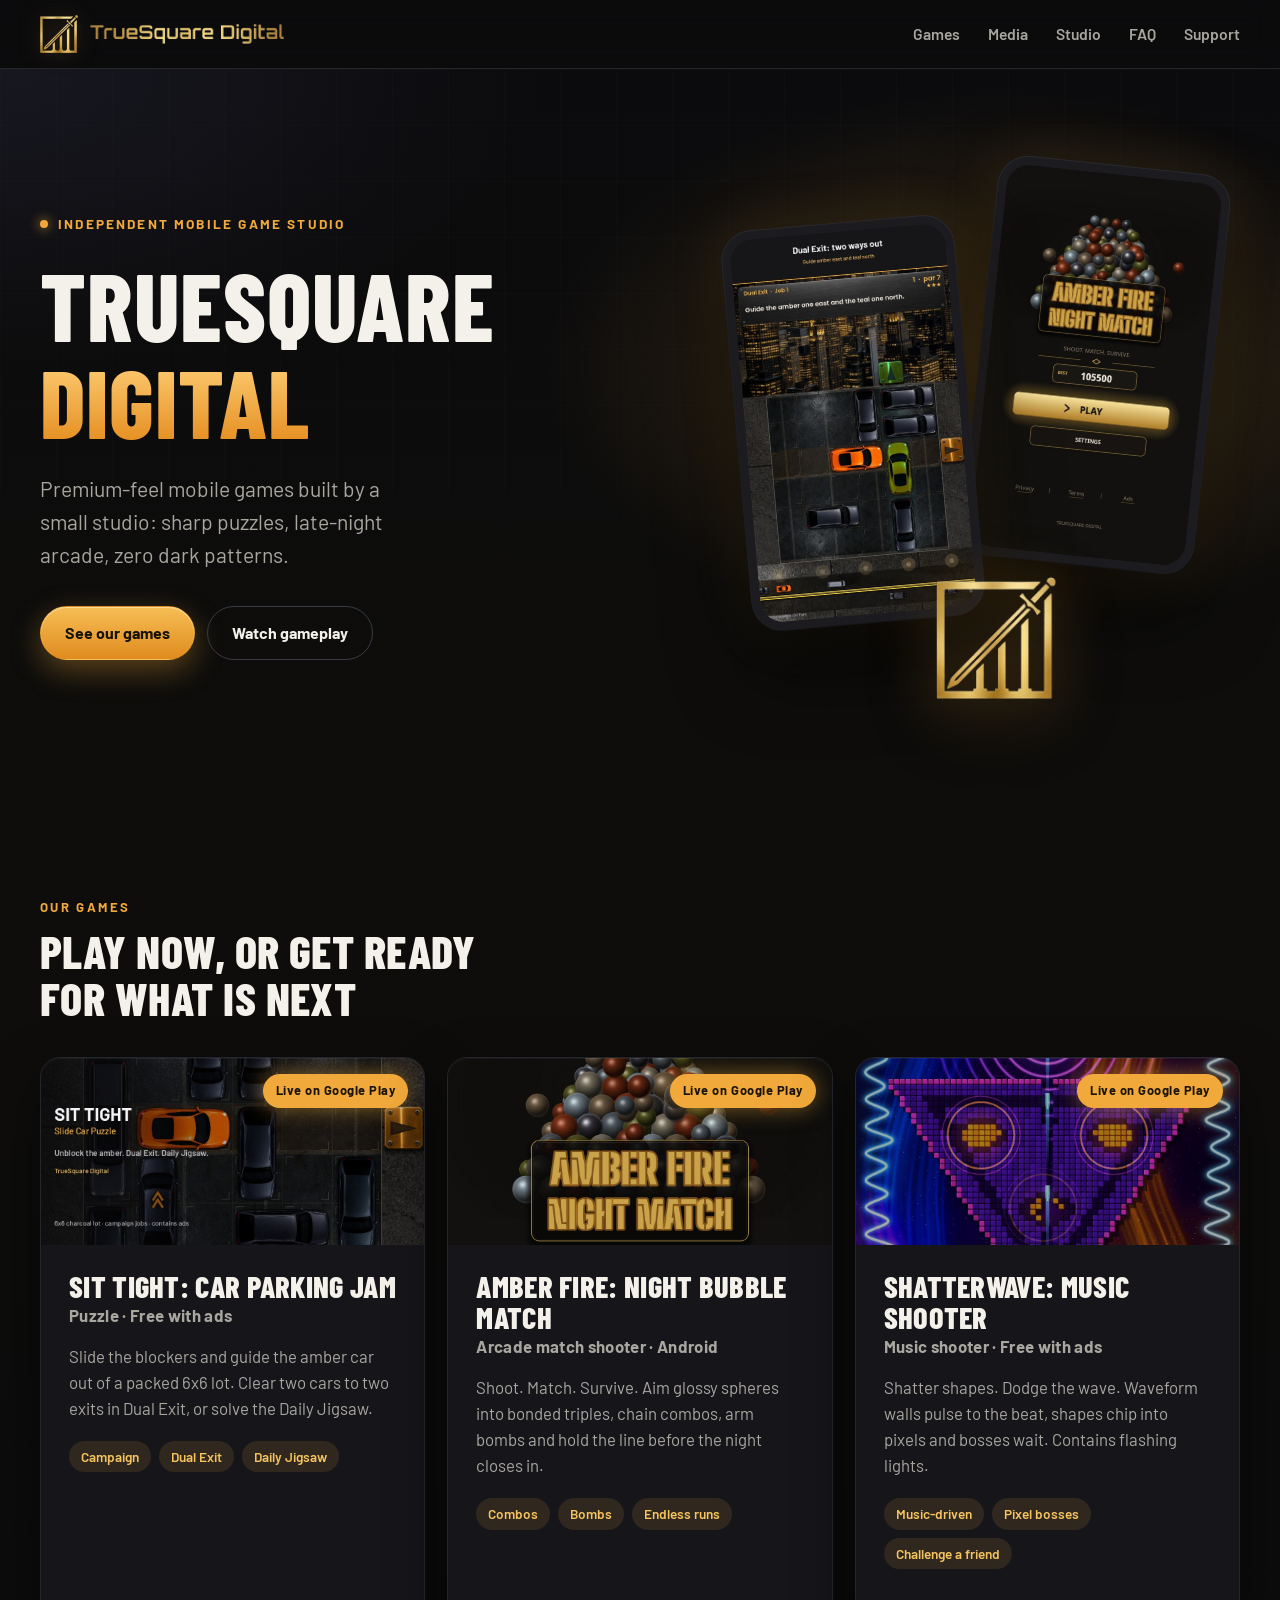
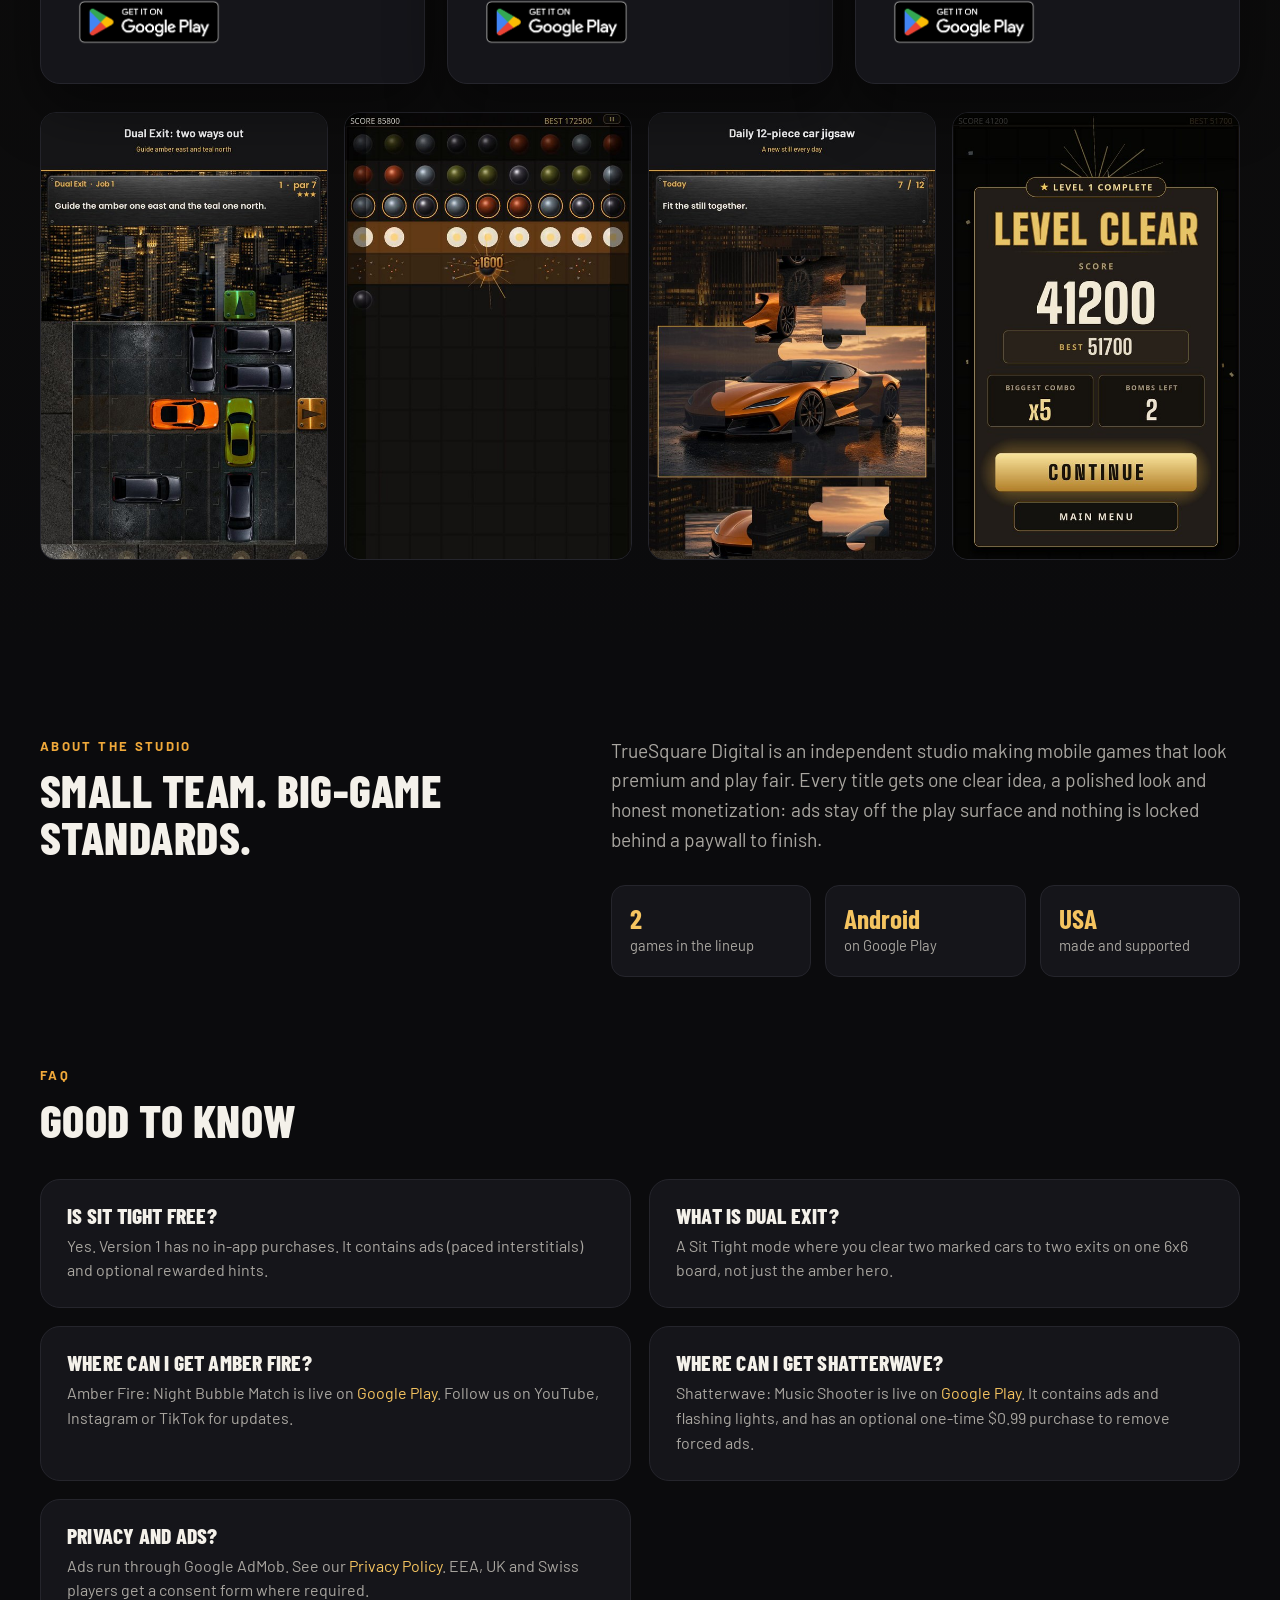
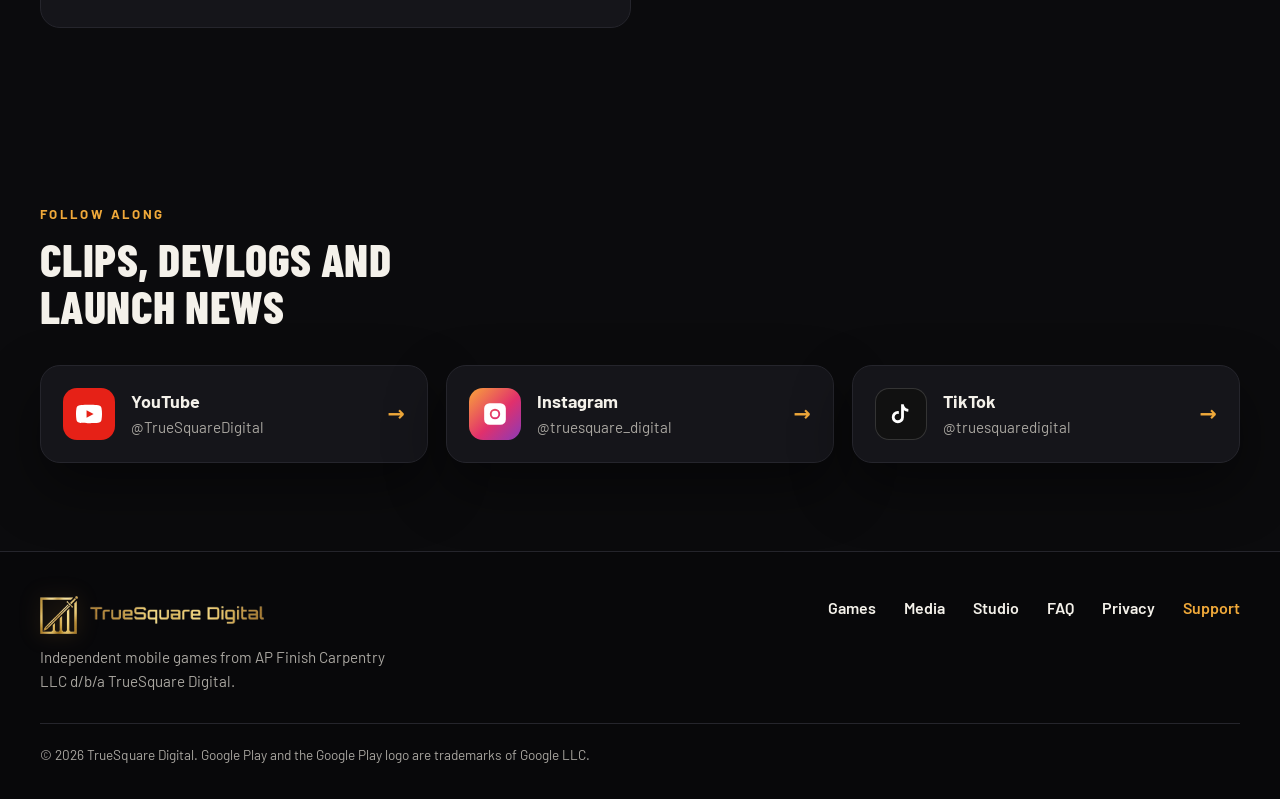
<file: index.html>
<!DOCTYPE html>
<html lang="en">
<head>
<meta charset="utf-8">
<meta name="viewport" content="width=device-width, initial-scale=1">
<title>TrueSquare Digital | Mobile game studio</title>
<meta name="description" content="TrueSquare Digital is an independent mobile game studio. Play Sit Tight: Car Parking Jam, Amber Fire: Night Bubble Match, and Shatterwave: Music Shooter on Google Play.">
<meta name="theme-color" content="#0b0b0d">
<link rel="icon" type="image/png" href="/assets/favicon.png">
<link rel="canonical" href="https://www.truesquaredigital.com/">
<meta property="og:title" content="TrueSquare Digital | Mobile game studio">
<meta property="og:description" content="Independent mobile game studio. Sit Tight: Car Parking Jam, Amber Fire: Night Bubble Match, and Shatterwave: Music Shooter are live on Google Play.">
<meta property="og:type" content="website">
<meta property="og:url" content="https://www.truesquaredigital.com/">
<meta property="og:image" content="https://www.truesquaredigital.com/assets/sittight-og.jpg">
<meta name="twitter:card" content="summary_large_image">
<link rel="preconnect" href="https://fonts.googleapis.com">
<link rel="preconnect" href="https://fonts.gstatic.com" crossorigin>
<link href="https://fonts.googleapis.com/css2?family=Barlow:wght@500;600;700;800&family=Barlow+Condensed:wght@700;800&display=swap" rel="stylesheet">
<link rel="stylesheet" href="/studio.css">
</head>
<body class="A studio-home">
<header class="site-header">
  <div class="wrap nav">
    <a class="brand brand-logo" href="/" aria-label="TrueSquare Digital home"><img class="logo-mark" src="/assets/tsq-logo-mark.png" width="38" height="39" alt=""><img class="logo-word" src="/assets/tsq-wordmark.png" width="450" height="47" alt="TrueSquare Digital"></a>
    <nav class="nav-links" aria-label="Primary">
      <a href="/games/">Games</a>
      <a href="/media/">Media</a>
      <a href="/#studio">Studio</a>
      <a href="/#faq">FAQ</a>
      <a href="/support/">Support</a>
    </nav>
  </div>
</header>

<main>
  <section class="hero">
    <div class="wrap hero-grid">
      <div class="hero-copy">
        <p class="kicker"><span class="dot"></span>Independent mobile game studio</p>
        <h1>TrueSquare <span class="accent">Digital</span></h1>
        <p class="pitch">Premium-feel mobile games built by a small studio: sharp puzzles, late-night arcade, zero dark patterns.</p>
        <div class="hero-cta">
          <a class="btn btn-primary" href="/#games">See our games</a>
          <a class="btn btn-ghost" href="https://www.youtube.com/@TrueSquareDigital" rel="noopener" target="_blank">Watch gameplay</a>
        </div>
      </div>
      <div class="hero-art" aria-hidden="true">
        <div class="phone phone-back"><img src="/assets/amber-title.jpg" alt=""></div>
        <div class="phone phone-front"><img src="/assets/sittight-shot-dual.jpg" alt=""></div>
        <img class="hero-cube hero-logo" src="/assets/tsq-logo-mark.png" width="251" height="256" alt="">
      </div>
    </div>
  </section>

  <section class="section" id="games">
    <div class="wrap">
      <div class="section-head">
        <p class="eyebrow">Our games</p>
        <h2>Play now, or get ready for what is next</h2>
      </div>
      <div class="games-grid three">
        <article class="game-card">
          <div class="game-media">
            <img src="/assets/sittight-feature.jpg" width="1024" height="500" alt="Sit Tight: Car Parking Jam key art, amber car on a night parking lot">
            <span class="status status-live">Live on Google Play</span>
          </div>
          <div class="game-body">
            <h3>Sit Tight: Car Parking Jam</h3>
            <p class="genre">Puzzle · Free with ads</p>
            <p>Slide the blockers and guide the amber car out of a packed 6x6 lot. Clear two cars to two exits in Dual Exit, or solve the Daily Jigsaw.</p>
            <ul class="tags"><li>Campaign</li><li>Dual Exit</li><li>Daily Jigsaw</li></ul>
            <div class="game-cta">
              <a class="play-badge" href="https://play.google.com/store/apps/details?id=com.truesquare.sittight&referrer=utm_source%3Dwebsite%26utm_medium%3Dweb%26utm_campaign%3Dtsq_organic" rel="noopener" target="_blank"><img src="/assets/google-play-badge.png" width="646" height="250" alt="Get it on Google Play"></a>
            </div>
          </div>
        </article>

        <article class="game-card">
          <div class="game-media">
            <img src="/assets/amber-wide.jpg" width="1080" height="700" alt="Amber Fire: Night Bubble Match title screen, a pyramid of glossy spheres">
            <span class="status status-live">Live on Google Play</span>
          </div>
          <div class="game-body">
            <h3>Amber Fire: Night Bubble Match</h3>
            <p class="genre">Arcade match shooter · Android</p>
            <p>Shoot. Match. Survive. Aim glossy spheres into bonded triples, chain combos, arm bombs and hold the line before the night closes in.</p>
            <ul class="tags"><li>Combos</li><li>Bombs</li><li>Endless runs</li></ul>
            <div class="game-cta">
              <a class="play-badge" href="https://play.google.com/store/apps/details?id=com.truesquare.amberfire&referrer=utm_source%3Dwebsite%26utm_medium%3Dweb%26utm_campaign%3Dtsq_organic" rel="noopener" target="_blank"><img src="/assets/google-play-badge.png" width="646" height="250" alt="Get Amber Fire on Google Play"></a>
            </div>
          </div>
        </article>

        <!-- Launch 2026-11-19 (0.1.8). Merge only when the Play listing is live. -->
        <article class="game-card">
          <div class="game-media">
            <img src="/assets/shatterwave-card.jpg" width="1024" height="500" alt="Shatterwave: Music Shooter, a pixel boss above glowing waveform walls">
            <span class="status status-live">Live on Google Play</span>
          </div>
          <div class="game-body">
            <h3>Shatterwave: Music Shooter</h3>
            <p class="genre">Music shooter · Free with ads</p>
            <p>Shatter shapes. Dodge the wave. Waveform walls pulse to the beat, shapes chip into pixels and bosses wait. Contains flashing lights.</p>
            <ul class="tags"><li>Music-driven</li><li>Pixel bosses</li><li>Challenge a friend</li></ul>
            <div class="game-cta">
              <a class="play-badge" href="https://play.google.com/store/apps/details?id=com.truesquare.shatterwave&referrer=utm_source%3Dwebsite%26utm_medium%3Dweb%26utm_campaign%3Dtsq_organic" rel="noopener" target="_blank"><img src="/assets/google-play-badge.png" width="646" height="250" alt="Get Shatterwave on Google Play"></a>
            </div>
          </div>
        </article>
      </div>
      <div class="strip">
        <img src="/assets/sittight-shot-dual.jpg" alt="Sit Tight Dual Exit screen">
        <img src="/assets/amber-carpet.jpg" alt="Amber Fire in-game board">
        <img src="/assets/sittight-shot-jigsaw.jpg" alt="Sit Tight Daily Jigsaw screen">
        <img src="/assets/amber-clear.jpg" alt="Amber Fire level clear screen">
      </div>
    </div>
  </section>

  <section class="section" id="studio">
    <div class="wrap about-grid">
      <div>
        <p class="eyebrow">About the studio</p>
        <h2>Small team. Big-game standards.</h2>
      </div>
      <div class="about-copy">
        <p>TrueSquare Digital is an independent studio making mobile games that look premium and play fair. Every title gets one clear idea, a polished look and honest monetization: ads stay off the play surface and nothing is locked behind a paywall to finish.</p>
        <ul class="facts">
          <li><strong>2</strong><span>games in the lineup</span></li>
          <li><strong>Android</strong><span>on Google Play</span></li>
          <li><strong>USA</strong><span>made and supported</span></li>
        </ul>
      </div>
    </div>
  </section>

  <section class="section" id="faq">
    <div class="wrap">
      <div class="section-head">
        <p class="eyebrow">FAQ</p>
        <h2>Good to know</h2>
      </div>
      <div class="faq-grid">
        <article class="faq"><h3>Is Sit Tight free?</h3><p>Yes. Version 1 has no in-app purchases. It contains ads (paced interstitials) and optional rewarded hints.</p></article>
        <article class="faq"><h3>What is Dual Exit?</h3><p>A Sit Tight mode where you clear two marked cars to two exits on one 6x6 board, not just the amber hero.</p></article>
        <article class="faq"><h3>Where can I get Amber Fire?</h3><p>Amber Fire: Night Bubble Match is live on <a href="https://play.google.com/store/apps/details?id=com.truesquare.amberfire&referrer=utm_source%3Dwebsite%26utm_medium%3Dweb%26utm_campaign%3Dtsq_organic" rel="noopener" target="_blank">Google Play</a>. Follow us on YouTube, Instagram or TikTok for updates.</p></article>
        <article class="faq"><h3>Where can I get Shatterwave?</h3><p>Shatterwave: Music Shooter is live on <a href="https://play.google.com/store/apps/details?id=com.truesquare.shatterwave&referrer=utm_source%3Dwebsite%26utm_medium%3Dweb%26utm_campaign%3Dtsq_organic" rel="noopener" target="_blank">Google Play</a>. It contains ads and flashing lights, and has an optional one-time $0.99 purchase to remove forced ads.</p></article>
        <article class="faq"><h3>Privacy and ads?</h3><p>Ads run through Google AdMob. See our <a href="/privacy-policy/">Privacy Policy</a>. EEA, UK and Swiss players get a consent form where required.</p></article>
      </div>
    </div>
  </section>

  <section class="section" id="follow">
    <div class="wrap">
      <div class="section-head">
        <p class="eyebrow">Follow along</p>
        <h2>Clips, devlogs and launch news</h2>
      </div>
      <div class="socials">
        <a class="social-card" href="https://www.youtube.com/@TrueSquareDigital" rel="noopener" target="_blank">
          <span class="s-icon yt"><svg viewBox="0 0 24 24"><path d="M23.5 6.2a3 3 0 0 0-2.1-2.1C19.5 3.5 12 3.5 12 3.5s-7.5 0-9.4.6A3 3 0 0 0 .5 6.2 31.5 31.5 0 0 0 0 12a31.5 31.5 0 0 0 .5 5.8 3 3 0 0 0 2.1 2.1c1.9.6 9.4.6 9.4.6s7.5 0 9.4-.6a3 3 0 0 0 2.1-2.1A31.5 31.5 0 0 0 24 12a31.5 31.5 0 0 0-.5-5.8zM9.75 15.5v-7l6.5 3.5-6.5 3.5z"/></svg></span>
          <span class="s-text"><strong>YouTube</strong><span>@TrueSquareDigital</span></span><span class="arrow">→</span>
        </a>
        <a class="social-card" href="https://www.instagram.com/truesquare_digital/" rel="noopener" target="_blank">
          <span class="s-icon ig"><svg viewBox="0 0 24 24"><path d="M7 2h10a5 5 0 0 1 5 5v10a5 5 0 0 1-5 5H7a5 5 0 0 1-5-5V7a5 5 0 0 1 5-5zm5 5.2A4.8 4.8 0 1 0 16.8 12 4.8 4.8 0 0 0 12 7.2zm0 7.9A3.1 3.1 0 1 1 15.1 12 3.1 3.1 0 0 1 12 15.1zm6.2-8.9a1.15 1.15 0 1 1-1.15-1.15A1.15 1.15 0 0 1 18.2 6.2z"/></svg></span>
          <span class="s-text"><strong>Instagram</strong><span>@truesquare_digital</span></span><span class="arrow">→</span>
        </a>
        <a class="social-card" href="https://www.tiktok.com/@truesquaredigital" rel="noopener" target="_blank">
          <span class="s-icon tt"><svg viewBox="0 0 24 24"><path d="M14.5 3c.4 2.4 1.9 4.1 4.3 4.4v2.4c-1.5.1-2.9-.4-4.1-1.3v6.4a5.6 5.6 0 1 1-5.6-5.6c.3 0 .6 0 .9.1v2.6a3 3 0 1 0 2.1 2.9V3h2.4z"/></svg></span>
          <span class="s-text"><strong>TikTok</strong><span>@truesquaredigital</span></span><span class="arrow">→</span>
        </a>
      </div>
    </div>
  </section>
</main>

<footer class="site-footer">
  <div class="wrap footer-grid">
    <div class="f-brand">
      <a class="brand brand-logo" href="/" aria-label="TrueSquare Digital home"><img class="logo-mark" src="/assets/tsq-logo-mark.png" width="38" height="39" alt=""><img class="logo-word" src="/assets/tsq-wordmark.png" width="450" height="47" alt="TrueSquare Digital"></a>
      <p>Independent mobile games from AP Finish Carpentry LLC d/b/a TrueSquare Digital.</p>
    </div>
    <nav class="f-links" aria-label="Footer">
      <a href="/games/">Games</a>
      <a href="/media/">Media</a>
      <a href="/#studio">Studio</a>
      <a href="/#faq">FAQ</a>
      <a href="/privacy-policy/">Privacy</a>
      <a href="/support/">Support</a>
    </nav>
  </div>
  <div class="wrap f-legal">© 2026 TrueSquare Digital. Google Play and the Google Play logo are trademarks of Google LLC.</div>
</footer>
</body>
</html>
</file>
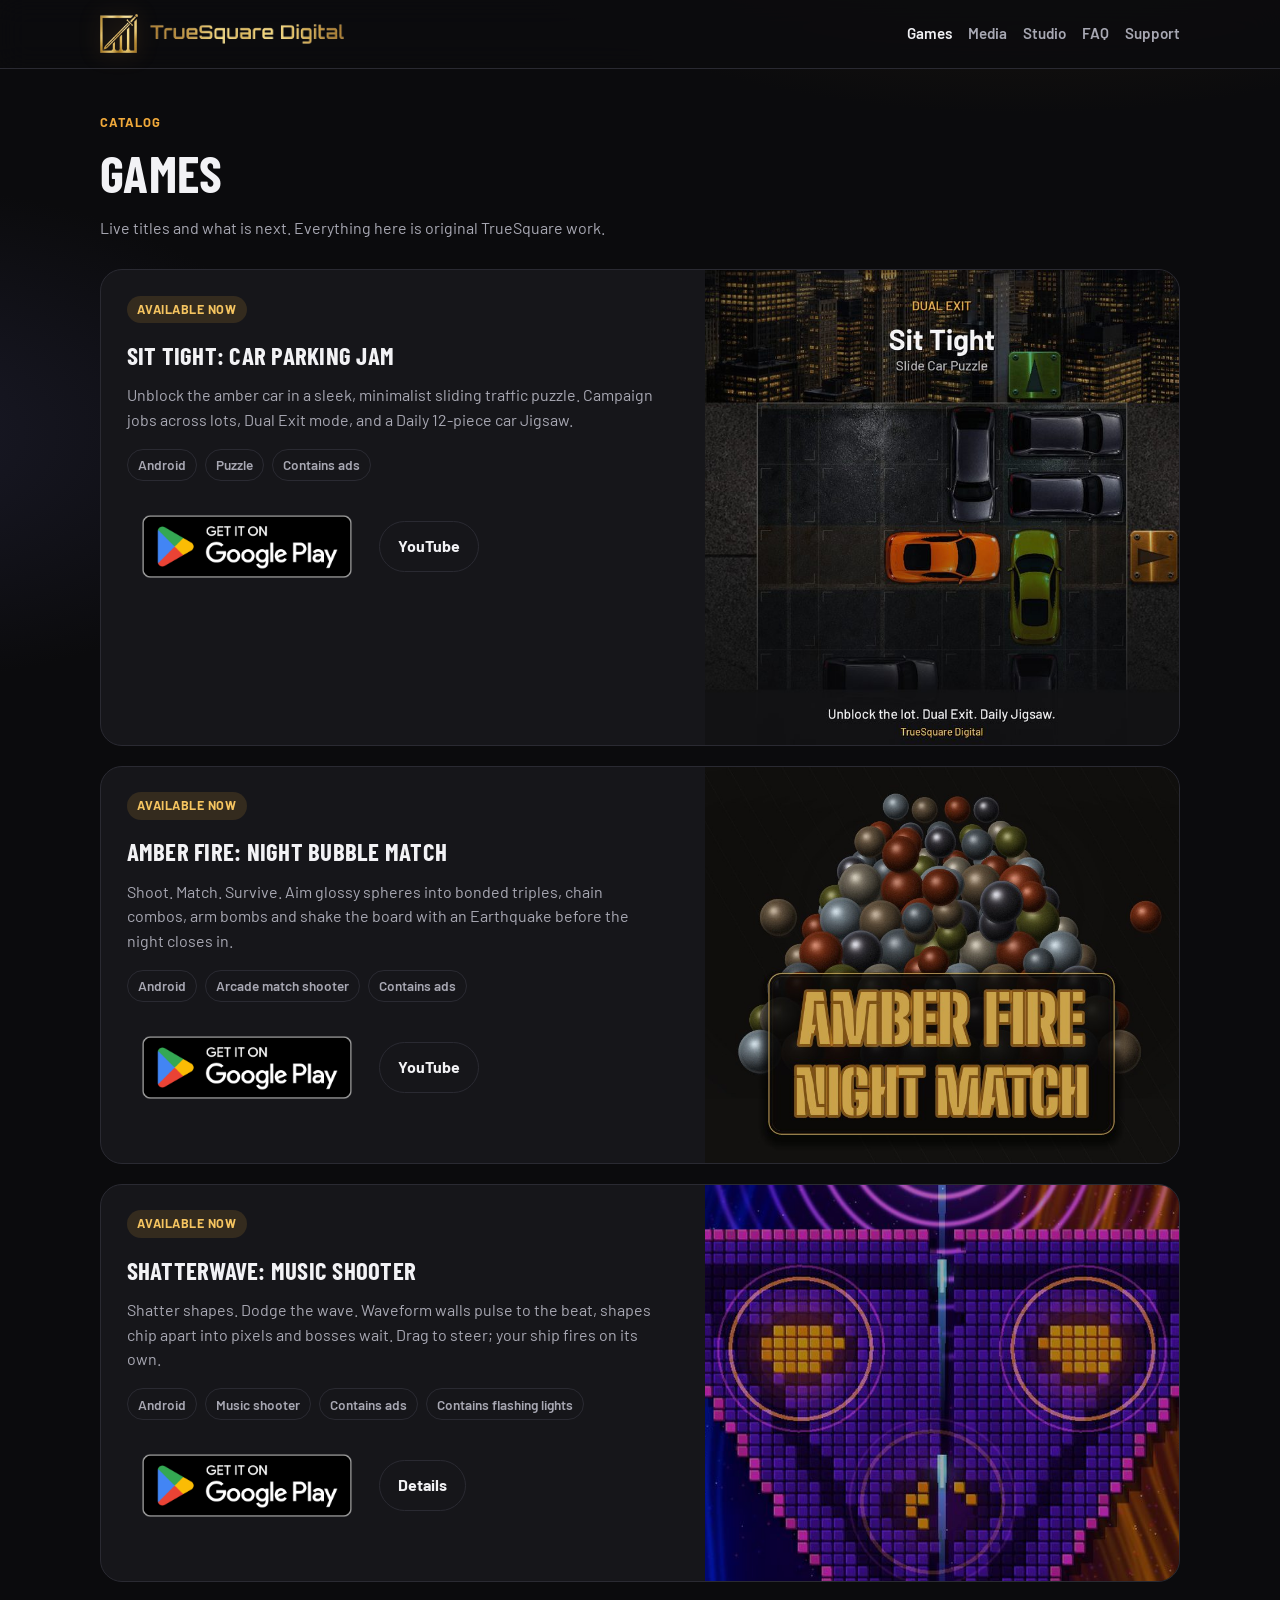
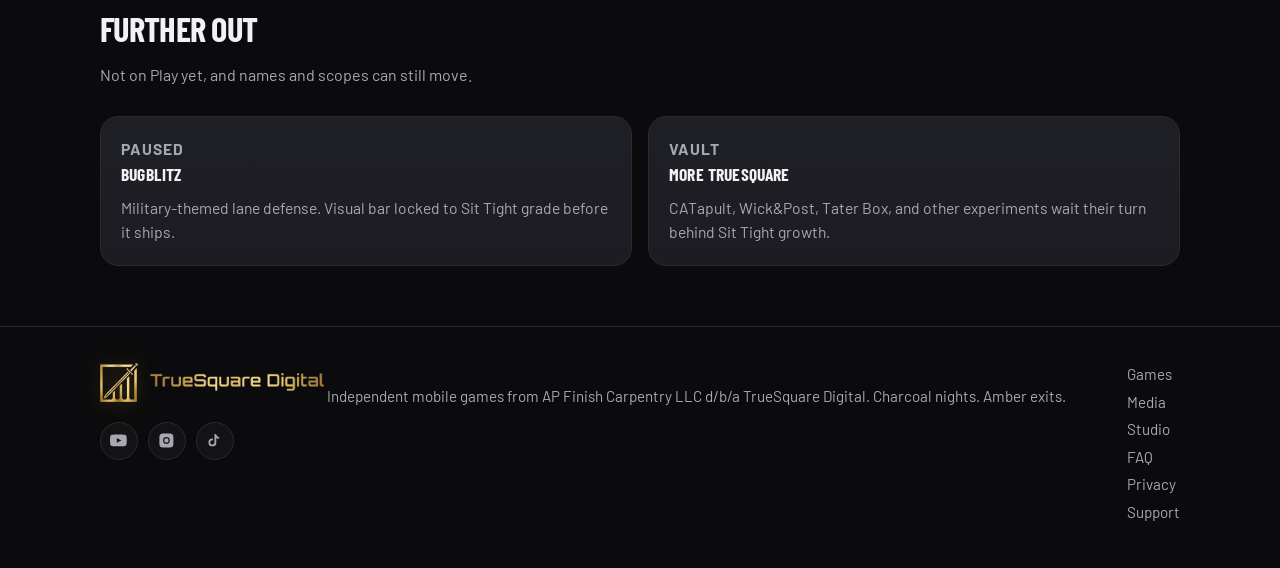
<file: games/index.html>
<!DOCTYPE html>
<html lang="en">
<head>
<meta charset="utf-8">
<meta name="viewport" content="width=device-width, initial-scale=1">
<title>Games | TrueSquare Digital</title>
<meta name="description" content="Sit Tight: Car Parking Jam is live. Amber Fire: Night Bubble Match is live too. Shatterwave: Music Shooter is live too.">
<meta name="theme-color" content="#0b0b0d">
<link rel="icon" type="image/png" href="/assets/favicon.png">
<link rel="canonical" href="https://www.truesquaredigital.com/games/">
<meta property="og:title" content="Games | TrueSquare Digital">
<meta property="og:description" content="Sit Tight: Car Parking Jam is live. Amber Fire: Night Bubble Match is live too. Shatterwave: Music Shooter is live too.">
<meta property="og:type" content="website">
<meta property="og:url" content="https://www.truesquaredigital.com/games/">
<meta property="og:image" content="https://www.truesquaredigital.com/assets/sittight-og.jpg">
<meta name="twitter:card" content="summary_large_image">
<link rel="preconnect" href="https://fonts.googleapis.com">
<link rel="preconnect" href="https://fonts.gstatic.com" crossorigin>
<link href="https://fonts.googleapis.com/css2?family=Barlow:wght@500;600;700;800&family=Barlow+Condensed:wght@700;800&display=swap" rel="stylesheet">
<link rel="stylesheet" href="/styles.css">
</head>
<body>
<header class="site-header">
  <div class="wrap nav">
    <a class="brand brand-logo" href="/" aria-label="TrueSquare Digital home"><img class="brand-mark logo-mark" src="/assets/tsq-logo-mark.png" width="38" height="39" alt=""><img class="logo-word" src="/assets/tsq-wordmark.png" width="450" height="47" alt="TrueSquare Digital"></a>
    <nav class="nav-links" aria-label="Primary">
      <a href="/games/" aria-current="page">Games</a>
      <a href="/media/">Media</a>
      <a href="/#studio">Studio</a>
      <a href="/#faq">FAQ</a>
      <a href="/support/">Support</a>
    </nav>
  </div>
</header>
<main class="wrap section">
  <p class="kicker">Catalog</p>
  <h1>Games</h1>
  <p class="section-intro">Live titles and what is next. Everything here is original TrueSquare work.</p>

  <article class="game-feature" style="margin-bottom:1.25rem">
    <div class="game-copy">
      <span class="pill">Available now</span>
      <h3>Sit Tight: Car Parking Jam</h3>
      <p class="game-meta">Unblock the amber car in a sleek, minimalist sliding traffic puzzle. Campaign jobs across lots, Dual Exit mode, and a Daily 12-piece car Jigsaw.</p>
      <div class="tags">
        <span class="tag">Android</span>
        <span class="tag">Puzzle</span>
        <span class="tag">Contains ads</span>
      </div>
      <div class="hero-cta">
        <a class="play-badge" href="https://play.google.com/store/apps/details?id=com.truesquare.sittight&referrer=utm_source%3Dwebsite%26utm_medium%3Dweb%26utm_campaign%3Dtsq_organic" rel="noopener" target="_blank"><img src="/assets/google-play-badge.png" width="240" height="93" alt="Get it on Google Play"></a>
        <a class="btn btn-ghost" href="https://www.youtube.com/@TrueSquareDigital" rel="noopener" target="_blank">YouTube</a>
      </div>
    </div>
    <div class="game-media">
      <img src="/assets/sittight-card.jpg" alt="Sit Tight Dual Exit board">
    </div>
  </article>

  <article class="game-feature" style="margin-bottom:1.25rem">
    <div class="game-copy">
      <span class="pill">Available now</span>
      <h3>Amber Fire: Night Bubble Match</h3>
      <p class="game-meta">Shoot. Match. Survive. Aim glossy spheres into bonded triples, chain combos, arm bombs and shake the board with an Earthquake before the night closes in.</p>
      <div class="tags">
        <span class="tag">Android</span>
        <span class="tag">Arcade match shooter</span>
        <span class="tag">Contains ads</span>
      </div>
      <div class="hero-cta">
        <a class="play-badge" href="https://play.google.com/store/apps/details?id=com.truesquare.amberfire&referrer=utm_source%3Dwebsite%26utm_medium%3Dweb%26utm_campaign%3Dtsq_organic" rel="noopener" target="_blank"><img src="/assets/google-play-badge.png" width="240" height="93" alt="Get Amber Fire on Google Play"></a>
        <a class="btn btn-ghost" href="https://www.youtube.com/@TrueSquareDigital" rel="noopener" target="_blank">YouTube</a>
      </div>
    </div>
    <div class="game-media">
      <img src="/assets/amber-wide.jpg" width="1080" height="700" alt="Amber Fire: Night Bubble Match title screen, a pyramid of glossy spheres">
    </div>
  </article>

  <!-- Launch 2026-11-19 (0.1.8). Merge only when the Play listing is live, or the badge link will 404. -->
  <article class="game-feature" style="margin-bottom:1.25rem" id="shatterwave">
    <div class="game-copy">
      <span class="pill">Available now</span>
      <h3>Shatterwave: Music Shooter</h3>
      <p class="game-meta">Shatter shapes. Dodge the wave. Waveform walls pulse to the beat, shapes chip apart into pixels and bosses wait. Drag to steer; your ship fires on its own.</p>
      <div class="tags">
        <span class="tag">Android</span>
        <span class="tag">Music shooter</span>
        <span class="tag">Contains ads</span>
        <span class="tag">Contains flashing lights</span>
      </div>
      <div class="hero-cta">
        <a class="play-badge" href="https://play.google.com/store/apps/details?id=com.truesquare.shatterwave&referrer=utm_source%3Dwebsite%26utm_medium%3Dweb%26utm_campaign%3Dtsq_organic" rel="noopener" target="_blank"><img src="/assets/google-play-badge.png" width="240" height="93" alt="Get Shatterwave on Google Play"></a>
        <a class="btn btn-ghost" href="/games/shatterwave/">Details</a>
      </div>
    </div>
    <div class="game-media">
      <img src="/assets/shatterwave-card.jpg" width="1024" height="500" alt="Shatterwave: Music Shooter, a pixel boss above glowing waveform walls">
    </div>
  </article>

  <h2>Further out</h2>
  <p class="section-intro">Not on Play yet, and names and scopes can still move.</p>
  <div class="coming">
    <article class="card"><p class="muted-label">Paused</p><h3>BugBlitz</h3><p>Military-themed lane defense. Visual bar locked to Sit Tight grade before it ships.</p></article>
    <article class="card"><p class="muted-label">Vault</p><h3>More TrueSquare</h3><p>CATapult, Wick&amp;Post, Tater Box, and other experiments wait their turn behind Sit Tight growth.</p></article>
  </div>
</main>
<footer class="site-footer">
  <div class="wrap footer-grid">
    <div>
      <a class="brand brand-logo footer-logo" href="/" aria-label="TrueSquare Digital home"><img class="logo-mark" src="/assets/tsq-logo-mark.png" width="38" height="39" alt=""><img class="logo-word" src="/assets/tsq-wordmark.png" width="450" height="47" alt="TrueSquare Digital"></a>
      Independent mobile games from AP Finish Carpentry LLC d/b/a TrueSquare Digital.
      Charcoal nights. Amber exits.
      <div class="social-row" aria-label="Social links">
        <a class="social" href="https://www.youtube.com/@TrueSquareDigital" rel="noopener" target="_blank" title="YouTube" aria-label="YouTube">
          <svg viewBox="0 0 24 24" aria-hidden="true"><path d="M23.5 6.2a3 3 0 0 0-2.1-2.1C19.5 3.5 12 3.5 12 3.5s-7.5 0-9.4.6A3 3 0 0 0 .5 6.2 31.5 31.5 0 0 0 0 12a31.5 31.5 0 0 0 .5 5.8 3 3 0 0 0 2.1 2.1c1.9.6 9.4.6 9.4.6s7.5 0 9.4-.6a3 3 0 0 0 2.1-2.1A31.5 31.5 0 0 0 24 12a31.5 31.5 0 0 0-.5-5.8zM9.75 15.5v-7l6.5 3.5-6.5 3.5z"/></svg>
        </a>
        <a class="social" href="https://www.instagram.com/truesquare_digital/" rel="noopener" target="_blank" title="Instagram" aria-label="Instagram">
          <svg viewBox="0 0 24 24" aria-hidden="true"><path d="M7 2h10a5 5 0 0 1 5 5v10a5 5 0 0 1-5 5H7a5 5 0 0 1-5-5V7a5 5 0 0 1 5-5zm5 5.2A4.8 4.8 0 1 0 16.8 12 4.8 4.8 0 0 0 12 7.2zm0 7.9A3.1 3.1 0 1 1 15.1 12 3.1 3.1 0 0 1 12 15.1zm6.2-8.9a1.15 1.15 0 1 1-1.15-1.15A1.15 1.15 0 0 1 18.2 6.2z"/></svg>
        </a>
        <a class="social" href="https://www.tiktok.com/@truesquaredigital" rel="noopener" target="_blank" title="TikTok" aria-label="TikTok">
          <svg viewBox="0 0 24 24" aria-hidden="true"><path d="M14.5 3c.4 2.4 1.9 4.1 4.3 4.4v2.4c-1.5.1-2.9-.4-4.1-1.3v6.4a5.6 5.6 0 1 1-5.6-5.6c.3 0 .6 0 .9.1v2.6a3 3 0 1 0 2.1 2.9V3h2.4z"/></svg>
        </a>
      </div>
    </div>
    <nav aria-label="Footer">
      <a href="/games/">Games</a>
      <a href="/media/">Media</a>
      <a href="/#studio">Studio</a>
      <a href="/#faq">FAQ</a>
      <a href="/privacy-policy/">Privacy</a>
      <a href="/support/">Support</a>
    </nav>
  </div>
</footer>
</body>
</html>
</file>
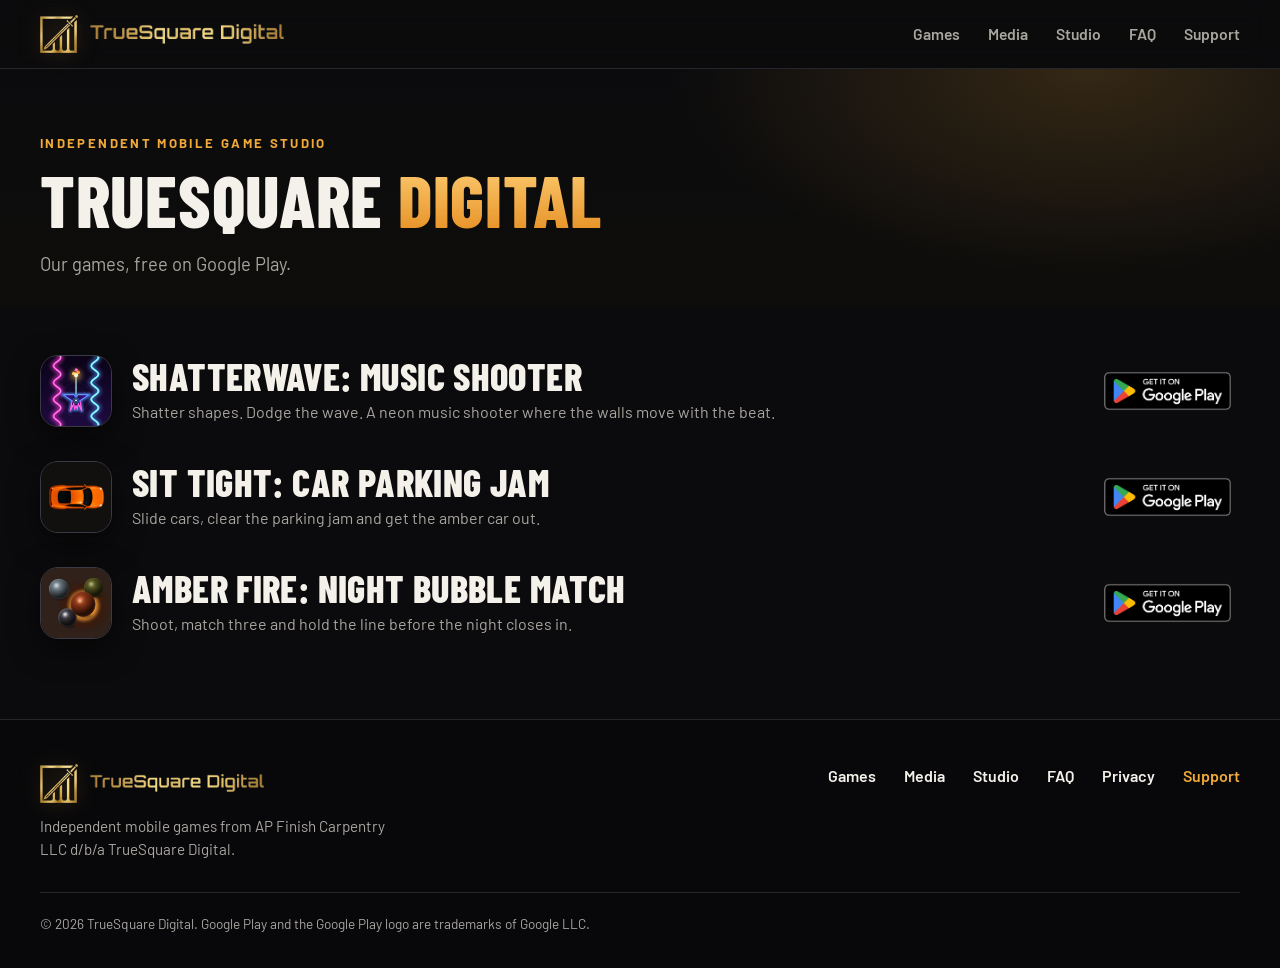
<file: ig/index.html>
<!DOCTYPE html>
<html lang="en">
<head>
<meta charset="utf-8">
<meta name="viewport" content="width=device-width, initial-scale=1">
<title>TrueSquare Digital | Instagram</title>
<meta name="description" content="Play Shatterwave, Sit Tight: Car Parking Jam and Amber Fire: Night Bubble Match from TrueSquare Digital, free on Google Play.">
<meta name="robots" content="noindex">
<meta name="theme-color" content="#0b0b0d">
<link rel="icon" type="image/png" href="/assets/favicon.png">
<meta property="og:title" content="TrueSquare Digital | Instagram">
<meta property="og:description" content="Play Shatterwave, Sit Tight: Car Parking Jam and Amber Fire: Night Bubble Match from TrueSquare Digital, free on Google Play.">
<meta property="og:type" content="website">
<meta property="og:url" content="https://www.truesquaredigital.com/ig/">
<meta property="og:image" content="https://www.truesquaredigital.com/assets/sittight-og.jpg">
<meta name="twitter:card" content="summary_large_image">
<link rel="preconnect" href="https://fonts.googleapis.com">
<link rel="preconnect" href="https://fonts.gstatic.com" crossorigin>
<link href="https://fonts.googleapis.com/css2?family=Barlow:wght@500;600;700;800&family=Barlow+Condensed:wght@700;800&display=swap" rel="stylesheet">
<link rel="stylesheet" href="/studio.css">
<link rel="stylesheet" href="/media/media.css">
</head>
<body class="A">
<header class="site-header">
  <div class="wrap nav">
    <a class="brand brand-logo" href="/" aria-label="TrueSquare Digital home"><img class="logo-mark" src="/assets/tsq-logo-mark.png" width="38" height="39" alt=""><img class="logo-word" src="/assets/tsq-wordmark.png" width="450" height="47" alt="TrueSquare Digital"></a>
    <nav class="nav-links" aria-label="Primary">
      <a href="/games/">Games</a>
      <a href="/media/">Media</a>
      <a href="/#studio">Studio</a>
      <a href="/#faq">FAQ</a>
      <a href="/support/">Support</a>
    </nav>
  </div>
</header>
<main>
<section class="media-head"><div class="wrap">
  <p class="eyebrow">Independent mobile game studio</p>
  <h1>TrueSquare <span class="accent">Digital</span></h1>
  <p class="lede">Our games, free on Google Play.</p>
</div></section>
<section class="clip-section">
<div class="wrap game-bar"><img class="g-icon" src="/assets/shatterwave-icon.png" alt=""><div class="g-text"><h2>Shatterwave: Music Shooter</h2><p>Shatter shapes. Dodge the wave. A neon music shooter where the walls move with the beat.</p></div><a class="play-badge" href="https://play.google.com/store/apps/details?id=com.truesquare.shatterwave&referrer=utm_source%3Dinstagram%26utm_medium%3Dsocial%26utm_campaign%3Dtsq_organic" rel="noopener" target="_blank"><img src="/assets/google-play-badge.png" width="646" height="250" alt="Get it on Google Play"></a></div>
<div class="wrap game-bar"><img class="g-icon" src="/assets/sittight-icon.png" alt=""><div class="g-text"><h2>Sit Tight: Car Parking Jam</h2><p>Slide cars, clear the parking jam and get the amber car out.</p></div><a class="play-badge" href="https://play.google.com/store/apps/details?id=com.truesquare.sittight&referrer=utm_source%3Dinstagram%26utm_medium%3Dsocial%26utm_campaign%3Dtsq_organic" rel="noopener" target="_blank"><img src="/assets/google-play-badge.png" width="646" height="250" alt="Get it on Google Play"></a></div>
<div class="wrap game-bar"><img class="g-icon" src="/assets/amber-icon.png" alt=""><div class="g-text"><h2>Amber Fire: Night Bubble Match</h2><p>Shoot, match three and hold the line before the night closes in.</p></div><a class="play-badge" href="https://play.google.com/store/apps/details?id=com.truesquare.amberfire&referrer=utm_source%3Dinstagram%26utm_medium%3Dsocial%26utm_campaign%3Dtsq_organic" rel="noopener" target="_blank"><img src="/assets/google-play-badge.png" width="646" height="250" alt="Get it on Google Play"></a></div>
</section>
</main>
<footer class="site-footer">
  <div class="wrap footer-grid">
    <div class="f-brand">
      <a class="brand brand-logo" href="/" aria-label="TrueSquare Digital home"><img class="logo-mark" src="/assets/tsq-logo-mark.png" width="38" height="39" alt=""><img class="logo-word" src="/assets/tsq-wordmark.png" width="450" height="47" alt="TrueSquare Digital"></a>
      <p>Independent mobile games from AP Finish Carpentry LLC d/b/a TrueSquare Digital.</p>
    </div>
    <nav class="f-links" aria-label="Footer">
      <a href="/games/">Games</a>
      <a href="/media/">Media</a>
      <a href="/#studio">Studio</a>
      <a href="/#faq">FAQ</a>
      <a href="/privacy-policy/">Privacy</a>
      <a href="/support/">Support</a>
    </nav>
  </div>
  <div class="wrap f-legal">© 2026 TrueSquare Digital. Google Play and the Google Play logo are trademarks of Google LLC.</div>
</footer>
</body>
</html>
</file>
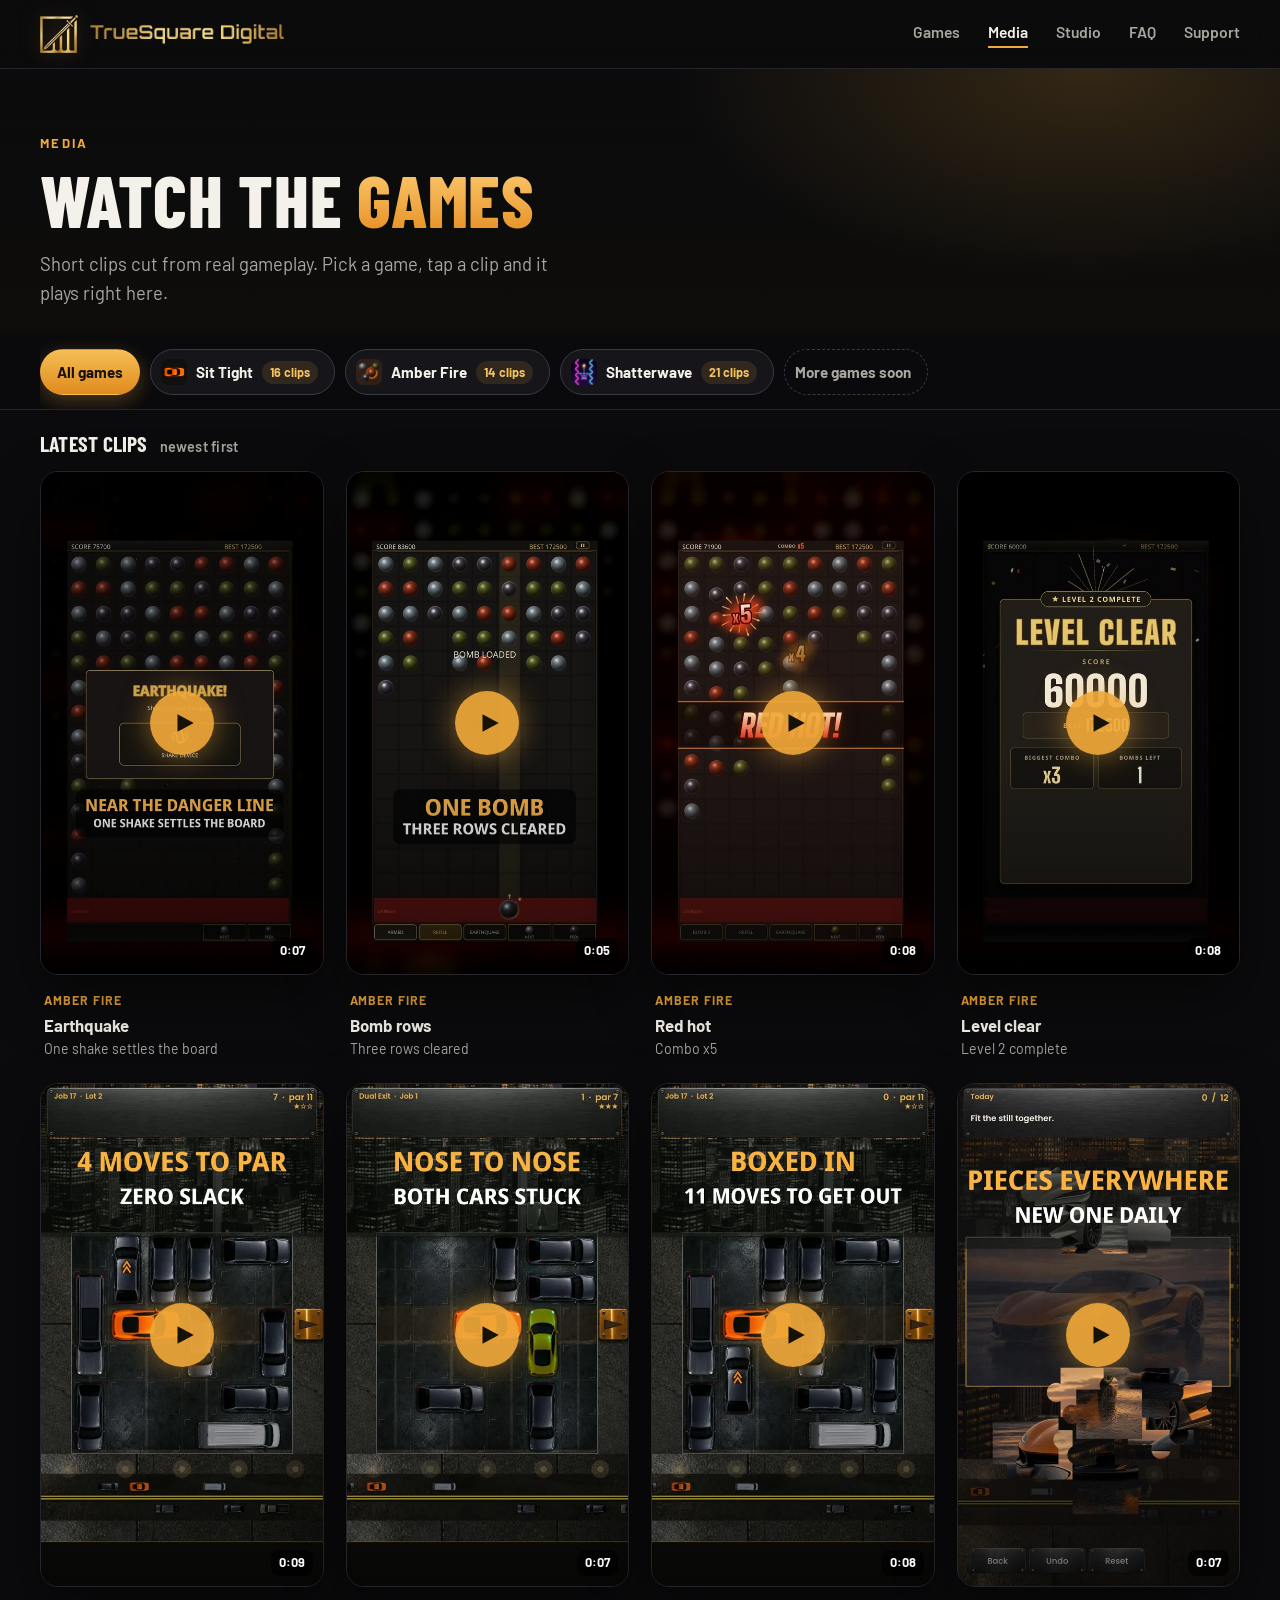
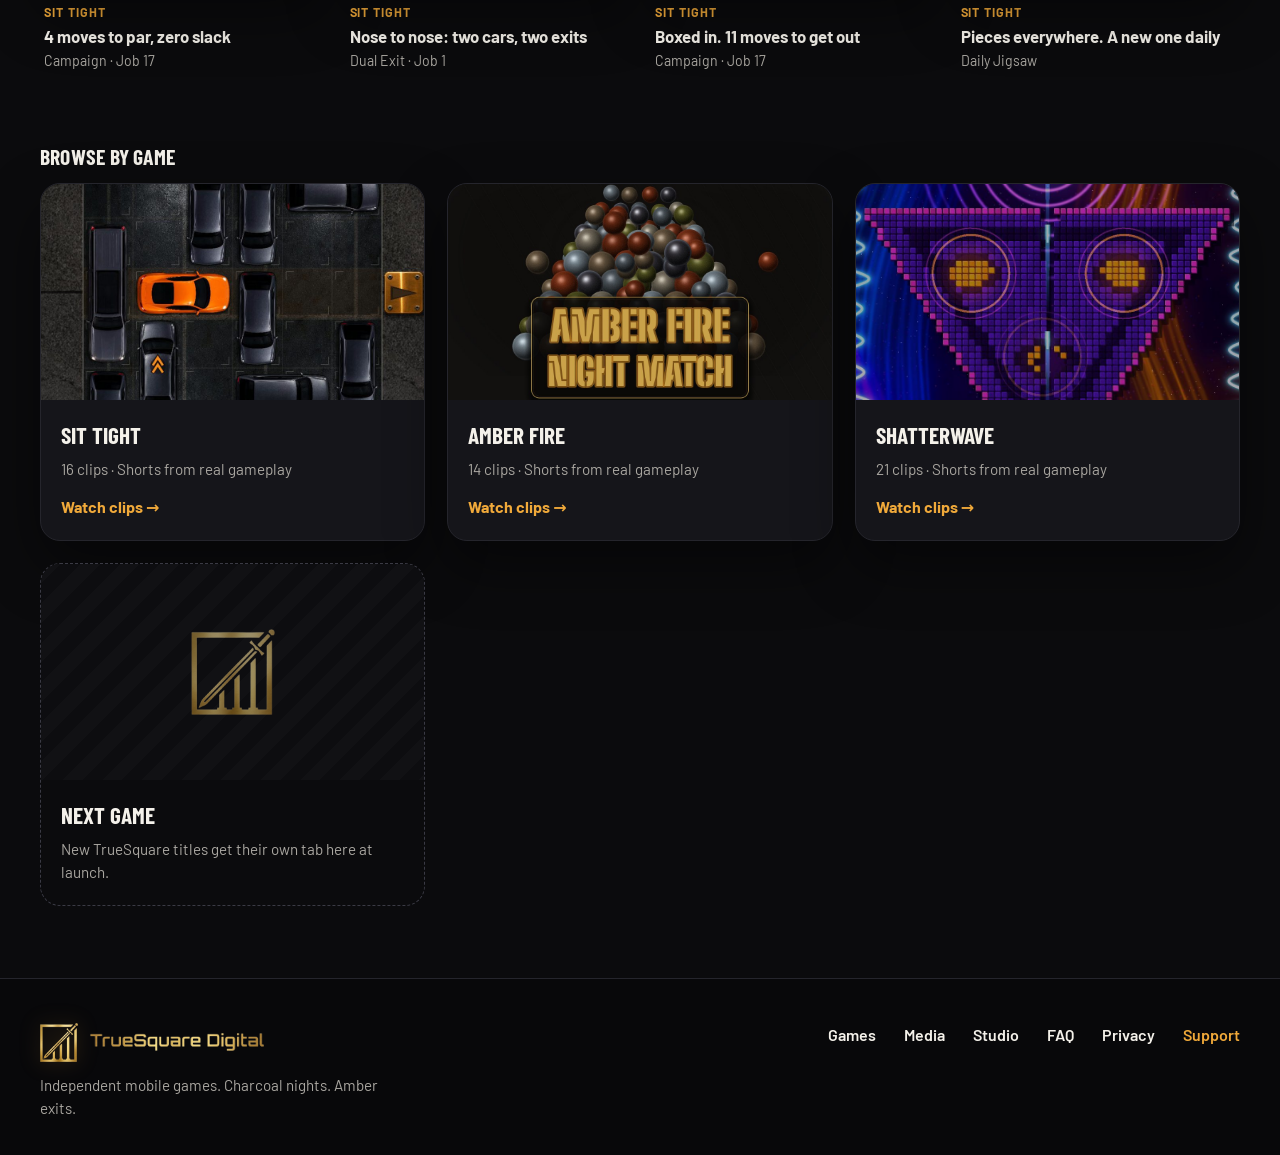
<file: media/index.html>
<!DOCTYPE html>
<html lang="en">
<head>
<meta charset="utf-8">
<meta name="viewport" content="width=device-width, initial-scale=1">
<title>Media | TrueSquare Digital</title>
<meta name="description" content="Gameplay clips from every TrueSquare Digital game.">
<meta name="theme-color" content="#0b0b0d">
<link rel="icon" type="image/png" href="/assets/favicon.png">
<link rel="canonical" href="https://www.truesquaredigital.com/media/">
<meta property="og:title" content="Media | TrueSquare Digital">
<meta property="og:description" content="Gameplay clips from every TrueSquare Digital game.">
<meta property="og:type" content="website">
<meta property="og:url" content="https://www.truesquaredigital.com/media/">
<meta property="og:image" content="https://www.truesquaredigital.com/assets/sittight-og.jpg">
<meta name="twitter:card" content="summary_large_image">
<link rel="preconnect" href="https://fonts.googleapis.com">
<link rel="preconnect" href="https://fonts.gstatic.com" crossorigin>
<link href="https://fonts.googleapis.com/css2?family=Barlow:wght@500;600;700;800&family=Barlow+Condensed:wght@700;800&display=swap" rel="stylesheet">
<link rel="stylesheet" href="/studio.css">
<link rel="stylesheet" href="/media/media.css">
</head>
<body class="A">
<header class="site-header">
  <div class="wrap nav">
    <a class="brand brand-logo" href="/" aria-label="TrueSquare Digital home"><img class="logo-mark" src="/assets/tsq-logo-mark.png" width="38" height="39" alt=""><img class="logo-word" src="/assets/tsq-wordmark.png" width="450" height="47" alt="TrueSquare Digital"></a>
    <nav class="nav-links" aria-label="Primary">
      <a href="/games/">Games</a>
      <a href="/media/" aria-current="page">Media</a>
      <a href="/#studio">Studio</a>
      <a href="/#faq">FAQ</a>
      <a href="/support/">Support</a>
    </nav>
  </div>
</header>
<main>

<section class="media-head"><div class="wrap">
  <p class="eyebrow">Media</p>
  <h1>Watch the <span class="accent">games</span></h1>
  <p class="lede">Short clips cut from real gameplay. Pick a game, tap a clip and it plays right here.</p>
</div></section>
<div class="pills-bar"><div class="wrap"><nav class="pills" aria-label="Games">
<a class="pill all" href="/media/" aria-current="page">All games</a>
<a class="pill" href="/media/sit-tight/"><img src="/assets/sittight-icon.png" alt="">Sit Tight<span class="count">16 clips</span></a>
<a class="pill" href="/media/amber-fire/"><img src="/assets/amber-icon.png" alt="">Amber Fire<span class="count">14 clips</span></a>
<a class="pill" href="/media/shatterwave/"><img src="/assets/shatterwave-icon.png" alt="">Shatterwave<span class="count">21 clips</span></a>
<span class="pill future">More games soon</span></nav></div></div>
<section class="clip-section"><div class="wrap">
  <h3 class="row-title">Latest clips <small>newest first</small></h3>
  <div class="clip-grid"><figure class="clip">
  <div class="clip-frame">
    <video src="/media/amber-fire/af_b01_01_earthquake_v2.mp4" poster="/media/amber-fire/posters/af_b01_01_earthquake_v2.jpg" preload="none" controls playsinline muted width="1080" height="1920"></video>
    <button class="clip-play" type="button" aria-label="Play: Earthquake"><span><svg viewBox="0 0 24 24" aria-hidden="true"><path d="M6 4l15 8-15 8z"/></svg></span></button>
    <span class="len">0:07</span>
  </div>
  <figcaption><span class="game-tag">Amber Fire</span><strong>Earthquake</strong><span>One shake settles the board</span></figcaption>
</figure>
<figure class="clip">
  <div class="clip-frame">
    <video src="/media/amber-fire/af_b01_02_bomb_rows_v2.mp4" poster="/media/amber-fire/posters/af_b01_02_bomb_rows_v2.jpg" preload="none" controls playsinline muted width="1080" height="1920"></video>
    <button class="clip-play" type="button" aria-label="Play: Bomb rows"><span><svg viewBox="0 0 24 24" aria-hidden="true"><path d="M6 4l15 8-15 8z"/></svg></span></button>
    <span class="len">0:05</span>
  </div>
  <figcaption><span class="game-tag">Amber Fire</span><strong>Bomb rows</strong><span>Three rows cleared</span></figcaption>
</figure>
<figure class="clip">
  <div class="clip-frame">
    <video src="/media/amber-fire/af_b01_03_red_hot_v2.mp4" poster="/media/amber-fire/posters/af_b01_03_red_hot_v2.jpg" preload="none" controls playsinline muted width="1080" height="1920"></video>
    <button class="clip-play" type="button" aria-label="Play: Red hot"><span><svg viewBox="0 0 24 24" aria-hidden="true"><path d="M6 4l15 8-15 8z"/></svg></span></button>
    <span class="len">0:08</span>
  </div>
  <figcaption><span class="game-tag">Amber Fire</span><strong>Red hot</strong><span>Combo x5</span></figcaption>
</figure>
<figure class="clip">
  <div class="clip-frame">
    <video src="/media/amber-fire/af_b01_04_level_clear_v2.mp4" poster="/media/amber-fire/posters/af_b01_04_level_clear_v2.jpg" preload="none" controls playsinline muted width="1080" height="1920"></video>
    <button class="clip-play" type="button" aria-label="Play: Level clear"><span><svg viewBox="0 0 24 24" aria-hidden="true"><path d="M6 4l15 8-15 8z"/></svg></span></button>
    <span class="len">0:08</span>
  </div>
  <figcaption><span class="game-tag">Amber Fire</span><strong>Level clear</strong><span>Level 2 complete</span></figcaption>
</figure>
<figure class="clip">
  <div class="clip-frame">
    <video src="/media/sit-tight/st_b01_01_zero_slack_v6.mp4" poster="/media/sit-tight/posters/st_b01_01_zero_slack_v6.jpg" preload="none" controls playsinline muted width="1080" height="1920"></video>
    <button class="clip-play" type="button" aria-label="Play: 4 moves to par, zero slack"><span><svg viewBox="0 0 24 24" aria-hidden="true"><path d="M6 4l15 8-15 8z"/></svg></span></button>
    <span class="len">0:09</span>
  </div>
  <figcaption><span class="game-tag">Sit Tight</span><strong>4 moves to par, zero slack</strong><span>Campaign · Job 17</span></figcaption>
</figure>
<figure class="clip">
  <div class="clip-frame">
    <video src="/media/sit-tight/st_b01_02_nose_to_nose_v6.mp4" poster="/media/sit-tight/posters/st_b01_02_nose_to_nose_v6.jpg" preload="none" controls playsinline muted width="1080" height="1920"></video>
    <button class="clip-play" type="button" aria-label="Play: Nose to nose: two cars, two exits"><span><svg viewBox="0 0 24 24" aria-hidden="true"><path d="M6 4l15 8-15 8z"/></svg></span></button>
    <span class="len">0:07</span>
  </div>
  <figcaption><span class="game-tag">Sit Tight</span><strong>Nose to nose: two cars, two exits</strong><span>Dual Exit · Job 1</span></figcaption>
</figure>
<figure class="clip">
  <div class="clip-frame">
    <video src="/media/sit-tight/st_b01_03_boxed_in_v6.mp4" poster="/media/sit-tight/posters/st_b01_03_boxed_in_v6.jpg" preload="none" controls playsinline muted width="1080" height="1920"></video>
    <button class="clip-play" type="button" aria-label="Play: Boxed in. 11 moves to get out"><span><svg viewBox="0 0 24 24" aria-hidden="true"><path d="M6 4l15 8-15 8z"/></svg></span></button>
    <span class="len">0:08</span>
  </div>
  <figcaption><span class="game-tag">Sit Tight</span><strong>Boxed in. 11 moves to get out</strong><span>Campaign · Job 17</span></figcaption>
</figure>
<figure class="clip">
  <div class="clip-frame">
    <video src="/media/sit-tight/st_b01_05_pieces_everywhere_v4.mp4" poster="/media/sit-tight/posters/st_b01_05_pieces_everywhere_v4.jpg" preload="none" controls playsinline muted width="1080" height="1920"></video>
    <button class="clip-play" type="button" aria-label="Play: Pieces everywhere. A new one daily"><span><svg viewBox="0 0 24 24" aria-hidden="true"><path d="M6 4l15 8-15 8z"/></svg></span></button>
    <span class="len">0:07</span>
  </div>
  <figcaption><span class="game-tag">Sit Tight</span><strong>Pieces everywhere. A new one daily</strong><span>Daily Jigsaw</span></figcaption>
</figure></div>
</div></section>
<section class="clip-section" style="padding-top:0"><div class="wrap">
  <h3 class="row-title">Browse by game</h3>
  <div class="game-tiles"><a class="g-tile" href="/media/sit-tight/"><div class="g-art"><img src="/assets/media-tile-sittight.jpg" class="st-art" alt=""></div><div class="g-body"><h4>Sit Tight</h4><span class="meta">16 clips · Shorts from real gameplay</span><span class="go">Watch clips →</span></div></a><a class="g-tile" href="/media/amber-fire/"><div class="g-art"><img src="/assets/amber-wide.jpg" alt=""></div><div class="g-body"><h4>Amber Fire</h4><span class="meta">14 clips · Shorts from real gameplay</span><span class="go">Watch clips →</span></div></a><a class="g-tile" href="/media/shatterwave/"><div class="g-art"><img src="/assets/shatterwave-card.jpg" alt=""></div><div class="g-body"><h4>Shatterwave</h4><span class="meta">21 clips · Shorts from real gameplay</span><span class="go">Watch clips →</span></div></a><div class="g-tile future"><div class="g-art"><img src="/assets/tsq-logo-mark.png" alt=""></div><div class="g-body"><h4>Next game</h4><span class="meta">New TrueSquare titles get their own tab here at launch.</span></div></div></div>
</div></section>
</main>
<footer class="site-footer">
  <div class="wrap footer-grid">
    <div class="f-brand">
      <a class="brand brand-logo" href="/" aria-label="TrueSquare Digital home"><img class="logo-mark" src="/assets/tsq-logo-mark.png" width="38" height="39" alt=""><img class="logo-word" src="/assets/tsq-wordmark.png" width="450" height="47" alt="TrueSquare Digital"></a>
      <p>Independent mobile games. Charcoal nights. Amber exits.</p>
    </div>
    <nav class="f-links" aria-label="Footer"><a href="/games/">Games</a><a href="/media/">Media</a><a href="/#studio">Studio</a><a href="/#faq">FAQ</a><a href="/privacy-policy/">Privacy</a><a href="/support/">Support</a></nav>
  </div>
</footer>
<script>
/* tap the amber button to play in place; one clip plays at a time */
document.querySelectorAll('.clip').forEach(function(c){
  var v=c.querySelector('video'); v.removeAttribute('controls'); /* native controls appear once playing; no-JS keeps them */
  c.querySelector('.clip-play').addEventListener('click',function(){v.muted=false;v.play();});
  v.addEventListener('play',function(){c.classList.add('playing');v.setAttribute('controls','');document.querySelectorAll('.clip video').forEach(function(o){if(o!==v)o.pause();});});
});
</script>
</body>
</html>
</file>
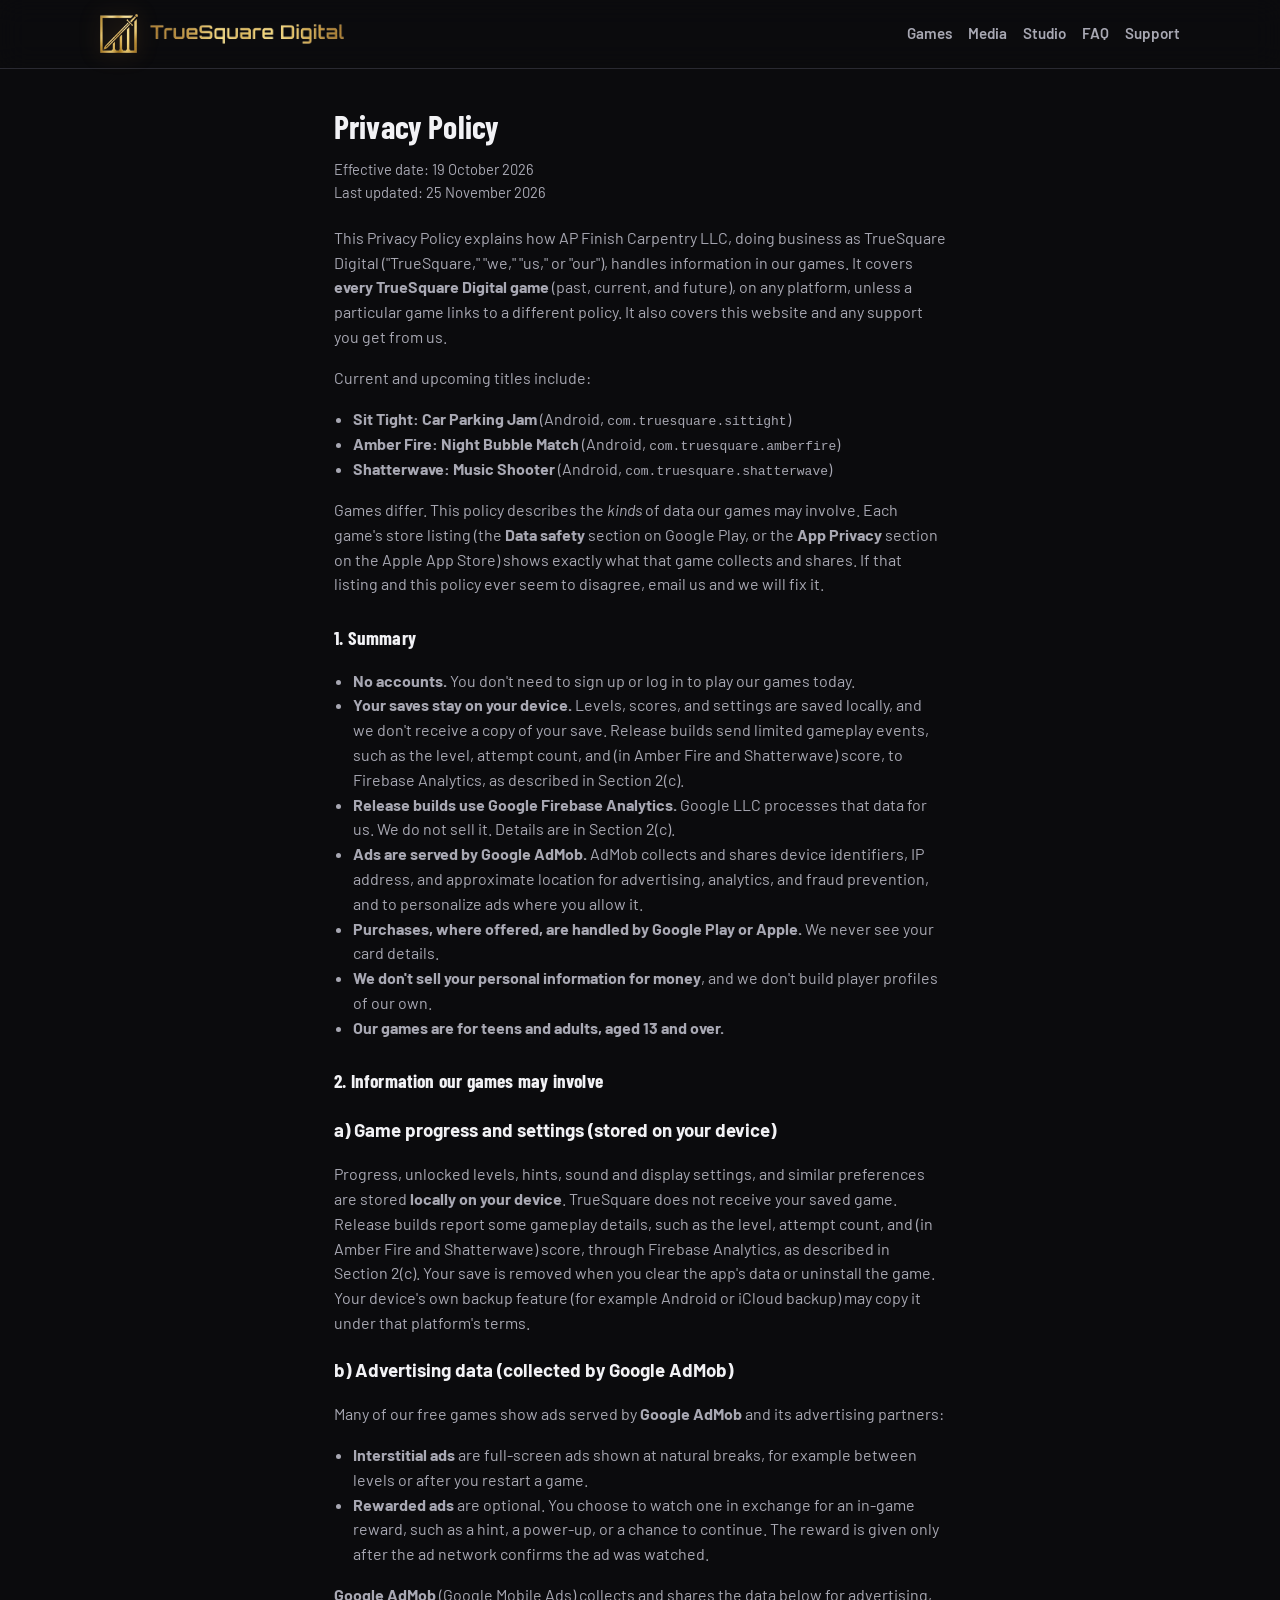
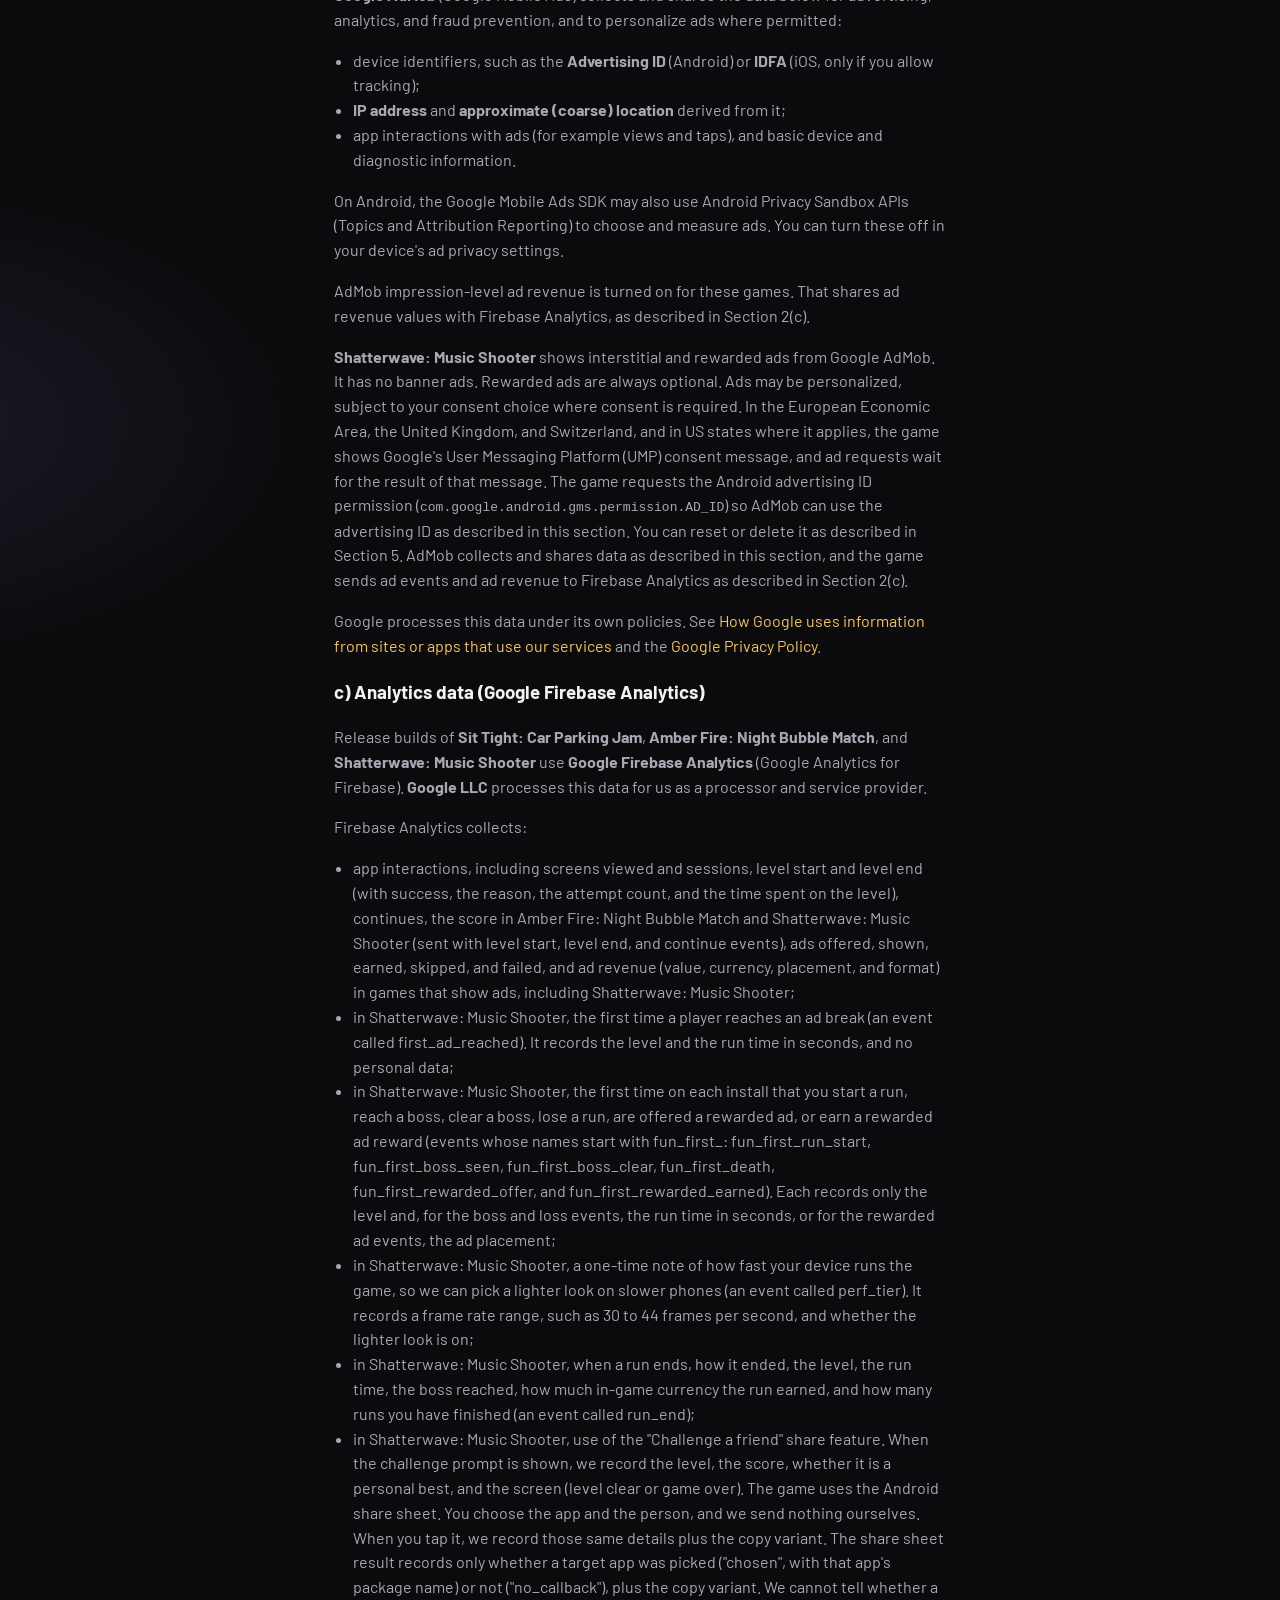
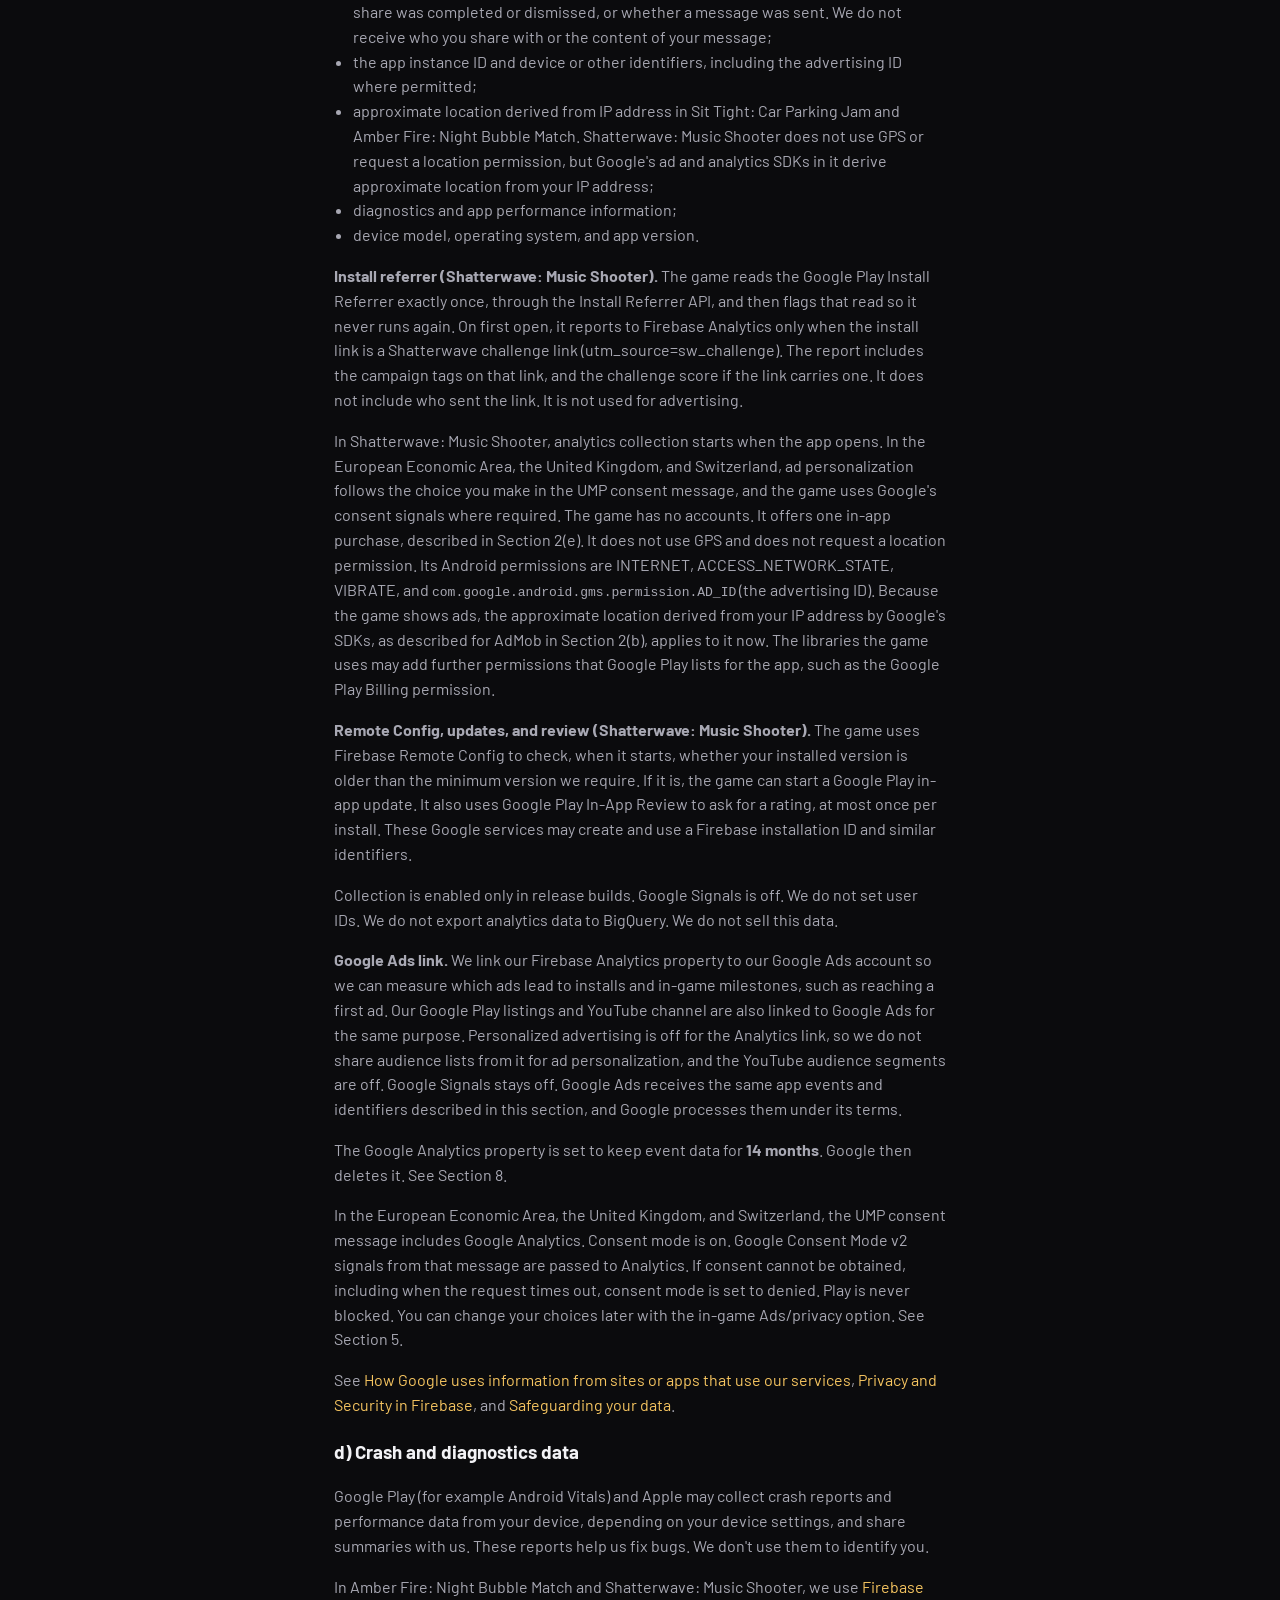
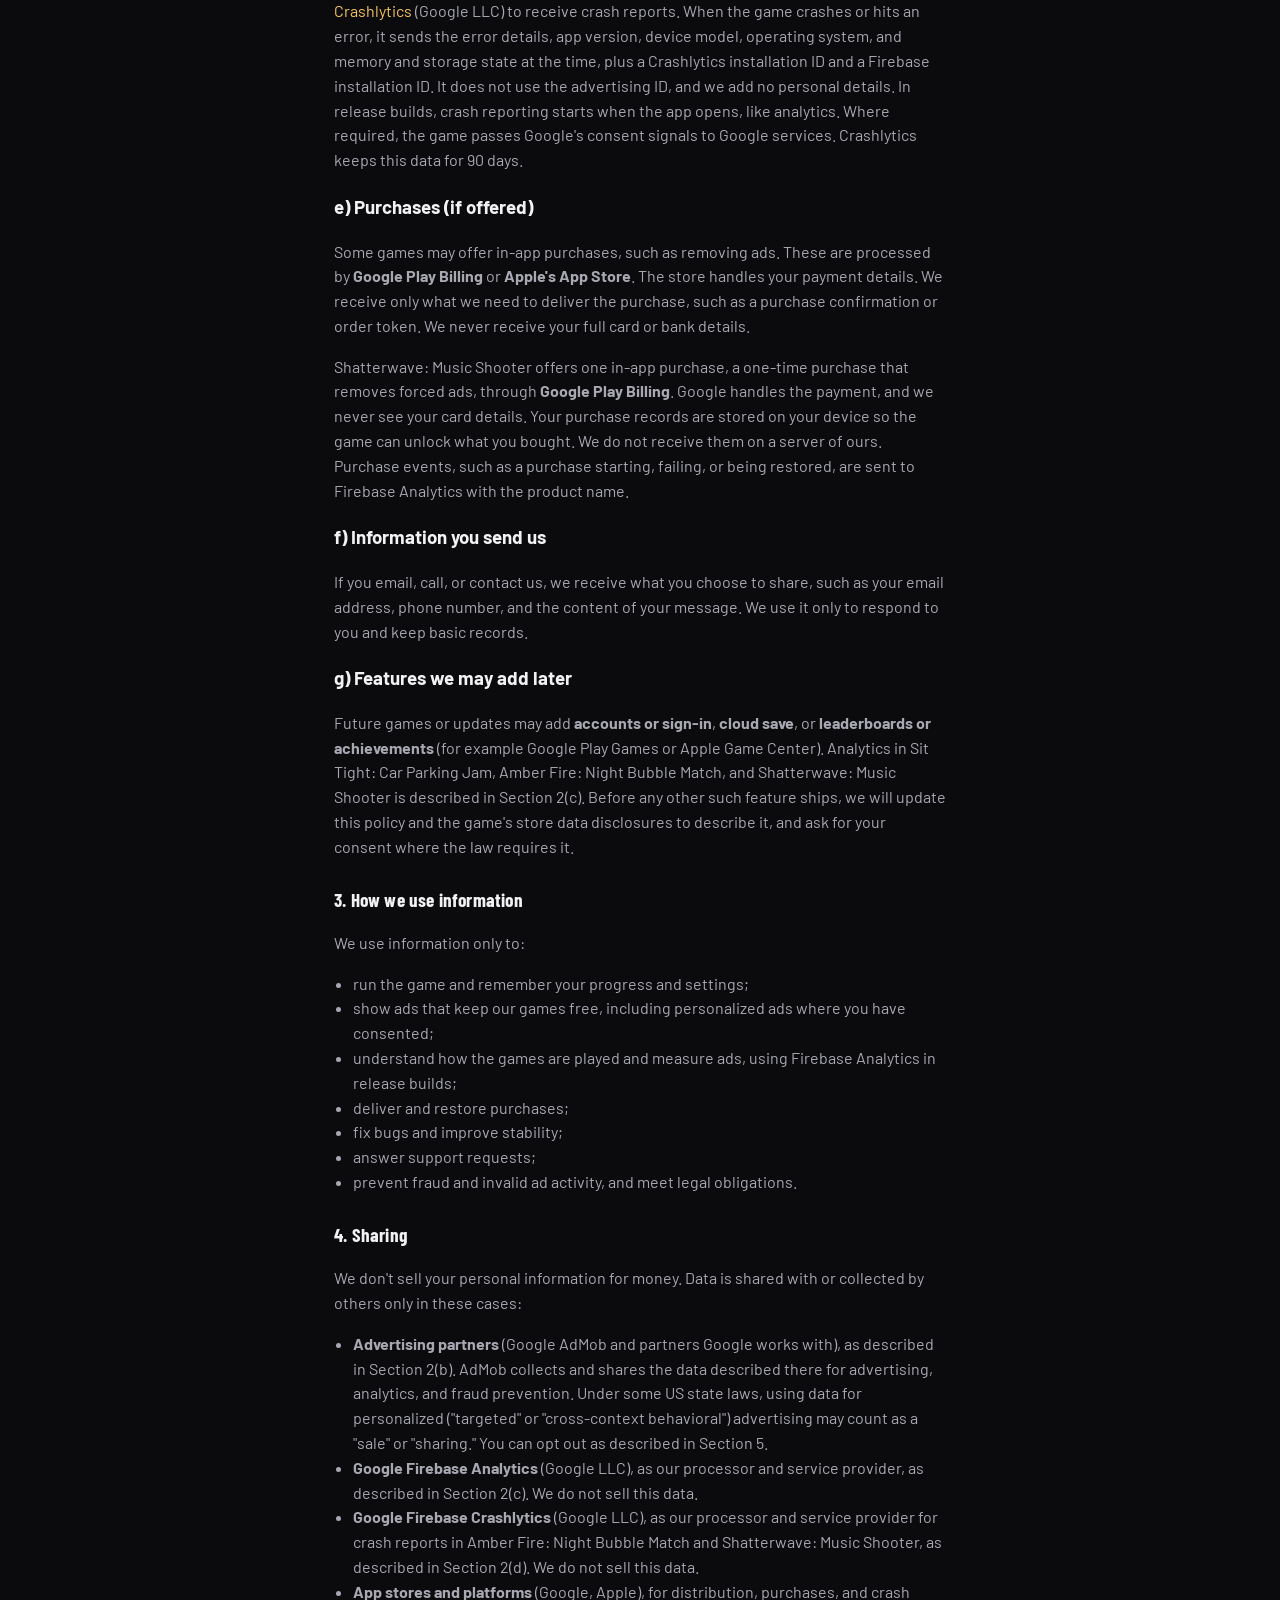
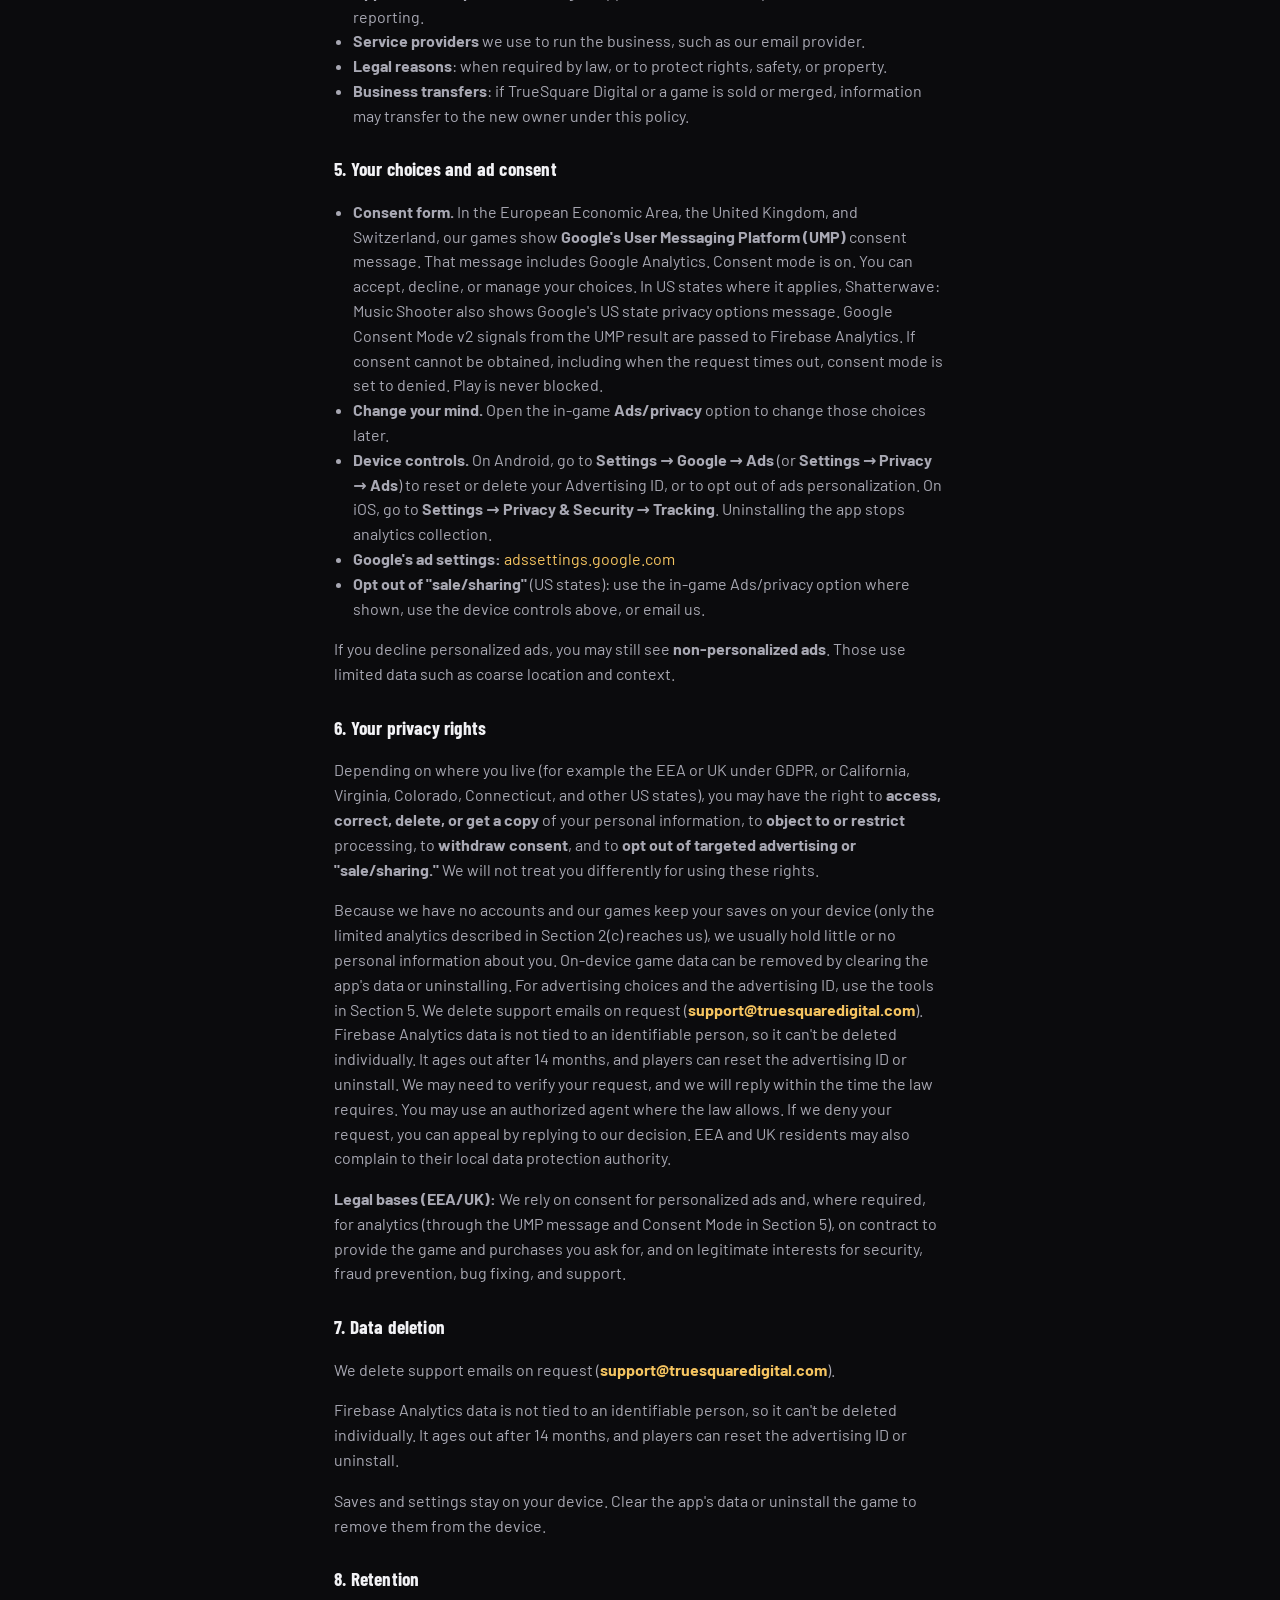
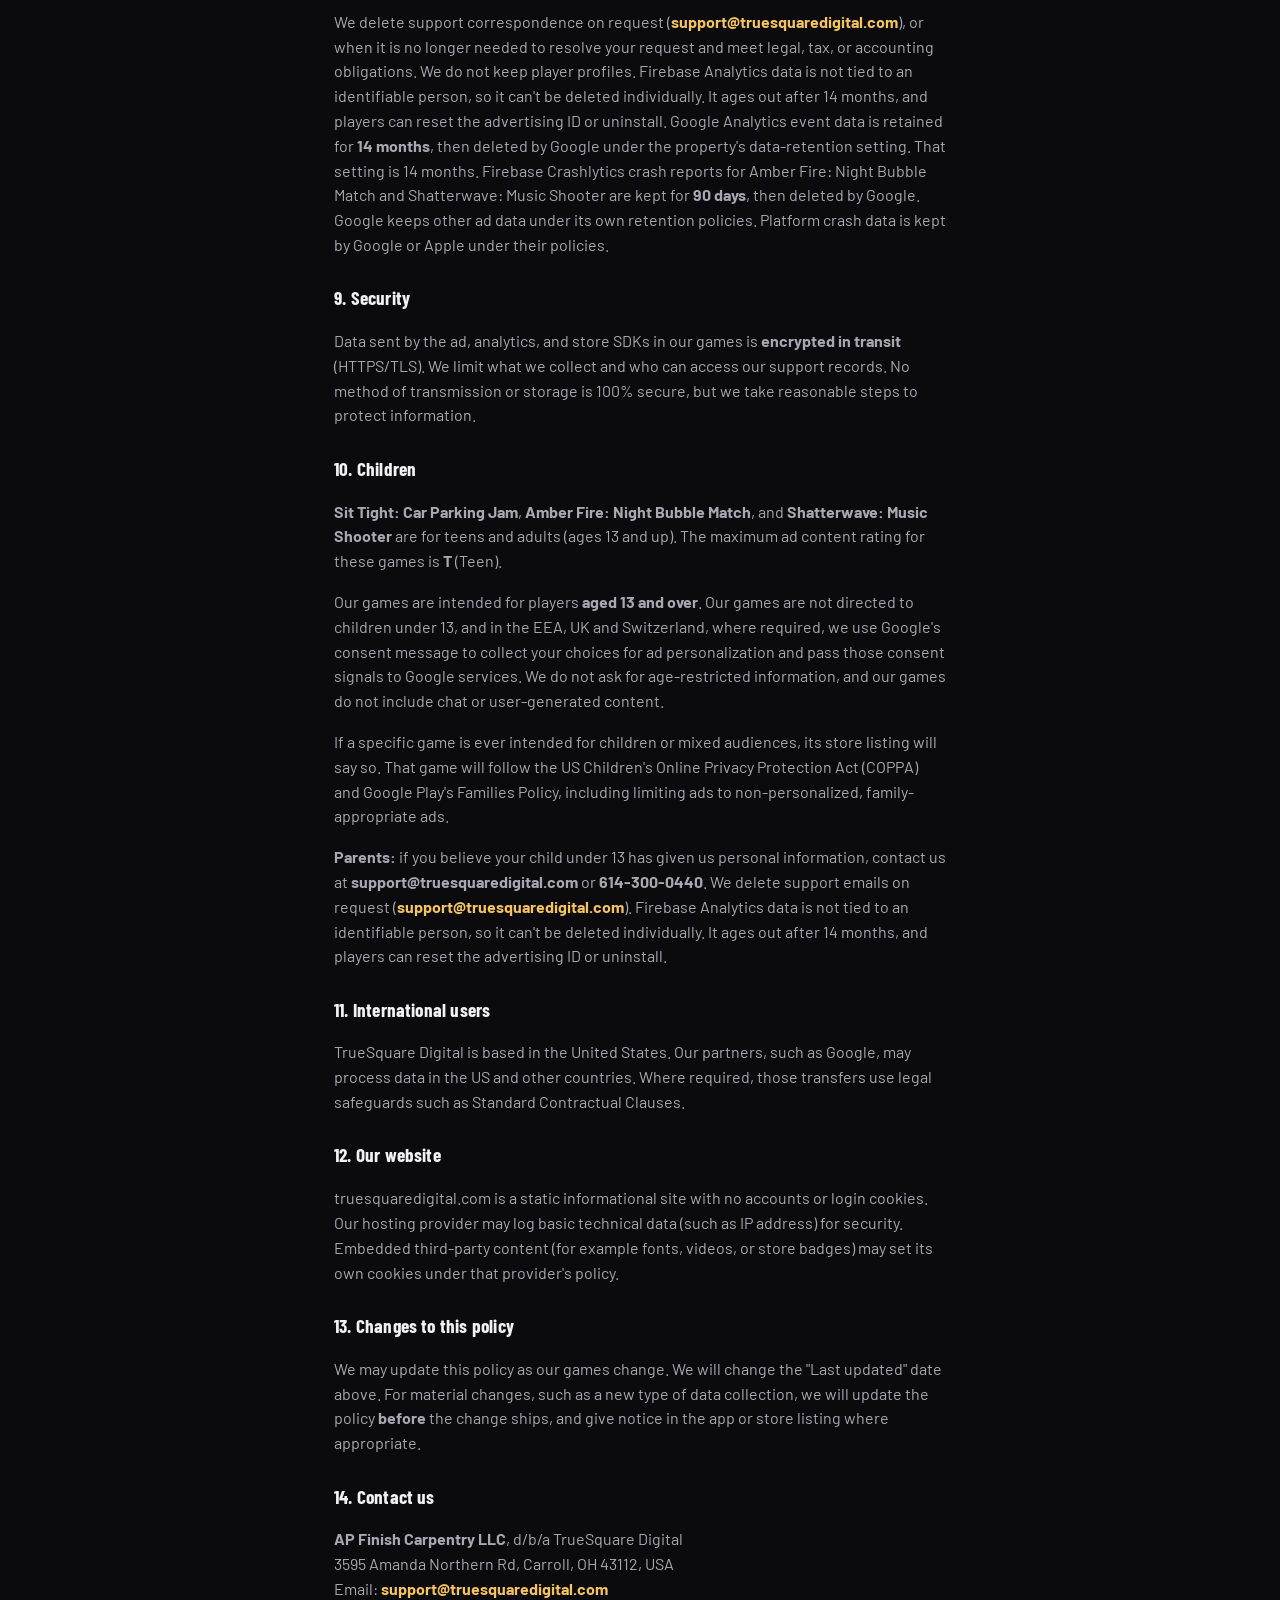
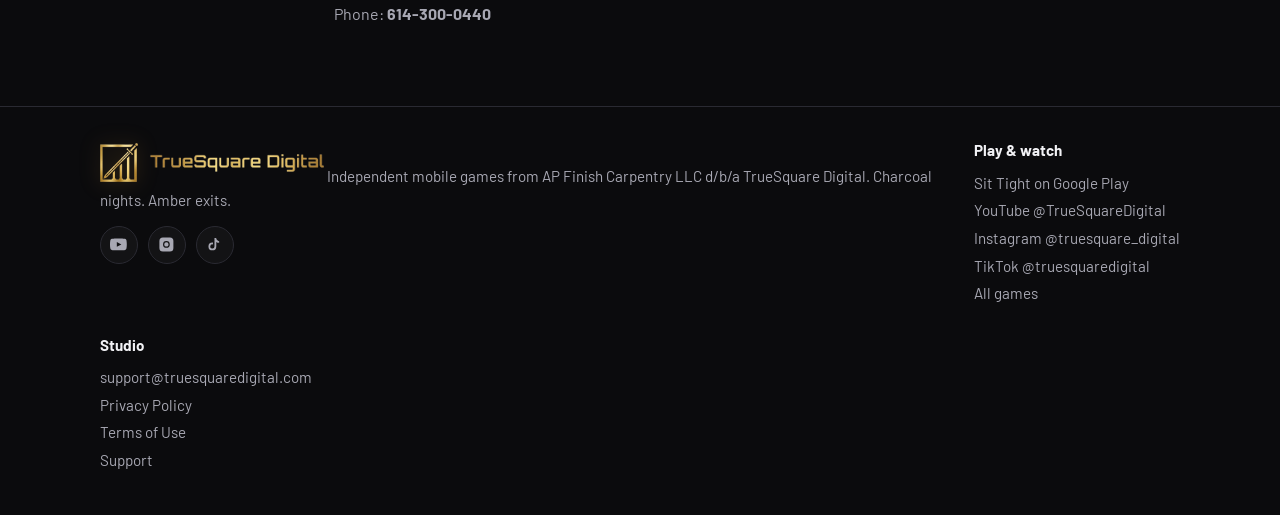
<file: privacy-policy/index.html>
<!DOCTYPE html>
<html lang="en">
<head>
<meta charset="utf-8">
<meta name="viewport" content="width=device-width, initial-scale=1">
<title>Privacy Policy | TrueSquare Digital</title>
<meta name="description" content="Privacy Policy for all TrueSquare Digital games, including Sit Tight: Car Parking Jam, Amber Fire: Night Bubble Match, and Shatterwave: Music Shooter.">
<meta name="theme-color" content="#0b0b0d">
<link rel="icon" type="image/png" href="/assets/favicon.png">
<link rel="canonical" href="https://www.truesquaredigital.com/privacy-policy/">
<meta property="og:title" content="Privacy Policy | TrueSquare Digital">
<meta property="og:description" content="Privacy Policy for all TrueSquare Digital games, including Sit Tight: Car Parking Jam, Amber Fire: Night Bubble Match, and Shatterwave: Music Shooter.">
<meta property="og:type" content="website">
<meta property="og:url" content="https://www.truesquaredigital.com/privacy-policy/">
<meta property="og:image" content="https://www.truesquaredigital.com/assets/sittight-og.jpg">
<meta name="twitter:card" content="summary_large_image">
<link rel="preconnect" href="https://fonts.googleapis.com">
<link rel="preconnect" href="https://fonts.gstatic.com" crossorigin>
<link href="https://fonts.googleapis.com/css2?family=Barlow:wght@500;600;700;800&family=Barlow+Condensed:wght@700;800&display=swap" rel="stylesheet">
<link rel="stylesheet" href="/styles.css">
</head>
<body>
<header class="site-header">
  <div class="wrap nav">
    <a class="brand brand-logo" href="/" aria-label="TrueSquare Digital home"><img class="brand-mark logo-mark" src="/assets/tsq-logo-mark.png" width="38" height="39" alt=""><img class="logo-word" src="/assets/tsq-wordmark.png" width="450" height="47" alt="TrueSquare Digital"></a>
    <nav class="nav-links" aria-label="Primary">
      <a href="/games/">Games</a>
      <a href="/media/">Media</a>
      <a href="/#studio">Studio</a>
      <a href="/#faq">FAQ</a>
      <a href="/support/">Support</a>
    </nav>
  </div>
</header>
<main class="wrap legal">
  <h1>Privacy Policy</h1>
  <p class="meta">Effective date: 19 October 2026<br>
Last updated: 25 November 2026</p>
  <p>This Privacy Policy explains how AP Finish Carpentry LLC, doing business as TrueSquare Digital ("TrueSquare," "we," "us," or "our"), handles information in our games. It covers <strong>every TrueSquare Digital game</strong> (past, current, and future), on any platform, unless a particular game links to a different policy. It also covers this website and any support you get from us.</p>
<p>Current and upcoming titles include:</p>
<ul>
<li><strong>Sit Tight: Car Parking Jam</strong> (Android, <code>com.truesquare.sittight</code>)</li>
<li><strong>Amber Fire: Night Bubble Match</strong> (Android, <code>com.truesquare.amberfire</code>)</li>
<li><strong>Shatterwave: Music Shooter</strong> (Android, <code>com.truesquare.shatterwave</code>)</li>
</ul>
<p>Games differ. This policy describes the <em>kinds</em> of data our games may involve. Each game's store listing (the <strong>Data safety</strong> section on Google Play, or the <strong>App Privacy</strong> section on the Apple App Store) shows exactly what that game collects and shares. If that listing and this policy ever seem to disagree, email us and we will fix it.</p>

  <h2>1. Summary</h2>
<ul>
<li><strong>No accounts.</strong> You don't need to sign up or log in to play our games today.</li>
<li><strong>Your saves stay on your device.</strong> Levels, scores, and settings are saved locally, and we don't receive a copy of your save. Release builds send limited gameplay events, such as the level, attempt count, and (in Amber Fire and Shatterwave) score, to Firebase Analytics, as described in Section 2(c).</li>
<li><strong>Release builds use Google Firebase Analytics.</strong> Google LLC processes that data for us. We do not sell it. Details are in Section 2(c).</li>
<li><strong>Ads are served by Google AdMob.</strong> AdMob collects and shares device identifiers, IP address, and approximate location for advertising, analytics, and fraud prevention, and to personalize ads where you allow it.</li>
<li><strong>Purchases, where offered, are handled by Google Play or Apple.</strong> We never see your card details.</li>
<li><strong>We don't sell your personal information for money</strong>, and we don't build player profiles of our own.</li>
<li><strong>Our games are for teens and adults, aged 13 and over.</strong></li>
</ul>

  <h2>2. Information our games may involve</h2>

  <h3>a) Game progress and settings (stored on your device)</h3>
<p>Progress, unlocked levels, hints, sound and display settings, and similar preferences are stored <strong>locally on your device</strong>. TrueSquare does not receive your saved game. Release builds report some gameplay details, such as the level, attempt count, and (in Amber Fire and Shatterwave) score, through Firebase Analytics, as described in Section 2(c). Your save is removed when you clear the app's data or uninstall the game. Your device's own backup feature (for example Android or iCloud backup) may copy it under that platform's terms.</p>

  <h3>b) Advertising data (collected by Google AdMob)</h3>
<p>Many of our free games show ads served by <strong>Google AdMob</strong> and its advertising partners:</p>
<ul>
<li><strong>Interstitial ads</strong> are full-screen ads shown at natural breaks, for example between levels or after you restart a game.</li>
<li><strong>Rewarded ads</strong> are optional. You choose to watch one in exchange for an in-game reward, such as a hint, a power-up, or a chance to continue. The reward is given only after the ad network confirms the ad was watched.</li>
</ul>
<p><strong>Google AdMob</strong> (Google Mobile Ads) collects and shares the data below for advertising, analytics, and fraud prevention, and to personalize ads where permitted:</p>
<ul>
<li>device identifiers, such as the <strong>Advertising ID</strong> (Android) or <strong>IDFA</strong> (iOS, only if you allow tracking);</li>
<li><strong>IP address</strong> and <strong>approximate (coarse) location</strong> derived from it;</li>
<li>app interactions with ads (for example views and taps), and basic device and diagnostic information.</li>
</ul>
<p>On Android, the Google Mobile Ads SDK may also use Android Privacy Sandbox APIs (Topics and Attribution Reporting) to choose and measure ads. You can turn these off in your device's ad privacy settings.</p>
<p>AdMob impression-level ad revenue is turned on for these games. That shares ad revenue values with Firebase Analytics, as described in Section 2(c).</p>
<p><strong>Shatterwave: Music Shooter</strong> shows interstitial and rewarded ads from Google AdMob. It has no banner ads. Rewarded ads are always optional. Ads may be personalized, subject to your consent choice where consent is required. In the European Economic Area, the United Kingdom, and Switzerland, and in US states where it applies, the game shows Google's User Messaging Platform (UMP) consent message, and ad requests wait for the result of that message. The game requests the Android advertising ID permission (<code>com.google.android.gms.permission.AD_ID</code>) so AdMob can use the advertising ID as described in this section. You can reset or delete it as described in Section 5. AdMob collects and shares data as described in this section, and the game sends ad events and ad revenue to Firebase Analytics as described in Section 2(c).</p>
<p>Google processes this data under its own policies. See <a href="https://policies.google.com/technologies/partner-sites" rel="noopener" target="_blank">How Google uses information from sites or apps that use our services</a> and the <a href="https://policies.google.com/privacy" rel="noopener" target="_blank">Google Privacy Policy</a>.</p>

  <h3>c) Analytics data (Google Firebase Analytics)</h3>
<p>Release builds of <strong>Sit Tight: Car Parking Jam</strong>, <strong>Amber Fire: Night Bubble Match</strong>, and <strong>Shatterwave: Music Shooter</strong> use <strong>Google Firebase Analytics</strong> (Google Analytics for Firebase). <strong>Google LLC</strong> processes this data for us as a processor and service provider.</p>
<p>Firebase Analytics collects:</p>
<ul>
<li>app interactions, including screens viewed and sessions, level start and level end (with success, the reason, the attempt count, and the time spent on the level), continues, the score in Amber Fire: Night Bubble Match and Shatterwave: Music Shooter (sent with level start, level end, and continue events), ads offered, shown, earned, skipped, and failed, and ad revenue (value, currency, placement, and format) in games that show ads, including Shatterwave: Music Shooter;</li>
<li>in Shatterwave: Music Shooter, the first time a player reaches an ad break (an event called first_ad_reached). It records the level and the run time in seconds, and no personal data;</li>
<li>in Shatterwave: Music Shooter, the first time on each install that you start a run, reach a boss, clear a boss, lose a run, are offered a rewarded ad, or earn a rewarded ad reward (events whose names start with fun_first_: fun_first_run_start, fun_first_boss_seen, fun_first_boss_clear, fun_first_death, fun_first_rewarded_offer, and fun_first_rewarded_earned). Each records only the level and, for the boss and loss events, the run time in seconds, or for the rewarded ad events, the ad placement;</li>
<li>in Shatterwave: Music Shooter, a one-time note of how fast your device runs the game, so we can pick a lighter look on slower phones (an event called perf_tier). It records a frame rate range, such as 30 to 44 frames per second, and whether the lighter look is on;</li>
<li>in Shatterwave: Music Shooter, when a run ends, how it ended, the level, the run time, the boss reached, how much in-game currency the run earned, and how many runs you have finished (an event called run_end);</li>
<li>in Shatterwave: Music Shooter, use of the "Challenge a friend" share feature. When the challenge prompt is shown, we record the level, the score, whether it is a personal best, and the screen (level clear or game over). The game uses the Android share sheet. You choose the app and the person, and we send nothing ourselves. When you tap it, we record those same details plus the copy variant. The share sheet result records only whether a target app was picked ("chosen", with that app's package name) or not ("no_callback"), plus the copy variant. We cannot tell whether a share was completed or dismissed, or whether a message was sent. We do not receive who you share with or the content of your message;</li>
<li>the app instance ID and device or other identifiers, including the advertising ID where permitted;</li>
<li>approximate location derived from IP address in Sit Tight: Car Parking Jam and Amber Fire: Night Bubble Match. Shatterwave: Music Shooter does not use GPS or request a location permission, but Google's ad and analytics SDKs in it derive approximate location from your IP address;</li>
<li>diagnostics and app performance information;</li>
<li>device model, operating system, and app version.</li>
</ul>
<p><strong>Install referrer (Shatterwave: Music Shooter).</strong> The game reads the Google Play Install Referrer exactly once, through the Install Referrer API, and then flags that read so it never runs again. On first open, it reports to Firebase Analytics only when the install link is a Shatterwave challenge link (utm_source=sw_challenge). The report includes the campaign tags on that link, and the challenge score if the link carries one. It does not include who sent the link. It is not used for advertising.</p>
<p>In Shatterwave: Music Shooter, analytics collection starts when the app opens. In the European Economic Area, the United Kingdom, and Switzerland, ad personalization follows the choice you make in the UMP consent message, and the game uses Google's consent signals where required. The game has no accounts. It offers one in-app purchase, described in Section 2(e). It does not use GPS and does not request a location permission. Its Android permissions are INTERNET, ACCESS_NETWORK_STATE, VIBRATE, and <code>com.google.android.gms.permission.AD_ID</code> (the advertising ID). Because the game shows ads, the approximate location derived from your IP address by Google's SDKs, as described for AdMob in Section 2(b), applies to it now. The libraries the game uses may add further permissions that Google Play lists for the app, such as the Google Play Billing permission.</p>
<p><strong>Remote Config, updates, and review (Shatterwave: Music Shooter).</strong> The game uses Firebase Remote Config to check, when it starts, whether your installed version is older than the minimum version we require. If it is, the game can start a Google Play in-app update. It also uses Google Play In-App Review to ask for a rating, at most once per install. These Google services may create and use a Firebase installation ID and similar identifiers.</p>
<p>Collection is enabled only in release builds. Google Signals is off. We do not set user IDs. We do not export analytics data to BigQuery. We do not sell this data.</p>
<p><strong>Google Ads link.</strong> We link our Firebase Analytics property to our Google Ads account so we can measure which ads lead to installs and in-game milestones, such as reaching a first ad. Our Google Play listings and YouTube channel are also linked to Google Ads for the same purpose. Personalized advertising is off for the Analytics link, so we do not share audience lists from it for ad personalization, and the YouTube audience segments are off. Google Signals stays off. Google Ads receives the same app events and identifiers described in this section, and Google processes them under its terms.</p>
<p>The Google Analytics property is set to keep event data for <strong>14 months</strong>. Google then deletes it. See Section 8.</p>
<p>In the European Economic Area, the United Kingdom, and Switzerland, the UMP consent message includes Google Analytics. Consent mode is on. Google Consent Mode v2 signals from that message are passed to Analytics. If consent cannot be obtained, including when the request times out, consent mode is set to denied. Play is never blocked. You can change your choices later with the in-game Ads/privacy option. See Section 5.</p>
<p>See <a href="https://policies.google.com/technologies/partner-sites" rel="noopener" target="_blank">How Google uses information from sites or apps that use our services</a>, <a href="https://firebase.google.com/support/privacy" rel="noopener" target="_blank">Privacy and Security in Firebase</a>, and <a href="https://support.google.com/analytics/answer/6004245" rel="noopener" target="_blank">Safeguarding your data</a>.</p>

  <h3>d) Crash and diagnostics data</h3>
<p>Google Play (for example Android Vitals) and Apple may collect crash reports and performance data from your device, depending on your device settings, and share summaries with us. These reports help us fix bugs. We don't use them to identify you.</p>
<p>In Amber Fire: Night Bubble Match and Shatterwave: Music Shooter, we use <a href="https://firebase.google.com/support/privacy" rel="noopener" target="_blank">Firebase Crashlytics</a> (Google LLC) to receive crash reports. When the game crashes or hits an error, it sends the error details, app version, device model, operating system, and memory and storage state at the time, plus a Crashlytics installation ID and a Firebase installation ID. It does not use the advertising ID, and we add no personal details. In release builds, crash reporting starts when the app opens, like analytics. Where required, the game passes Google's consent signals to Google services. Crashlytics keeps this data for 90 days.</p>

  <h3>e) Purchases (if offered)</h3>
<p>Some games may offer in-app purchases, such as removing ads. These are processed by <strong>Google Play Billing</strong> or <strong>Apple's App Store</strong>. The store handles your payment details. We receive only what we need to deliver the purchase, such as a purchase confirmation or order token. We never receive your full card or bank details.</p>
<p>Shatterwave: Music Shooter offers one in-app purchase, a one-time purchase that removes forced ads, through <strong>Google Play Billing</strong>. Google handles the payment, and we never see your card details. Your purchase records are stored on your device so the game can unlock what you bought. We do not receive them on a server of ours. Purchase events, such as a purchase starting, failing, or being restored, are sent to Firebase Analytics with the product name.</p>

  <h3>f) Information you send us</h3>
<p>If you email, call, or contact us, we receive what you choose to share, such as your email address, phone number, and the content of your message. We use it only to respond to you and keep basic records.</p>

  <h3>g) Features we may add later</h3>
<p>Future games or updates may add <strong>accounts or sign-in</strong>, <strong>cloud save</strong>, or <strong>leaderboards or achievements</strong> (for example Google Play Games or Apple Game Center). Analytics in Sit Tight: Car Parking Jam, Amber Fire: Night Bubble Match, and Shatterwave: Music Shooter is described in Section 2(c). Before any other such feature ships, we will update this policy and the game's store data disclosures to describe it, and ask for your consent where the law requires it.</p>

  <h2>3. How we use information</h2>
<p>We use information only to:</p>
<ul>
<li>run the game and remember your progress and settings;</li>
<li>show ads that keep our games free, including personalized ads where you have consented;</li>
<li>understand how the games are played and measure ads, using Firebase Analytics in release builds;</li>
<li>deliver and restore purchases;</li>
<li>fix bugs and improve stability;</li>
<li>answer support requests;</li>
<li>prevent fraud and invalid ad activity, and meet legal obligations.</li>
</ul>

  <h2>4. Sharing</h2>
<p>We don't sell your personal information for money. Data is shared with or collected by others only in these cases:</p>
<ul>
<li><strong>Advertising partners</strong> (Google AdMob and partners Google works with), as described in Section 2(b). AdMob collects and shares the data described there for advertising, analytics, and fraud prevention. Under some US state laws, using data for personalized ("targeted" or "cross-context behavioral") advertising may count as a "sale" or "sharing." You can opt out as described in Section 5.</li>
<li><strong>Google Firebase Analytics</strong> (Google LLC), as our processor and service provider, as described in Section 2(c). We do not sell this data.</li>
<li><strong>Google Firebase Crashlytics</strong> (Google LLC), as our processor and service provider for crash reports in Amber Fire: Night Bubble Match and Shatterwave: Music Shooter, as described in Section 2(d). We do not sell this data.</li>
<li><strong>App stores and platforms</strong> (Google, Apple), for distribution, purchases, and crash reporting.</li>
<li><strong>Service providers</strong> we use to run the business, such as our email provider.</li>
<li><strong>Legal reasons</strong>: when required by law, or to protect rights, safety, or property.</li>
<li><strong>Business transfers</strong>: if TrueSquare Digital or a game is sold or merged, information may transfer to the new owner under this policy.</li>
</ul>

  <h2>5. Your choices and ad consent</h2>
<ul>
<li><strong>Consent form.</strong> In the European Economic Area, the United Kingdom, and Switzerland, our games show <strong>Google's User Messaging Platform (UMP)</strong> consent message. That message includes Google Analytics. Consent mode is on. You can accept, decline, or manage your choices. In US states where it applies, Shatterwave: Music Shooter also shows Google's US state privacy options message. Google Consent Mode v2 signals from the UMP result are passed to Firebase Analytics. If consent cannot be obtained, including when the request times out, consent mode is set to denied. Play is never blocked.</li>
<li><strong>Change your mind.</strong> Open the in-game <strong>Ads/privacy</strong> option to change those choices later.</li>
<li><strong>Device controls.</strong> On Android, go to <strong>Settings → Google → Ads</strong> (or <strong>Settings → Privacy → Ads</strong>) to reset or delete your Advertising ID, or to opt out of ads personalization. On iOS, go to <strong>Settings → Privacy &amp; Security → Tracking</strong>. Uninstalling the app stops analytics collection.</li>
<li><strong>Google's ad settings:</strong> <a href="https://adssettings.google.com" rel="noopener" target="_blank">adssettings.google.com</a></li>
<li><strong>Opt out of "sale/sharing"</strong> (US states): use the in-game Ads/privacy option where shown, use the device controls above, or email us.</li>
</ul>
<p>If you decline personalized ads, you may still see <strong>non-personalized ads</strong>. Those use limited data such as coarse location and context.</p>

  <h2>6. Your privacy rights</h2>
<p>Depending on where you live (for example the EEA or UK under GDPR, or California, Virginia, Colorado, Connecticut, and other US states), you may have the right to <strong>access, correct, delete, or get a copy</strong> of your personal information, to <strong>object to or restrict</strong> processing, to <strong>withdraw consent</strong>, and to <strong>opt out of targeted advertising or "sale/sharing."</strong> We will not treat you differently for using these rights.</p>
<p>Because we have no accounts and our games keep your saves on your device (only the limited analytics described in Section 2(c) reaches us), we usually hold little or no personal information about you. On-device game data can be removed by clearing the app's data or uninstalling. For advertising choices and the advertising ID, use the tools in Section 5. We delete support emails on request (<strong><a href="mailto:support@truesquaredigital.com">support@truesquaredigital.com</a></strong>). Firebase Analytics data is not tied to an identifiable person, so it can't be deleted individually. It ages out after 14 months, and players can reset the advertising ID or uninstall. We may need to verify your request, and we will reply within the time the law requires. You may use an authorized agent where the law allows. If we deny your request, you can appeal by replying to our decision. EEA and UK residents may also complain to their local data protection authority.</p>
<p><strong>Legal bases (EEA/UK):</strong> We rely on consent for personalized ads and, where required, for analytics (through the UMP message and Consent Mode in Section 5), on contract to provide the game and purchases you ask for, and on legitimate interests for security, fraud prevention, bug fixing, and support.</p>

  <h2>7. Data deletion</h2>
<p>We delete support emails on request (<strong><a href="mailto:support@truesquaredigital.com">support@truesquaredigital.com</a></strong>).</p>
<p>Firebase Analytics data is not tied to an identifiable person, so it can't be deleted individually. It ages out after 14 months, and players can reset the advertising ID or uninstall.</p>
<p>Saves and settings stay on your device. Clear the app's data or uninstall the game to remove them from the device.</p>

  <h2>8. Retention</h2>
<p>We delete support correspondence on request (<strong><a href="mailto:support@truesquaredigital.com">support@truesquaredigital.com</a></strong>), or when it is no longer needed to resolve your request and meet legal, tax, or accounting obligations. We do not keep player profiles. Firebase Analytics data is not tied to an identifiable person, so it can't be deleted individually. It ages out after 14 months, and players can reset the advertising ID or uninstall. Google Analytics event data is retained for <strong>14 months</strong>, then deleted by Google under the property's data-retention setting. That setting is 14 months. Firebase Crashlytics crash reports for Amber Fire: Night Bubble Match and Shatterwave: Music Shooter are kept for <strong>90 days</strong>, then deleted by Google. Google keeps other ad data under its own retention policies. Platform crash data is kept by Google or Apple under their policies.</p>

  <h2>9. Security</h2>
<p>Data sent by the ad, analytics, and store SDKs in our games is <strong>encrypted in transit</strong> (HTTPS/TLS). We limit what we collect and who can access our support records. No method of transmission or storage is 100% secure, but we take reasonable steps to protect information.</p>

  <h2>10. Children</h2>
<p><strong>Sit Tight: Car Parking Jam</strong>, <strong>Amber Fire: Night Bubble Match</strong>, and <strong>Shatterwave: Music Shooter</strong> are for teens and adults (ages 13 and up). The maximum ad content rating for these games is <strong>T</strong> (Teen).</p>
<p>Our games are intended for players <strong>aged 13 and over</strong>. Our games are not directed to children under 13, and in the EEA, UK and Switzerland, where required, we use Google's consent message to collect your choices for ad personalization and pass those consent signals to Google services. We do not ask for age-restricted information, and our games do not include chat or user-generated content.</p>
<p>If a specific game is ever intended for children or mixed audiences, its store listing will say so. That game will follow the US Children's Online Privacy Protection Act (COPPA) and Google Play's Families Policy, including limiting ads to non-personalized, family-appropriate ads.</p>
<p><strong>Parents:</strong> if you believe your child under 13 has given us personal information, contact us at <strong>support@truesquaredigital.com</strong> or <strong>614-300-0440</strong>. We delete support emails on request (<strong><a href="mailto:support@truesquaredigital.com">support@truesquaredigital.com</a></strong>). Firebase Analytics data is not tied to an identifiable person, so it can't be deleted individually. It ages out after 14 months, and players can reset the advertising ID or uninstall.</p>

  <h2>11. International users</h2>
<p>TrueSquare Digital is based in the United States. Our partners, such as Google, may process data in the US and other countries. Where required, those transfers use legal safeguards such as Standard Contractual Clauses.</p>

  <h2>12. Our website</h2>
<p>truesquaredigital.com is a static informational site with no accounts or login cookies. Our hosting provider may log basic technical data (such as IP address) for security. Embedded third-party content (for example fonts, videos, or store badges) may set its own cookies under that provider's policy.</p>

  <h2>13. Changes to this policy</h2>
<p>We may update this policy as our games change. We will change the "Last updated" date above. For material changes, such as a new type of data collection, we will update the policy <strong>before</strong> the change ships, and give notice in the app or store listing where appropriate.</p>

  <h2>14. Contact us</h2>
<p><strong>AP Finish Carpentry LLC</strong>, d/b/a TrueSquare Digital<br />
3595 Amanda Northern Rd, Carroll, OH 43112, USA<br />
Email: <strong><a href="mailto:support@truesquaredigital.com">support@truesquaredigital.com</a></strong><br />
Phone: <strong>614-300-0440</strong></p>
</main>
<footer class="site-footer">
  <div class="wrap footer-grid">
    <div>
      <a class="brand brand-logo footer-logo" href="/" aria-label="TrueSquare Digital home"><img class="logo-mark" src="/assets/tsq-logo-mark.png" width="38" height="39" alt=""><img class="logo-word" src="/assets/tsq-wordmark.png" width="450" height="47" alt="TrueSquare Digital"></a>
      Independent mobile games from AP Finish Carpentry LLC d/b/a TrueSquare Digital.
      Charcoal nights. Amber exits.
      <div class="social-row" aria-label="Social links">
        <a class="social" href="https://www.youtube.com/@TrueSquareDigital" rel="noopener" target="_blank" title="YouTube" aria-label="YouTube">
          <svg viewBox="0 0 24 24" aria-hidden="true"><path d="M23.5 6.2a3 3 0 0 0-2.1-2.1C19.5 3.5 12 3.5 12 3.5s-7.5 0-9.4.6A3 3 0 0 0 .5 6.2 31.5 31.5 0 0 0 0 12a31.5 31.5 0 0 0 .5 5.8 3 3 0 0 0 2.1 2.1c1.9.6 9.4.6 9.4.6s7.5 0 9.4-.6a3 3 0 0 0 2.1-2.1A31.5 31.5 0 0 0 24 12a31.5 31.5 0 0 0-.5-5.8zM9.75 15.5v-7l6.5 3.5-6.5 3.5z"/></svg>
        </a>
        <a class="social" href="https://www.instagram.com/truesquare_digital/" rel="noopener" target="_blank" title="Instagram" aria-label="Instagram">
          <svg viewBox="0 0 24 24" aria-hidden="true"><path d="M7 2h10a5 5 0 0 1 5 5v10a5 5 0 0 1-5 5H7a5 5 0 0 1-5-5V7a5 5 0 0 1 5-5zm5 5.2A4.8 4.8 0 1 0 16.8 12 4.8 4.8 0 0 0 12 7.2zm0 7.9A3.1 3.1 0 1 1 15.1 12 3.1 3.1 0 0 1 12 15.1zm6.2-8.9a1.15 1.15 0 1 1-1.15-1.15A1.15 1.15 0 0 1 18.2 6.2z"/></svg>
        </a>
        <a class="social" href="https://www.tiktok.com/@truesquaredigital" rel="noopener" target="_blank" title="TikTok" aria-label="TikTok">
          <svg viewBox="0 0 24 24" aria-hidden="true"><path d="M14.5 3c.4 2.4 1.9 4.1 4.3 4.4v2.4c-1.5.1-2.9-.4-4.1-1.3v6.4a5.6 5.6 0 1 1-5.6-5.6c.3 0 .6 0 .9.1v2.6a3 3 0 1 0 2.1 2.9V3h2.4z"/></svg>
        </a>
      </div>
    </div>
    <div>
      <strong>Play &amp; watch</strong>
      <a href="https://play.google.com/store/apps/details?id=com.truesquare.sittight&referrer=utm_source%3Dwebsite%26utm_medium%3Dweb%26utm_campaign%3Dtsq_organic" rel="noopener" target="_blank">Sit Tight on Google Play</a>
      <a href="https://www.youtube.com/@TrueSquareDigital" rel="noopener" target="_blank">YouTube @TrueSquareDigital</a>
      <a href="https://www.instagram.com/truesquare_digital/" rel="noopener" target="_blank">Instagram @truesquare_digital</a>
      <a href="https://www.tiktok.com/@truesquaredigital" rel="noopener" target="_blank">TikTok @truesquaredigital</a>
      <a href="/games/">All games</a>
    </div>
    <div>
      <strong>Studio</strong>
      <a href="mailto:support@truesquaredigital.com">support@truesquaredigital.com</a>
      <a href="/privacy-policy/">Privacy Policy</a>
      <a href="/terms-of-use/">Terms of Use</a>
      <a href="/support/">Support</a>
    </div>
  </div>
</footer>
</body>
</html>
</file>
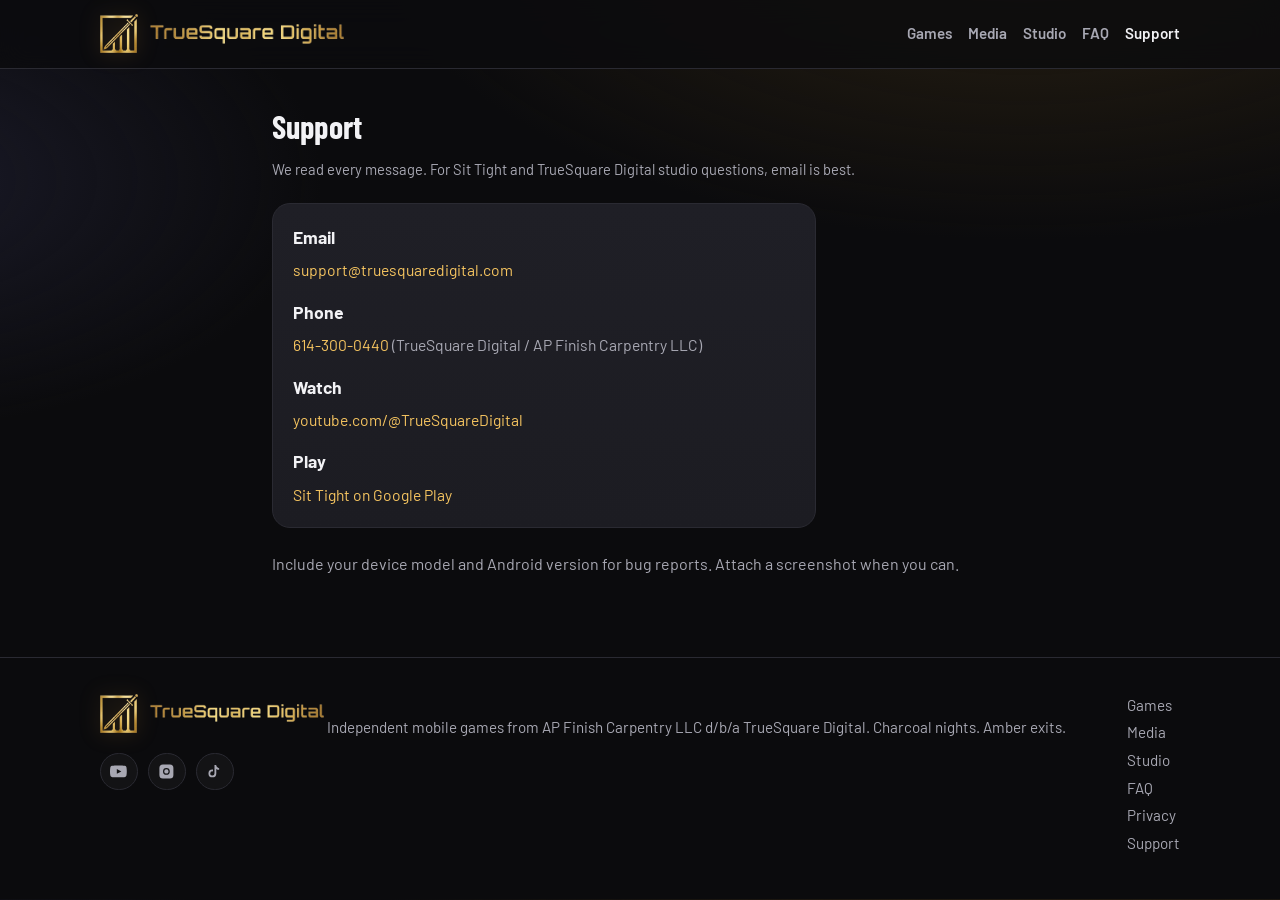
<file: support/index.html>
<!DOCTYPE html>
<html lang="en">
<head>
<meta charset="utf-8">
<meta name="viewport" content="width=device-width, initial-scale=1">
<title>Support | TrueSquare Digital</title>
<meta name="description" content="Contact TrueSquare Digital support for Sit Tight and studio questions.">
<meta name="theme-color" content="#0b0b0d">
<link rel="icon" type="image/png" href="/assets/favicon.png">
<link rel="canonical" href="https://www.truesquaredigital.com/support/">
<meta property="og:title" content="Support | TrueSquare Digital">
<meta property="og:description" content="Contact TrueSquare Digital support for Sit Tight and studio questions.">
<meta property="og:type" content="website">
<meta property="og:url" content="https://www.truesquaredigital.com/support/">
<meta property="og:image" content="https://www.truesquaredigital.com/assets/sittight-og.jpg">
<meta name="twitter:card" content="summary_large_image">
<link rel="preconnect" href="https://fonts.googleapis.com">
<link rel="preconnect" href="https://fonts.gstatic.com" crossorigin>
<link href="https://fonts.googleapis.com/css2?family=Barlow:wght@500;600;700;800&family=Barlow+Condensed:wght@700;800&display=swap" rel="stylesheet">
<link rel="stylesheet" href="/styles.css">
</head>
<body>
<header class="site-header">
  <div class="wrap nav">
    <a class="brand brand-logo" href="/" aria-label="TrueSquare Digital home"><img class="brand-mark logo-mark" src="/assets/tsq-logo-mark.png" width="38" height="39" alt=""><img class="logo-word" src="/assets/tsq-wordmark.png" width="450" height="47" alt="TrueSquare Digital"></a>
    <nav class="nav-links" aria-label="Primary">
      <a href="/games/">Games</a>
      <a href="/media/">Media</a>
      <a href="/#studio">Studio</a>
      <a href="/#faq">FAQ</a>
      <a href="/support/" aria-current="page">Support</a>
    </nav>
  </div>
</header>
<main class="wrap legal">
  <h1>Support</h1>
  <p class="meta">We read every message. For Sit Tight and TrueSquare Digital studio questions, email is best.</p>
  <div class="card" style="max-width:34rem">
    <h3>Email</h3>
    <p><a href="mailto:support@truesquaredigital.com">support@truesquaredigital.com</a></p>
    <h3 style="margin-top:1rem">Phone</h3>
    <p><a href="tel:+16143000440">614-300-0440</a> (TrueSquare Digital / AP Finish Carpentry LLC)</p>
    <h3 style="margin-top:1rem">Watch</h3>
    <p><a href="https://www.youtube.com/@TrueSquareDigital" rel="noopener" target="_blank">youtube.com/@TrueSquareDigital</a></p>
    <h3 style="margin-top:1rem">Play</h3>
    <p><a href="https://play.google.com/store/apps/details?id=com.truesquare.sittight&referrer=utm_source%3Dwebsite%26utm_medium%3Dweb%26utm_campaign%3Dtsq_organic" rel="noopener" target="_blank">Sit Tight on Google Play</a></p>
  </div>
  <p style="margin-top:1.5rem;color:var(--muted)">Include your device model and Android version for bug reports. Attach a screenshot when you can.</p>
</main>
<footer class="site-footer">
  <div class="wrap footer-grid">
    <div>
      <a class="brand brand-logo footer-logo" href="/" aria-label="TrueSquare Digital home"><img class="logo-mark" src="/assets/tsq-logo-mark.png" width="38" height="39" alt=""><img class="logo-word" src="/assets/tsq-wordmark.png" width="450" height="47" alt="TrueSquare Digital"></a>
      Independent mobile games from AP Finish Carpentry LLC d/b/a TrueSquare Digital.
      Charcoal nights. Amber exits.
      <div class="social-row" aria-label="Social links">
        <a class="social" href="https://www.youtube.com/@TrueSquareDigital" rel="noopener" target="_blank" title="YouTube" aria-label="YouTube">
          <svg viewBox="0 0 24 24" aria-hidden="true"><path d="M23.5 6.2a3 3 0 0 0-2.1-2.1C19.5 3.5 12 3.5 12 3.5s-7.5 0-9.4.6A3 3 0 0 0 .5 6.2 31.5 31.5 0 0 0 0 12a31.5 31.5 0 0 0 .5 5.8 3 3 0 0 0 2.1 2.1c1.9.6 9.4.6 9.4.6s7.5 0 9.4-.6a3 3 0 0 0 2.1-2.1A31.5 31.5 0 0 0 24 12a31.5 31.5 0 0 0-.5-5.8zM9.75 15.5v-7l6.5 3.5-6.5 3.5z"/></svg>
        </a>
        <a class="social" href="https://www.instagram.com/truesquare_digital/" rel="noopener" target="_blank" title="Instagram" aria-label="Instagram">
          <svg viewBox="0 0 24 24" aria-hidden="true"><path d="M7 2h10a5 5 0 0 1 5 5v10a5 5 0 0 1-5 5H7a5 5 0 0 1-5-5V7a5 5 0 0 1 5-5zm5 5.2A4.8 4.8 0 1 0 16.8 12 4.8 4.8 0 0 0 12 7.2zm0 7.9A3.1 3.1 0 1 1 15.1 12 3.1 3.1 0 0 1 12 15.1zm6.2-8.9a1.15 1.15 0 1 1-1.15-1.15A1.15 1.15 0 0 1 18.2 6.2z"/></svg>
        </a>
        <a class="social" href="https://www.tiktok.com/@truesquaredigital" rel="noopener" target="_blank" title="TikTok" aria-label="TikTok">
          <svg viewBox="0 0 24 24" aria-hidden="true"><path d="M14.5 3c.4 2.4 1.9 4.1 4.3 4.4v2.4c-1.5.1-2.9-.4-4.1-1.3v6.4a5.6 5.6 0 1 1-5.6-5.6c.3 0 .6 0 .9.1v2.6a3 3 0 1 0 2.1 2.9V3h2.4z"/></svg>
        </a>
      </div>
    </div>
    <nav aria-label="Footer">
      <a href="/games/">Games</a>
      <a href="/media/">Media</a>
      <a href="/#studio">Studio</a>
      <a href="/#faq">FAQ</a>
      <a href="/privacy-policy/">Privacy</a>
      <a href="/support/">Support</a>
    </nav>
  </div>
</footer>
</body>
</html>
</file>
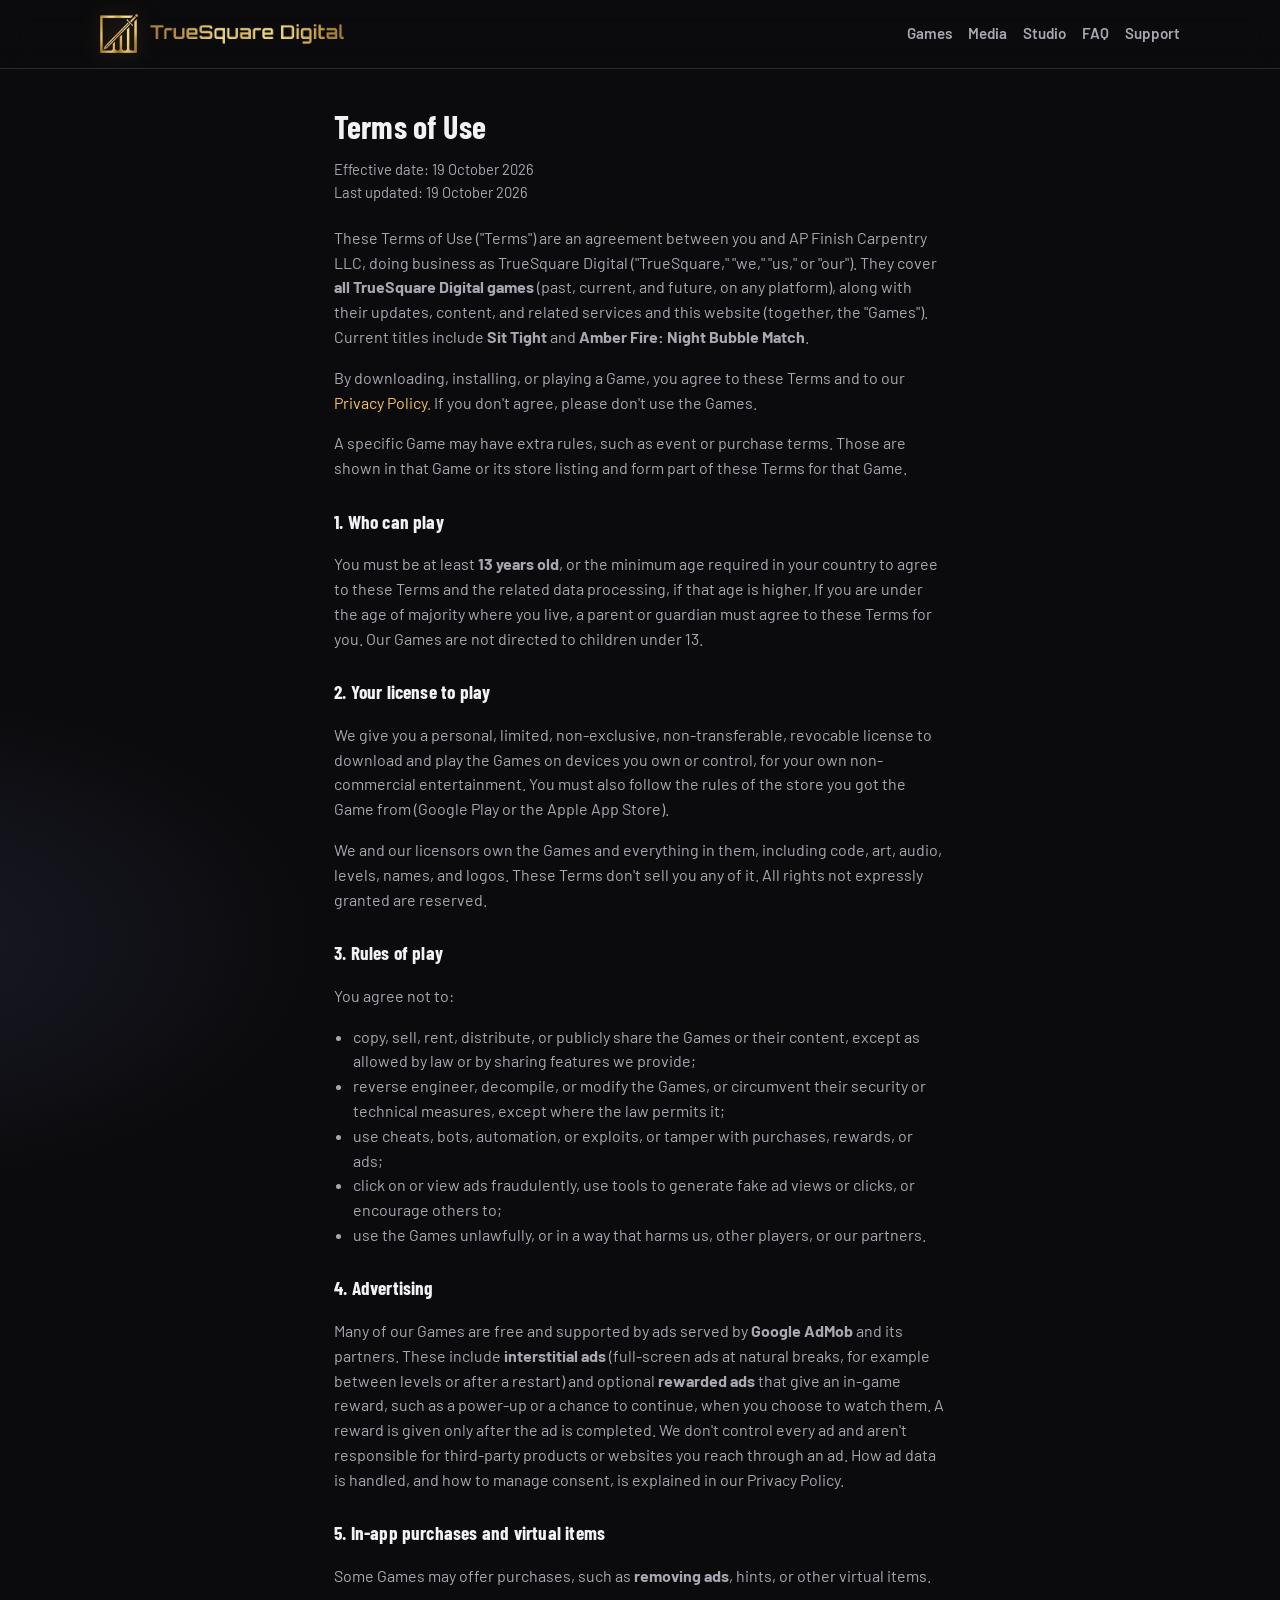
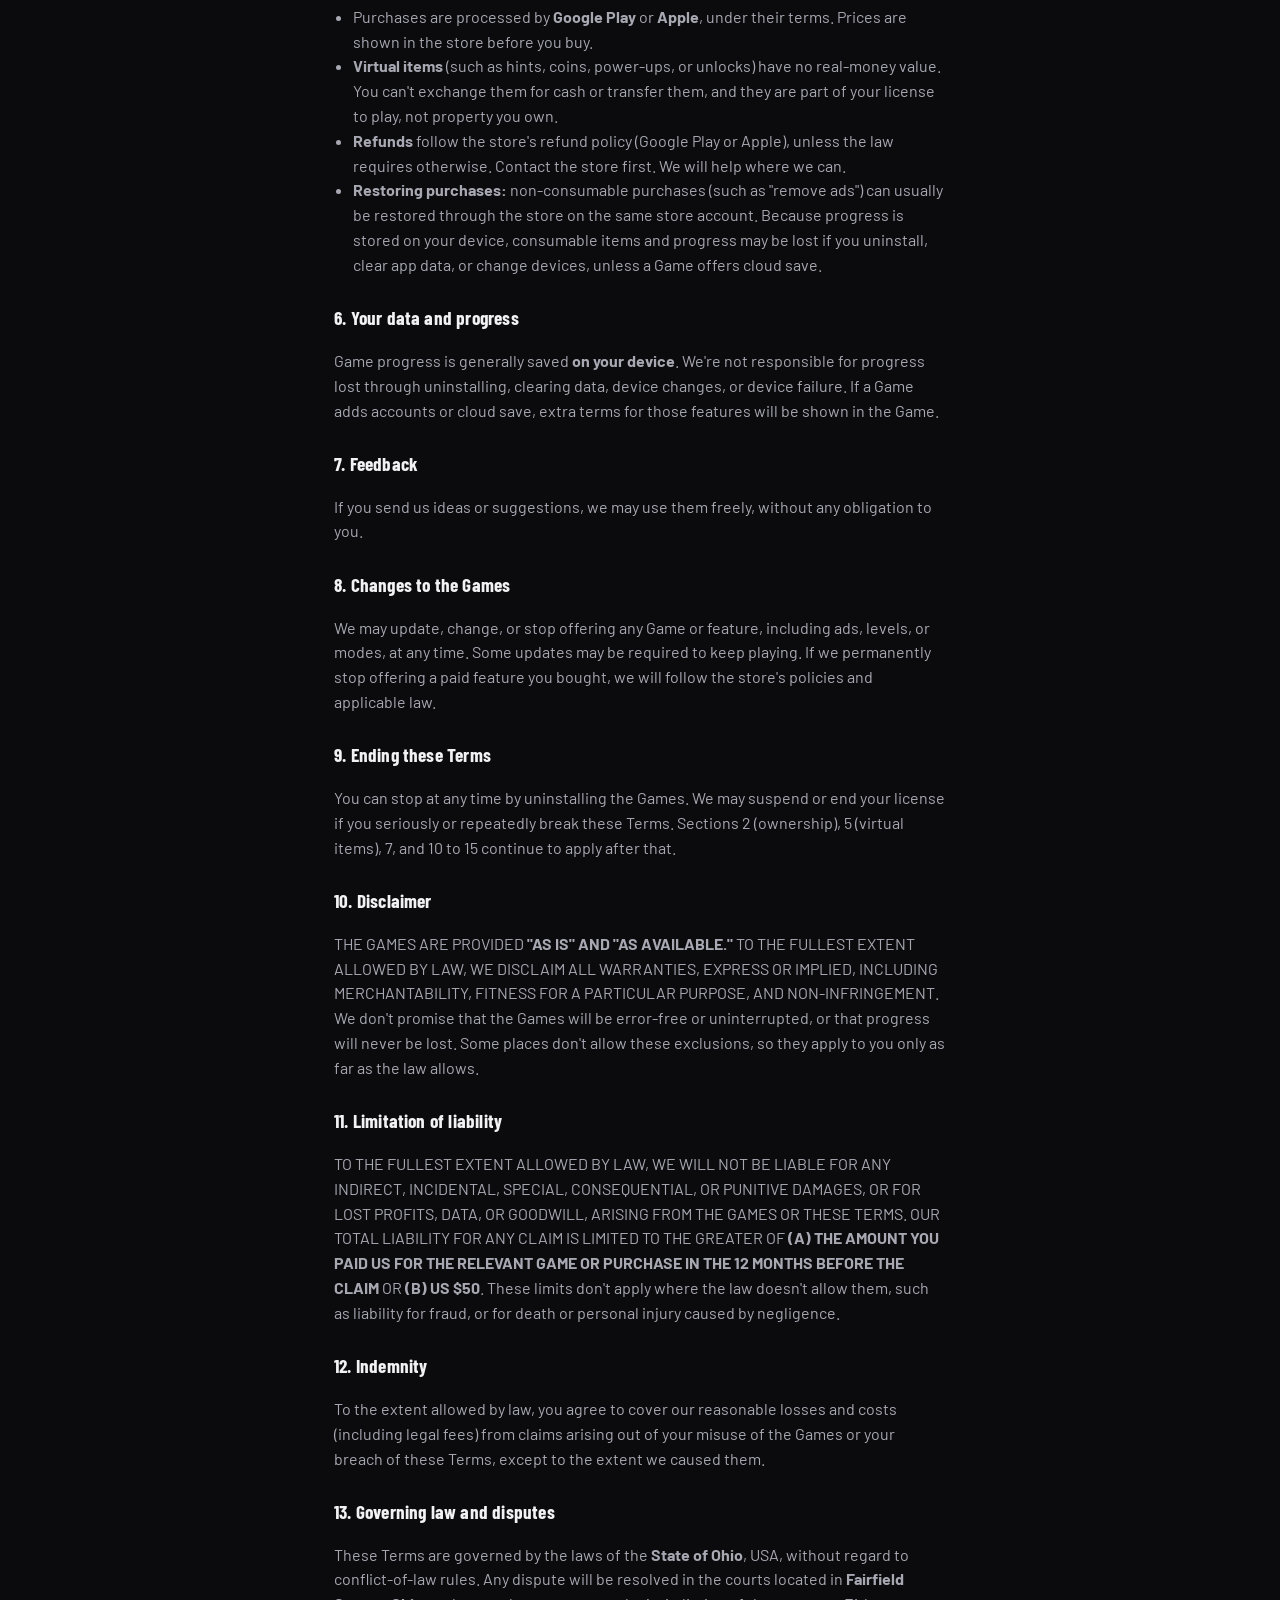
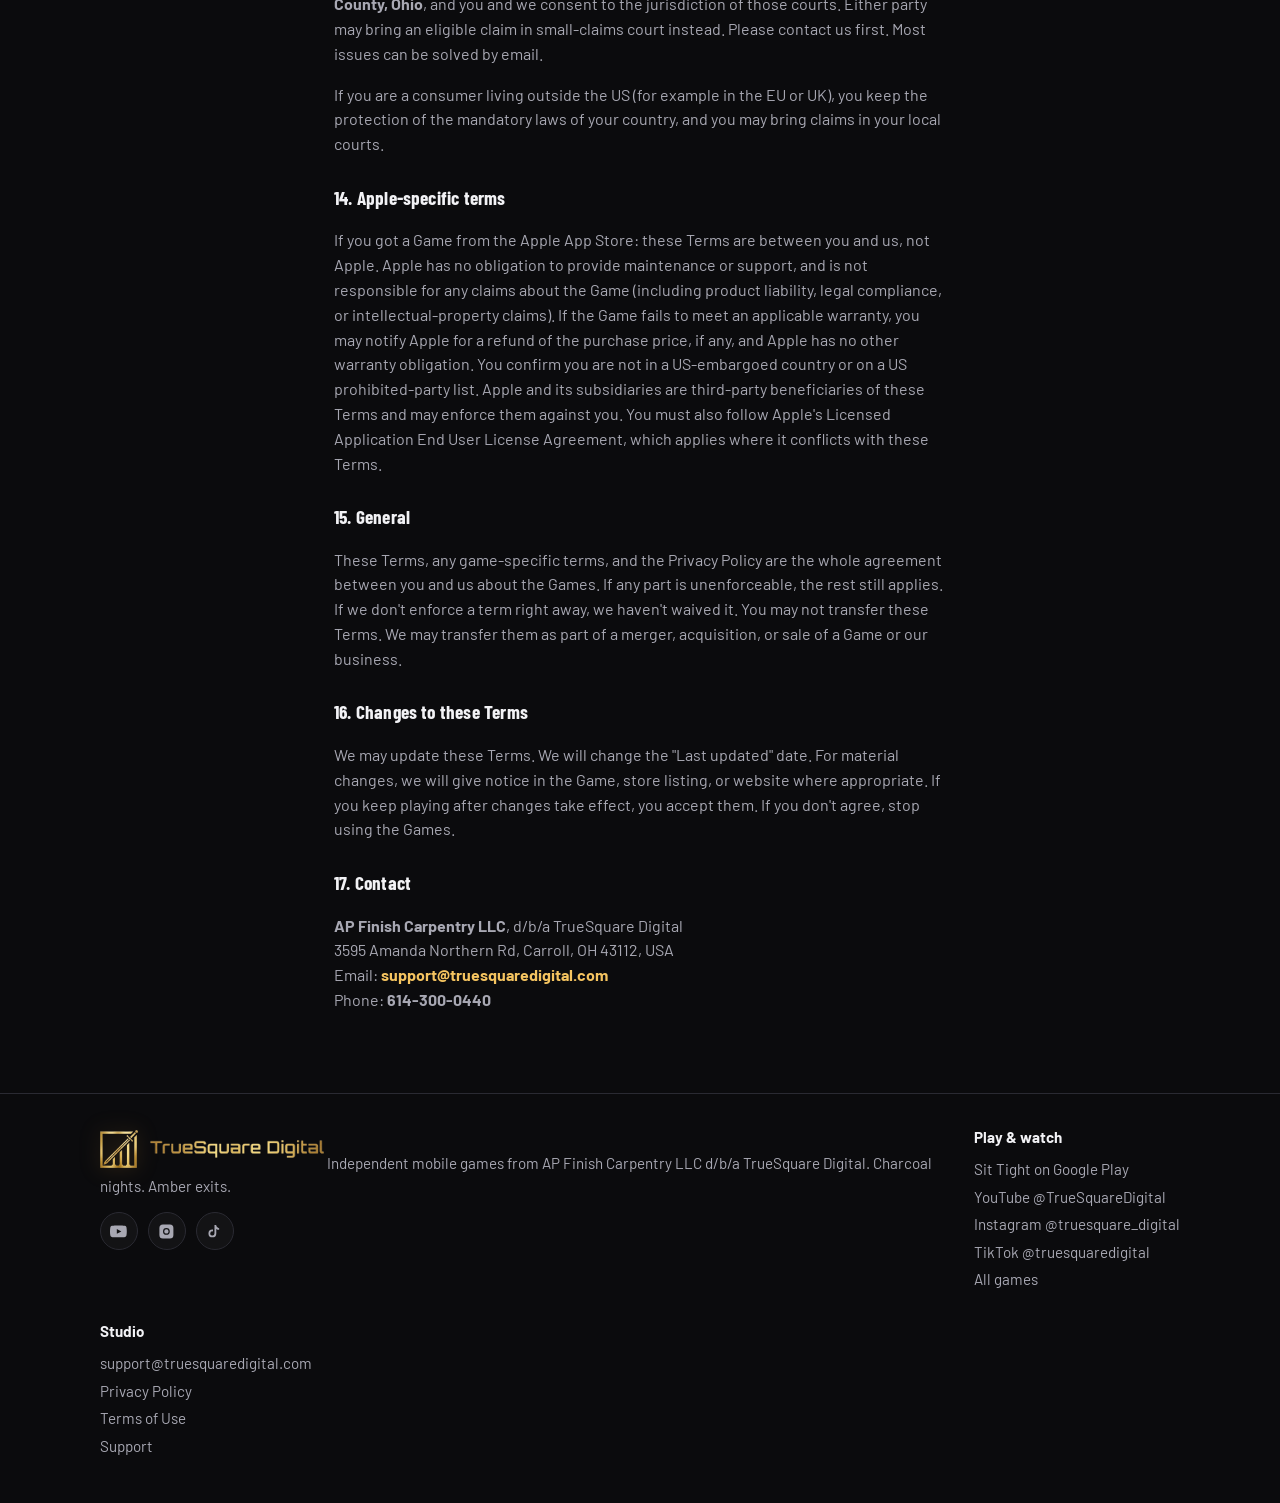
<file: terms-of-use/index.html>
<!DOCTYPE html>
<html lang="en">
<head>
<meta charset="utf-8">
<meta name="viewport" content="width=device-width, initial-scale=1">
<title>Terms of Use | TrueSquare Digital</title>
<meta name="description" content="Terms of Use for all TrueSquare Digital games, including Sit Tight and Amber Fire: Night Bubble Match.">
<meta name="theme-color" content="#0b0b0d">
<link rel="icon" type="image/png" href="/assets/favicon.png">
<link rel="canonical" href="https://www.truesquaredigital.com/terms-of-use/">
<meta property="og:title" content="Terms of Use | TrueSquare Digital">
<meta property="og:description" content="Terms of Use for all TrueSquare Digital games, including Sit Tight and Amber Fire: Night Bubble Match.">
<meta property="og:type" content="website">
<meta property="og:url" content="https://www.truesquaredigital.com/terms-of-use/">
<meta property="og:image" content="https://www.truesquaredigital.com/assets/sittight-og.jpg">
<meta name="twitter:card" content="summary_large_image">
<link rel="preconnect" href="https://fonts.googleapis.com">
<link rel="preconnect" href="https://fonts.gstatic.com" crossorigin>
<link href="https://fonts.googleapis.com/css2?family=Barlow:wght@500;600;700;800&family=Barlow+Condensed:wght@700;800&display=swap" rel="stylesheet">
<link rel="stylesheet" href="/styles.css">
</head>
<body>
<header class="site-header">
  <div class="wrap nav">
    <a class="brand brand-logo" href="/" aria-label="TrueSquare Digital home"><img class="brand-mark logo-mark" src="/assets/tsq-logo-mark.png" width="38" height="39" alt=""><img class="logo-word" src="/assets/tsq-wordmark.png" width="450" height="47" alt="TrueSquare Digital"></a>
    <nav class="nav-links" aria-label="Primary">
      <a href="/games/">Games</a>
      <a href="/media/">Media</a>
      <a href="/#studio">Studio</a>
      <a href="/#faq">FAQ</a>
      <a href="/support/">Support</a>
    </nav>
  </div>
</header>
<main class="wrap legal">
  <h1>Terms of Use</h1>
  <p class="meta">Effective date: 19 October 2026<br>
Last updated: 19 October 2026</p>
  <p>These Terms of Use ("Terms") are an agreement between you and AP Finish Carpentry LLC, doing business as TrueSquare Digital ("TrueSquare," "we," "us," or "our"). They cover <strong>all TrueSquare Digital games</strong> (past, current, and future, on any platform), along with their updates, content, and related services and this website (together, the "Games"). Current titles include <strong>Sit Tight</strong> and <strong>Amber Fire: Night Bubble Match</strong>.</p>
<p>By downloading, installing, or playing a Game, you agree to these Terms and to our <a href="https://www.truesquaredigital.com/privacy-policy/" rel="noopener" target="_blank">Privacy Policy</a>. If you don't agree, please don't use the Games.</p>
<p>A specific Game may have extra rules, such as event or purchase terms. Those are shown in that Game or its store listing and form part of these Terms for that Game.</p>

  <h2>1. Who can play</h2>
<p>You must be at least <strong>13 years old</strong>, or the minimum age required in your country to agree to these Terms and the related data processing, if that age is higher. If you are under the age of majority where you live, a parent or guardian must agree to these Terms for you. Our Games are not directed to children under 13.</p>

  <h2>2. Your license to play</h2>
<p>We give you a personal, limited, non-exclusive, non-transferable, revocable license to download and play the Games on devices you own or control, for your own non-commercial entertainment. You must also follow the rules of the store you got the Game from (Google Play or the Apple App Store).</p>
<p>We and our licensors own the Games and everything in them, including code, art, audio, levels, names, and logos. These Terms don't sell you any of it. All rights not expressly granted are reserved.</p>

  <h2>3. Rules of play</h2>
<p>You agree not to:</p>
<ul>
<li>copy, sell, rent, distribute, or publicly share the Games or their content, except as allowed by law or by sharing features we provide;</li>
<li>reverse engineer, decompile, or modify the Games, or circumvent their security or technical measures, except where the law permits it;</li>
<li>use cheats, bots, automation, or exploits, or tamper with purchases, rewards, or ads;</li>
<li>click on or view ads fraudulently, use tools to generate fake ad views or clicks, or encourage others to;</li>
<li>use the Games unlawfully, or in a way that harms us, other players, or our partners.</li>
</ul>

  <h2>4. Advertising</h2>
<p>Many of our Games are free and supported by ads served by <strong>Google AdMob</strong> and its partners. These include <strong>interstitial ads</strong> (full-screen ads at natural breaks, for example between levels or after a restart) and optional <strong>rewarded ads</strong> that give an in-game reward, such as a power-up or a chance to continue, when you choose to watch them. A reward is given only after the ad is completed. We don't control every ad and aren't responsible for third-party products or websites you reach through an ad. How ad data is handled, and how to manage consent, is explained in our Privacy Policy.</p>

  <h2>5. In-app purchases and virtual items</h2>
<p>Some Games may offer purchases, such as <strong>removing ads</strong>, hints, or other virtual items.</p>
<ul>
<li>Purchases are processed by <strong>Google Play</strong> or <strong>Apple</strong>, under their terms. Prices are shown in the store before you buy.</li>
<li><strong>Virtual items</strong> (such as hints, coins, power-ups, or unlocks) have no real-money value. You can't exchange them for cash or transfer them, and they are part of your license to play, not property you own.</li>
<li><strong>Refunds</strong> follow the store's refund policy (Google Play or Apple), unless the law requires otherwise. Contact the store first. We will help where we can.</li>
<li><strong>Restoring purchases:</strong> non-consumable purchases (such as "remove ads") can usually be restored through the store on the same store account. Because progress is stored on your device, consumable items and progress may be lost if you uninstall, clear app data, or change devices, unless a Game offers cloud save.</li>
</ul>

  <h2>6. Your data and progress</h2>
<p>Game progress is generally saved <strong>on your device</strong>. We're not responsible for progress lost through uninstalling, clearing data, device changes, or device failure. If a Game adds accounts or cloud save, extra terms for those features will be shown in the Game.</p>

  <h2>7. Feedback</h2>
<p>If you send us ideas or suggestions, we may use them freely, without any obligation to you.</p>

  <h2>8. Changes to the Games</h2>
<p>We may update, change, or stop offering any Game or feature, including ads, levels, or modes, at any time. Some updates may be required to keep playing. If we permanently stop offering a paid feature you bought, we will follow the store's policies and applicable law.</p>

  <h2>9. Ending these Terms</h2>
<p>You can stop at any time by uninstalling the Games. We may suspend or end your license if you seriously or repeatedly break these Terms. Sections 2 (ownership), 5 (virtual items), 7, and 10 to 15 continue to apply after that.</p>

  <h2>10. Disclaimer</h2>
<p>THE GAMES ARE PROVIDED <strong>"AS IS" AND "AS AVAILABLE."</strong> TO THE FULLEST EXTENT ALLOWED BY LAW, WE DISCLAIM ALL WARRANTIES, EXPRESS OR IMPLIED, INCLUDING MERCHANTABILITY, FITNESS FOR A PARTICULAR PURPOSE, AND NON-INFRINGEMENT. We don't promise that the Games will be error-free or uninterrupted, or that progress will never be lost. Some places don't allow these exclusions, so they apply to you only as far as the law allows.</p>

  <h2>11. Limitation of liability</h2>
<p>TO THE FULLEST EXTENT ALLOWED BY LAW, WE WILL NOT BE LIABLE FOR ANY INDIRECT, INCIDENTAL, SPECIAL, CONSEQUENTIAL, OR PUNITIVE DAMAGES, OR FOR LOST PROFITS, DATA, OR GOODWILL, ARISING FROM THE GAMES OR THESE TERMS. OUR TOTAL LIABILITY FOR ANY CLAIM IS LIMITED TO THE GREATER OF <strong>(A) THE AMOUNT YOU PAID US FOR THE RELEVANT GAME OR PURCHASE IN THE 12 MONTHS BEFORE THE CLAIM</strong> OR <strong>(B) US $50</strong>. These limits don't apply where the law doesn't allow them, such as liability for fraud, or for death or personal injury caused by negligence.</p>

  <h2>12. Indemnity</h2>
<p>To the extent allowed by law, you agree to cover our reasonable losses and costs (including legal fees) from claims arising out of your misuse of the Games or your breach of these Terms, except to the extent we caused them.</p>

  <h2>13. Governing law and disputes</h2>
<p>These Terms are governed by the laws of the <strong>State of Ohio</strong>, USA, without regard to conflict-of-law rules. Any dispute will be resolved in the courts located in <strong>Fairfield County, Ohio</strong>, and you and we consent to the jurisdiction of those courts. Either party may bring an eligible claim in small-claims court instead. Please contact us first. Most issues can be solved by email.</p>
<p>If you are a consumer living outside the US (for example in the EU or UK), you keep the protection of the mandatory laws of your country, and you may bring claims in your local courts.</p>

  <h2>14. Apple-specific terms</h2>
<p>If you got a Game from the Apple App Store: these Terms are between you and us, not Apple. Apple has no obligation to provide maintenance or support, and is not responsible for any claims about the Game (including product liability, legal compliance, or intellectual-property claims). If the Game fails to meet an applicable warranty, you may notify Apple for a refund of the purchase price, if any, and Apple has no other warranty obligation. You confirm you are not in a US-embargoed country or on a US prohibited-party list. Apple and its subsidiaries are third-party beneficiaries of these Terms and may enforce them against you. You must also follow Apple's Licensed Application End User License Agreement, which applies where it conflicts with these Terms.</p>

  <h2>15. General</h2>
<p>These Terms, any game-specific terms, and the Privacy Policy are the whole agreement between you and us about the Games. If any part is unenforceable, the rest still applies. If we don't enforce a term right away, we haven't waived it. You may not transfer these Terms. We may transfer them as part of a merger, acquisition, or sale of a Game or our business.</p>

  <h2>16. Changes to these Terms</h2>
<p>We may update these Terms. We will change the "Last updated" date. For material changes, we will give notice in the Game, store listing, or website where appropriate. If you keep playing after changes take effect, you accept them. If you don't agree, stop using the Games.</p>

  <h2>17. Contact</h2>
<p><strong>AP Finish Carpentry LLC</strong>, d/b/a TrueSquare Digital<br />
3595 Amanda Northern Rd, Carroll, OH 43112, USA<br />
Email: <strong><a href="mailto:support@truesquaredigital.com">support@truesquaredigital.com</a></strong><br />
Phone: <strong>614-300-0440</strong></p>
</main>
<footer class="site-footer">
  <div class="wrap footer-grid">
    <div>
      <a class="brand brand-logo footer-logo" href="/" aria-label="TrueSquare Digital home"><img class="logo-mark" src="/assets/tsq-logo-mark.png" width="38" height="39" alt=""><img class="logo-word" src="/assets/tsq-wordmark.png" width="450" height="47" alt="TrueSquare Digital"></a>
      Independent mobile games from AP Finish Carpentry LLC d/b/a TrueSquare Digital.
      Charcoal nights. Amber exits.
      <div class="social-row" aria-label="Social links">
        <a class="social" href="https://www.youtube.com/@TrueSquareDigital" rel="noopener" target="_blank" title="YouTube" aria-label="YouTube">
          <svg viewBox="0 0 24 24" aria-hidden="true"><path d="M23.5 6.2a3 3 0 0 0-2.1-2.1C19.5 3.5 12 3.5 12 3.5s-7.5 0-9.4.6A3 3 0 0 0 .5 6.2 31.5 31.5 0 0 0 0 12a31.5 31.5 0 0 0 .5 5.8 3 3 0 0 0 2.1 2.1c1.9.6 9.4.6 9.4.6s7.5 0 9.4-.6a3 3 0 0 0 2.1-2.1A31.5 31.5 0 0 0 24 12a31.5 31.5 0 0 0-.5-5.8zM9.75 15.5v-7l6.5 3.5-6.5 3.5z"/></svg>
        </a>
        <a class="social" href="https://www.instagram.com/truesquare_digital/" rel="noopener" target="_blank" title="Instagram" aria-label="Instagram">
          <svg viewBox="0 0 24 24" aria-hidden="true"><path d="M7 2h10a5 5 0 0 1 5 5v10a5 5 0 0 1-5 5H7a5 5 0 0 1-5-5V7a5 5 0 0 1 5-5zm5 5.2A4.8 4.8 0 1 0 16.8 12 4.8 4.8 0 0 0 12 7.2zm0 7.9A3.1 3.1 0 1 1 15.1 12 3.1 3.1 0 0 1 12 15.1zm6.2-8.9a1.15 1.15 0 1 1-1.15-1.15A1.15 1.15 0 0 1 18.2 6.2z"/></svg>
        </a>
        <a class="social" href="https://www.tiktok.com/@truesquaredigital" rel="noopener" target="_blank" title="TikTok" aria-label="TikTok">
          <svg viewBox="0 0 24 24" aria-hidden="true"><path d="M14.5 3c.4 2.4 1.9 4.1 4.3 4.4v2.4c-1.5.1-2.9-.4-4.1-1.3v6.4a5.6 5.6 0 1 1-5.6-5.6c.3 0 .6 0 .9.1v2.6a3 3 0 1 0 2.1 2.9V3h2.4z"/></svg>
        </a>
      </div>
    </div>
    <div>
      <strong>Play &amp; watch</strong>
      <a href="https://play.google.com/store/apps/details?id=com.truesquare.sittight&referrer=utm_source%3Dwebsite%26utm_medium%3Dweb%26utm_campaign%3Dtsq_organic" rel="noopener" target="_blank">Sit Tight on Google Play</a>
      <a href="https://www.youtube.com/@TrueSquareDigital" rel="noopener" target="_blank">YouTube @TrueSquareDigital</a>
      <a href="https://www.instagram.com/truesquare_digital/" rel="noopener" target="_blank">Instagram @truesquare_digital</a>
      <a href="https://www.tiktok.com/@truesquaredigital" rel="noopener" target="_blank">TikTok @truesquaredigital</a>
      <a href="/games/">All games</a>
    </div>
    <div>
      <strong>Studio</strong>
      <a href="mailto:support@truesquaredigital.com">support@truesquaredigital.com</a>
      <a href="/privacy-policy/">Privacy Policy</a>
      <a href="/terms-of-use/">Terms of Use</a>
      <a href="/support/">Support</a>
    </div>
  </div>
</footer>
</body>
</html>
</file>
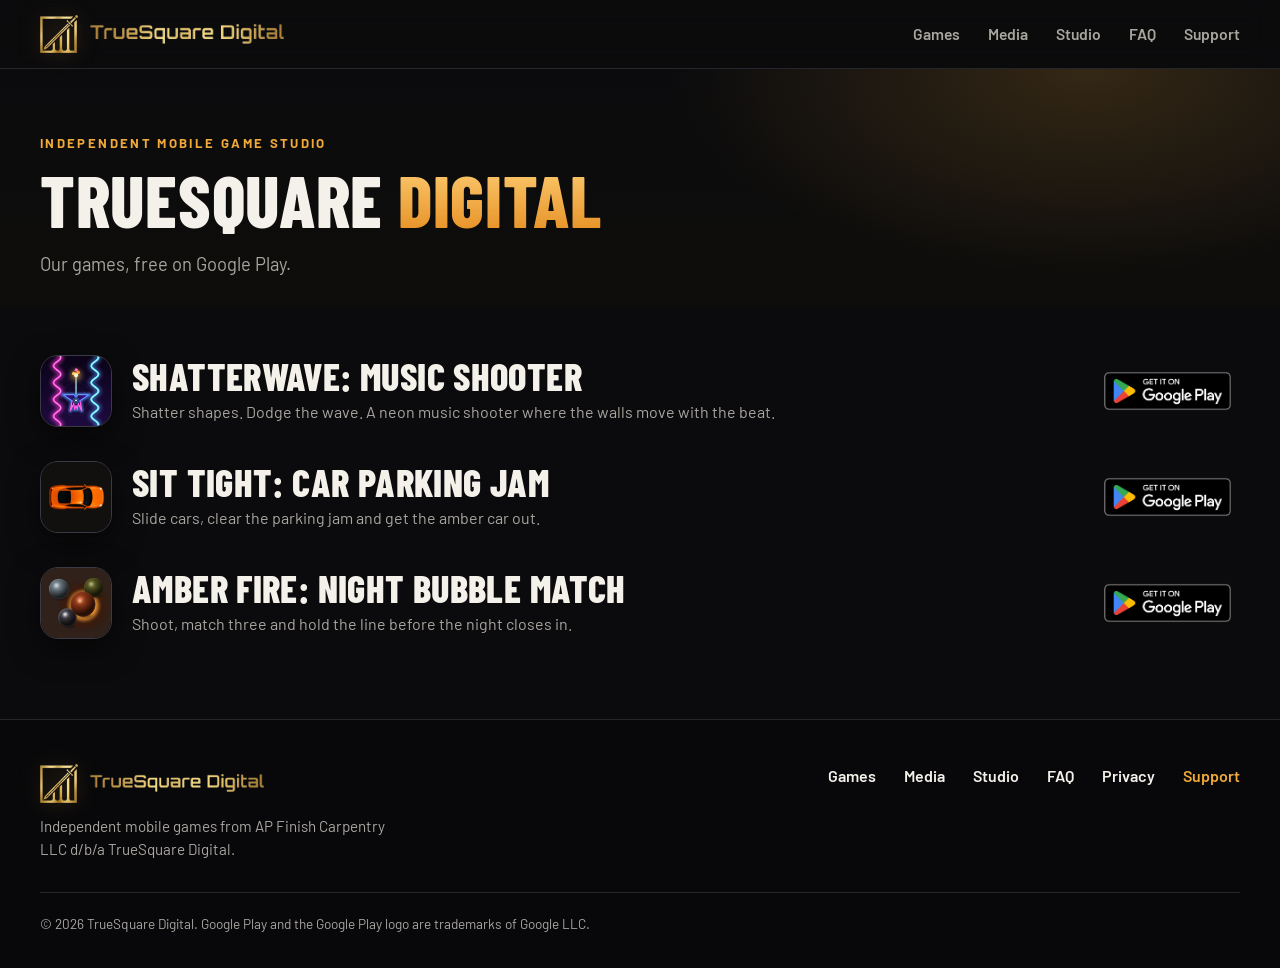
<file: tt/index.html>
<!DOCTYPE html>
<html lang="en">
<head>
<meta charset="utf-8">
<meta name="viewport" content="width=device-width, initial-scale=1">
<title>TrueSquare Digital | TikTok</title>
<meta name="description" content="Play Shatterwave, Sit Tight: Car Parking Jam and Amber Fire: Night Bubble Match from TrueSquare Digital, free on Google Play.">
<meta name="robots" content="noindex">
<meta name="theme-color" content="#0b0b0d">
<link rel="icon" type="image/png" href="/assets/favicon.png">
<meta property="og:title" content="TrueSquare Digital | TikTok">
<meta property="og:description" content="Play Shatterwave, Sit Tight: Car Parking Jam and Amber Fire: Night Bubble Match from TrueSquare Digital, free on Google Play.">
<meta property="og:type" content="website">
<meta property="og:url" content="https://www.truesquaredigital.com/tt/">
<meta property="og:image" content="https://www.truesquaredigital.com/assets/sittight-og.jpg">
<meta name="twitter:card" content="summary_large_image">
<link rel="preconnect" href="https://fonts.googleapis.com">
<link rel="preconnect" href="https://fonts.gstatic.com" crossorigin>
<link href="https://fonts.googleapis.com/css2?family=Barlow:wght@500;600;700;800&family=Barlow+Condensed:wght@700;800&display=swap" rel="stylesheet">
<link rel="stylesheet" href="/studio.css">
<link rel="stylesheet" href="/media/media.css">
</head>
<body class="A">
<header class="site-header">
  <div class="wrap nav">
    <a class="brand brand-logo" href="/" aria-label="TrueSquare Digital home"><img class="logo-mark" src="/assets/tsq-logo-mark.png" width="38" height="39" alt=""><img class="logo-word" src="/assets/tsq-wordmark.png" width="450" height="47" alt="TrueSquare Digital"></a>
    <nav class="nav-links" aria-label="Primary">
      <a href="/games/">Games</a>
      <a href="/media/">Media</a>
      <a href="/#studio">Studio</a>
      <a href="/#faq">FAQ</a>
      <a href="/support/">Support</a>
    </nav>
  </div>
</header>
<main>
<section class="media-head"><div class="wrap">
  <p class="eyebrow">Independent mobile game studio</p>
  <h1>TrueSquare <span class="accent">Digital</span></h1>
  <p class="lede">Our games, free on Google Play.</p>
</div></section>
<section class="clip-section">
<div class="wrap game-bar"><img class="g-icon" src="/assets/shatterwave-icon.png" alt=""><div class="g-text"><h2>Shatterwave: Music Shooter</h2><p>Shatter shapes. Dodge the wave. A neon music shooter where the walls move with the beat.</p></div><a class="play-badge" href="https://play.google.com/store/apps/details?id=com.truesquare.shatterwave&referrer=utm_source%3Dtiktok%26utm_medium%3Dsocial%26utm_campaign%3Dtsq_organic" rel="noopener" target="_blank"><img src="/assets/google-play-badge.png" width="646" height="250" alt="Get it on Google Play"></a></div>
<div class="wrap game-bar"><img class="g-icon" src="/assets/sittight-icon.png" alt=""><div class="g-text"><h2>Sit Tight: Car Parking Jam</h2><p>Slide cars, clear the parking jam and get the amber car out.</p></div><a class="play-badge" href="https://play.google.com/store/apps/details?id=com.truesquare.sittight&referrer=utm_source%3Dtiktok%26utm_medium%3Dsocial%26utm_campaign%3Dtsq_organic" rel="noopener" target="_blank"><img src="/assets/google-play-badge.png" width="646" height="250" alt="Get it on Google Play"></a></div>
<div class="wrap game-bar"><img class="g-icon" src="/assets/amber-icon.png" alt=""><div class="g-text"><h2>Amber Fire: Night Bubble Match</h2><p>Shoot, match three and hold the line before the night closes in.</p></div><a class="play-badge" href="https://play.google.com/store/apps/details?id=com.truesquare.amberfire&referrer=utm_source%3Dtiktok%26utm_medium%3Dsocial%26utm_campaign%3Dtsq_organic" rel="noopener" target="_blank"><img src="/assets/google-play-badge.png" width="646" height="250" alt="Get it on Google Play"></a></div>
</section>
</main>
<footer class="site-footer">
  <div class="wrap footer-grid">
    <div class="f-brand">
      <a class="brand brand-logo" href="/" aria-label="TrueSquare Digital home"><img class="logo-mark" src="/assets/tsq-logo-mark.png" width="38" height="39" alt=""><img class="logo-word" src="/assets/tsq-wordmark.png" width="450" height="47" alt="TrueSquare Digital"></a>
      <p>Independent mobile games from AP Finish Carpentry LLC d/b/a TrueSquare Digital.</p>
    </div>
    <nav class="f-links" aria-label="Footer">
      <a href="/games/">Games</a>
      <a href="/media/">Media</a>
      <a href="/#studio">Studio</a>
      <a href="/#faq">FAQ</a>
      <a href="/privacy-policy/">Privacy</a>
      <a href="/support/">Support</a>
    </nav>
  </div>
  <div class="wrap f-legal">© 2026 TrueSquare Digital. Google Play and the Google Play logo are trademarks of Google LLC.</div>
</footer>
</body>
</html>
</file>
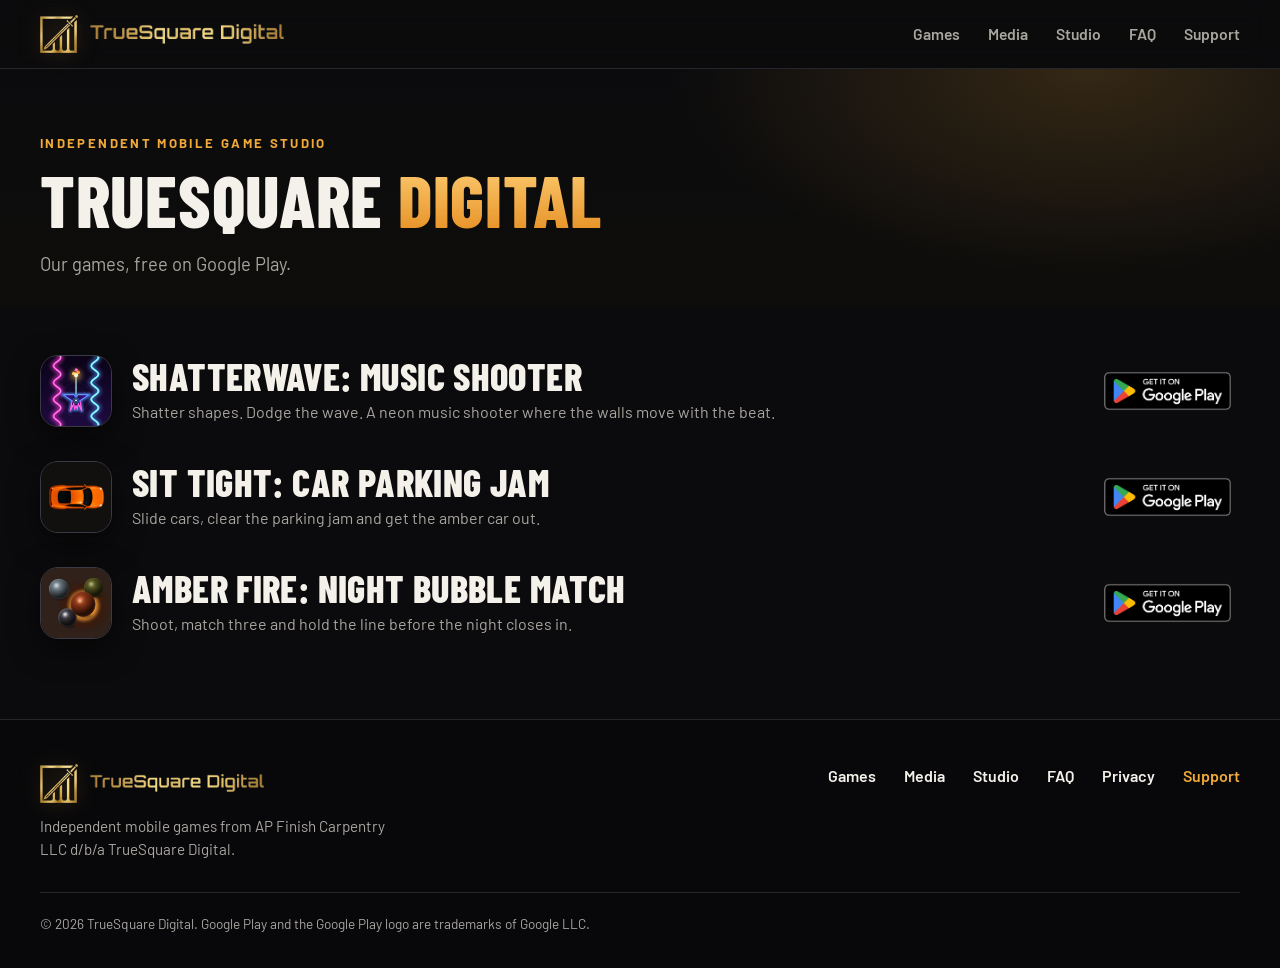
<file: yt/index.html>
<!DOCTYPE html>
<html lang="en">
<head>
<meta charset="utf-8">
<meta name="viewport" content="width=device-width, initial-scale=1">
<title>TrueSquare Digital | YouTube</title>
<meta name="description" content="Play Shatterwave, Sit Tight: Car Parking Jam and Amber Fire: Night Bubble Match from TrueSquare Digital, free on Google Play.">
<meta name="robots" content="noindex">
<meta name="theme-color" content="#0b0b0d">
<link rel="icon" type="image/png" href="/assets/favicon.png">
<meta property="og:title" content="TrueSquare Digital | YouTube">
<meta property="og:description" content="Play Shatterwave, Sit Tight: Car Parking Jam and Amber Fire: Night Bubble Match from TrueSquare Digital, free on Google Play.">
<meta property="og:type" content="website">
<meta property="og:url" content="https://www.truesquaredigital.com/yt/">
<meta property="og:image" content="https://www.truesquaredigital.com/assets/sittight-og.jpg">
<meta name="twitter:card" content="summary_large_image">
<link rel="preconnect" href="https://fonts.googleapis.com">
<link rel="preconnect" href="https://fonts.gstatic.com" crossorigin>
<link href="https://fonts.googleapis.com/css2?family=Barlow:wght@500;600;700;800&family=Barlow+Condensed:wght@700;800&display=swap" rel="stylesheet">
<link rel="stylesheet" href="/studio.css">
<link rel="stylesheet" href="/media/media.css">
</head>
<body class="A">
<header class="site-header">
  <div class="wrap nav">
    <a class="brand brand-logo" href="/" aria-label="TrueSquare Digital home"><img class="logo-mark" src="/assets/tsq-logo-mark.png" width="38" height="39" alt=""><img class="logo-word" src="/assets/tsq-wordmark.png" width="450" height="47" alt="TrueSquare Digital"></a>
    <nav class="nav-links" aria-label="Primary">
      <a href="/games/">Games</a>
      <a href="/media/">Media</a>
      <a href="/#studio">Studio</a>
      <a href="/#faq">FAQ</a>
      <a href="/support/">Support</a>
    </nav>
  </div>
</header>
<main>
<section class="media-head"><div class="wrap">
  <p class="eyebrow">Independent mobile game studio</p>
  <h1>TrueSquare <span class="accent">Digital</span></h1>
  <p class="lede">Our games, free on Google Play.</p>
</div></section>
<section class="clip-section">
<div class="wrap game-bar"><img class="g-icon" src="/assets/shatterwave-icon.png" alt=""><div class="g-text"><h2>Shatterwave: Music Shooter</h2><p>Shatter shapes. Dodge the wave. A neon music shooter where the walls move with the beat.</p></div><a class="play-badge" href="https://play.google.com/store/apps/details?id=com.truesquare.shatterwave&referrer=utm_source%3Dyoutube%26utm_medium%3Dsocial%26utm_campaign%3Dtsq_organic" rel="noopener" target="_blank"><img src="/assets/google-play-badge.png" width="646" height="250" alt="Get it on Google Play"></a></div>
<div class="wrap game-bar"><img class="g-icon" src="/assets/sittight-icon.png" alt=""><div class="g-text"><h2>Sit Tight: Car Parking Jam</h2><p>Slide cars, clear the parking jam and get the amber car out.</p></div><a class="play-badge" href="https://play.google.com/store/apps/details?id=com.truesquare.sittight&referrer=utm_source%3Dyoutube%26utm_medium%3Dsocial%26utm_campaign%3Dtsq_organic" rel="noopener" target="_blank"><img src="/assets/google-play-badge.png" width="646" height="250" alt="Get it on Google Play"></a></div>
<div class="wrap game-bar"><img class="g-icon" src="/assets/amber-icon.png" alt=""><div class="g-text"><h2>Amber Fire: Night Bubble Match</h2><p>Shoot, match three and hold the line before the night closes in.</p></div><a class="play-badge" href="https://play.google.com/store/apps/details?id=com.truesquare.amberfire&referrer=utm_source%3Dyoutube%26utm_medium%3Dsocial%26utm_campaign%3Dtsq_organic" rel="noopener" target="_blank"><img src="/assets/google-play-badge.png" width="646" height="250" alt="Get it on Google Play"></a></div>
</section>
</main>
<footer class="site-footer">
  <div class="wrap footer-grid">
    <div class="f-brand">
      <a class="brand brand-logo" href="/" aria-label="TrueSquare Digital home"><img class="logo-mark" src="/assets/tsq-logo-mark.png" width="38" height="39" alt=""><img class="logo-word" src="/assets/tsq-wordmark.png" width="450" height="47" alt="TrueSquare Digital"></a>
      <p>Independent mobile games from AP Finish Carpentry LLC d/b/a TrueSquare Digital.</p>
    </div>
    <nav class="f-links" aria-label="Footer">
      <a href="/games/">Games</a>
      <a href="/media/">Media</a>
      <a href="/#studio">Studio</a>
      <a href="/#faq">FAQ</a>
      <a href="/privacy-policy/">Privacy</a>
      <a href="/support/">Support</a>
    </nav>
  </div>
  <div class="wrap f-legal">© 2026 TrueSquare Digital. Google Play and the Google Play logo are trademarks of Google LLC.</div>
</footer>
</body>
</html>
</file>
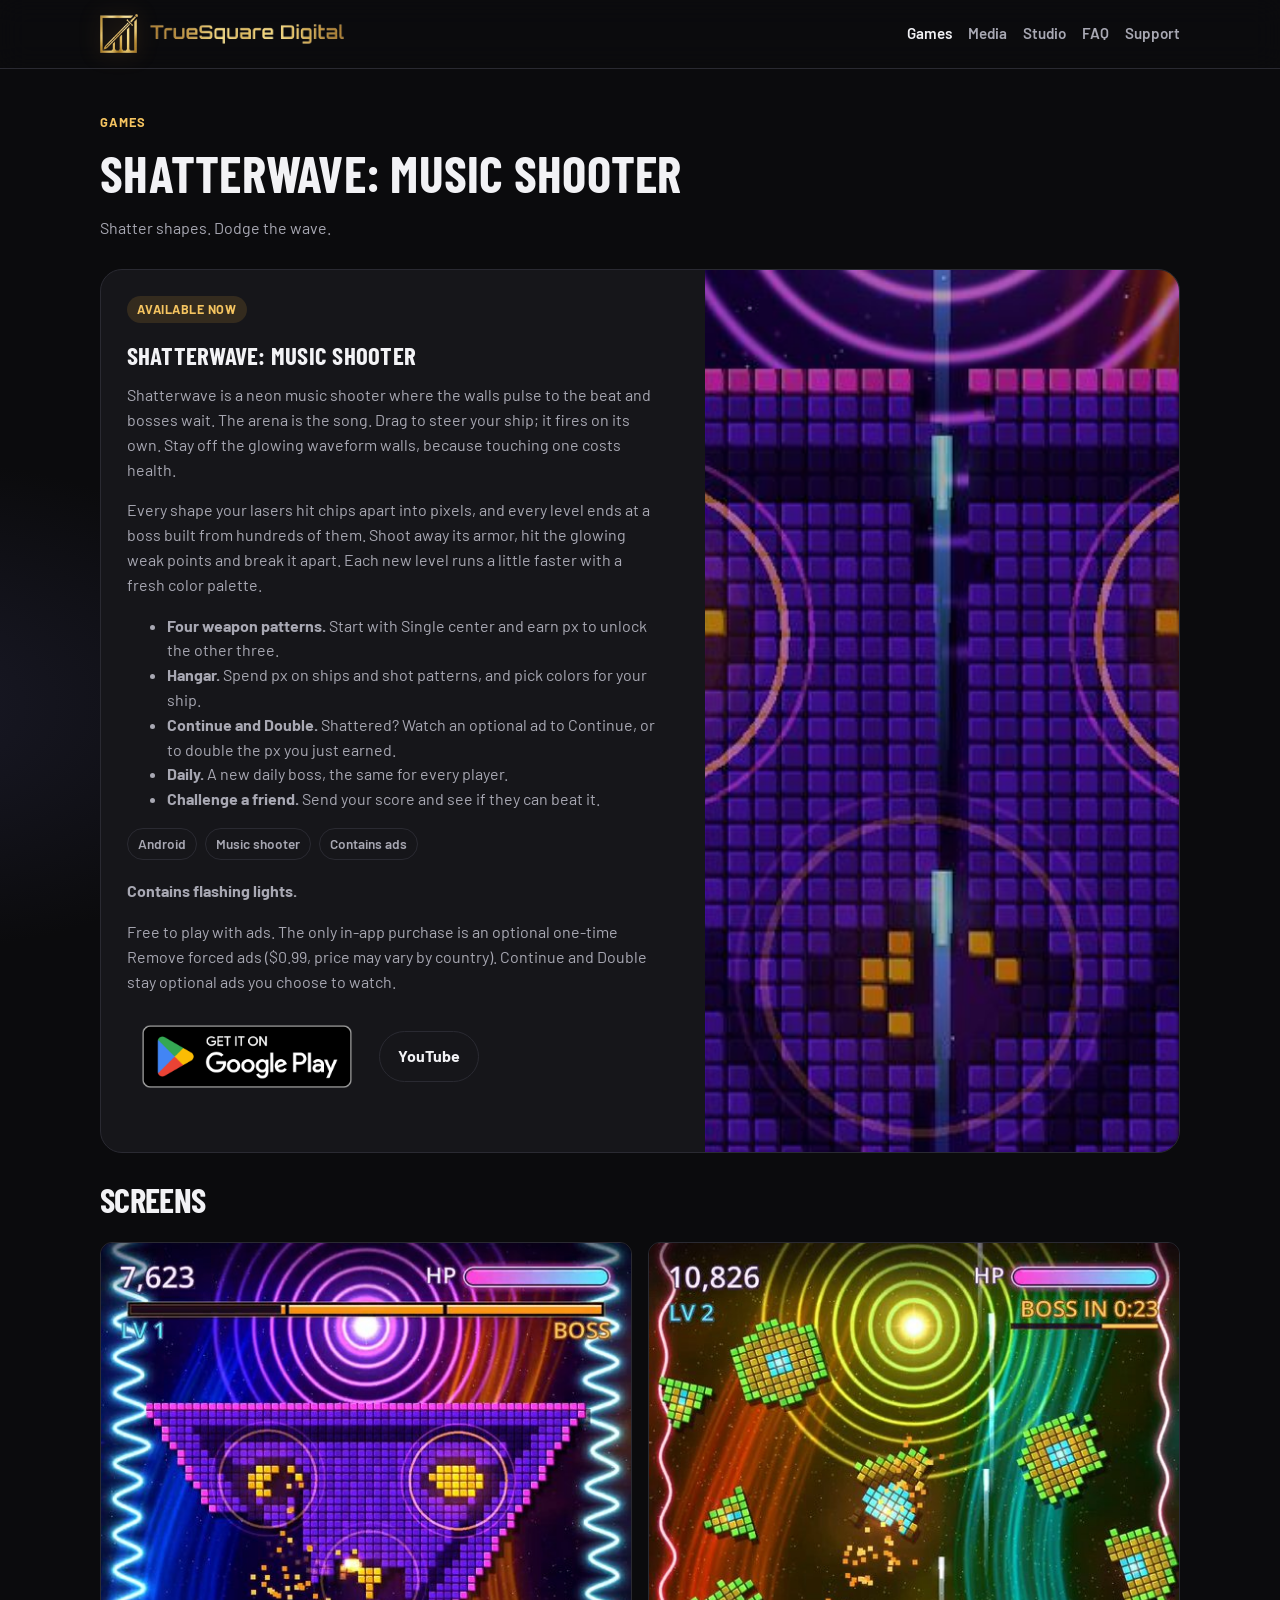
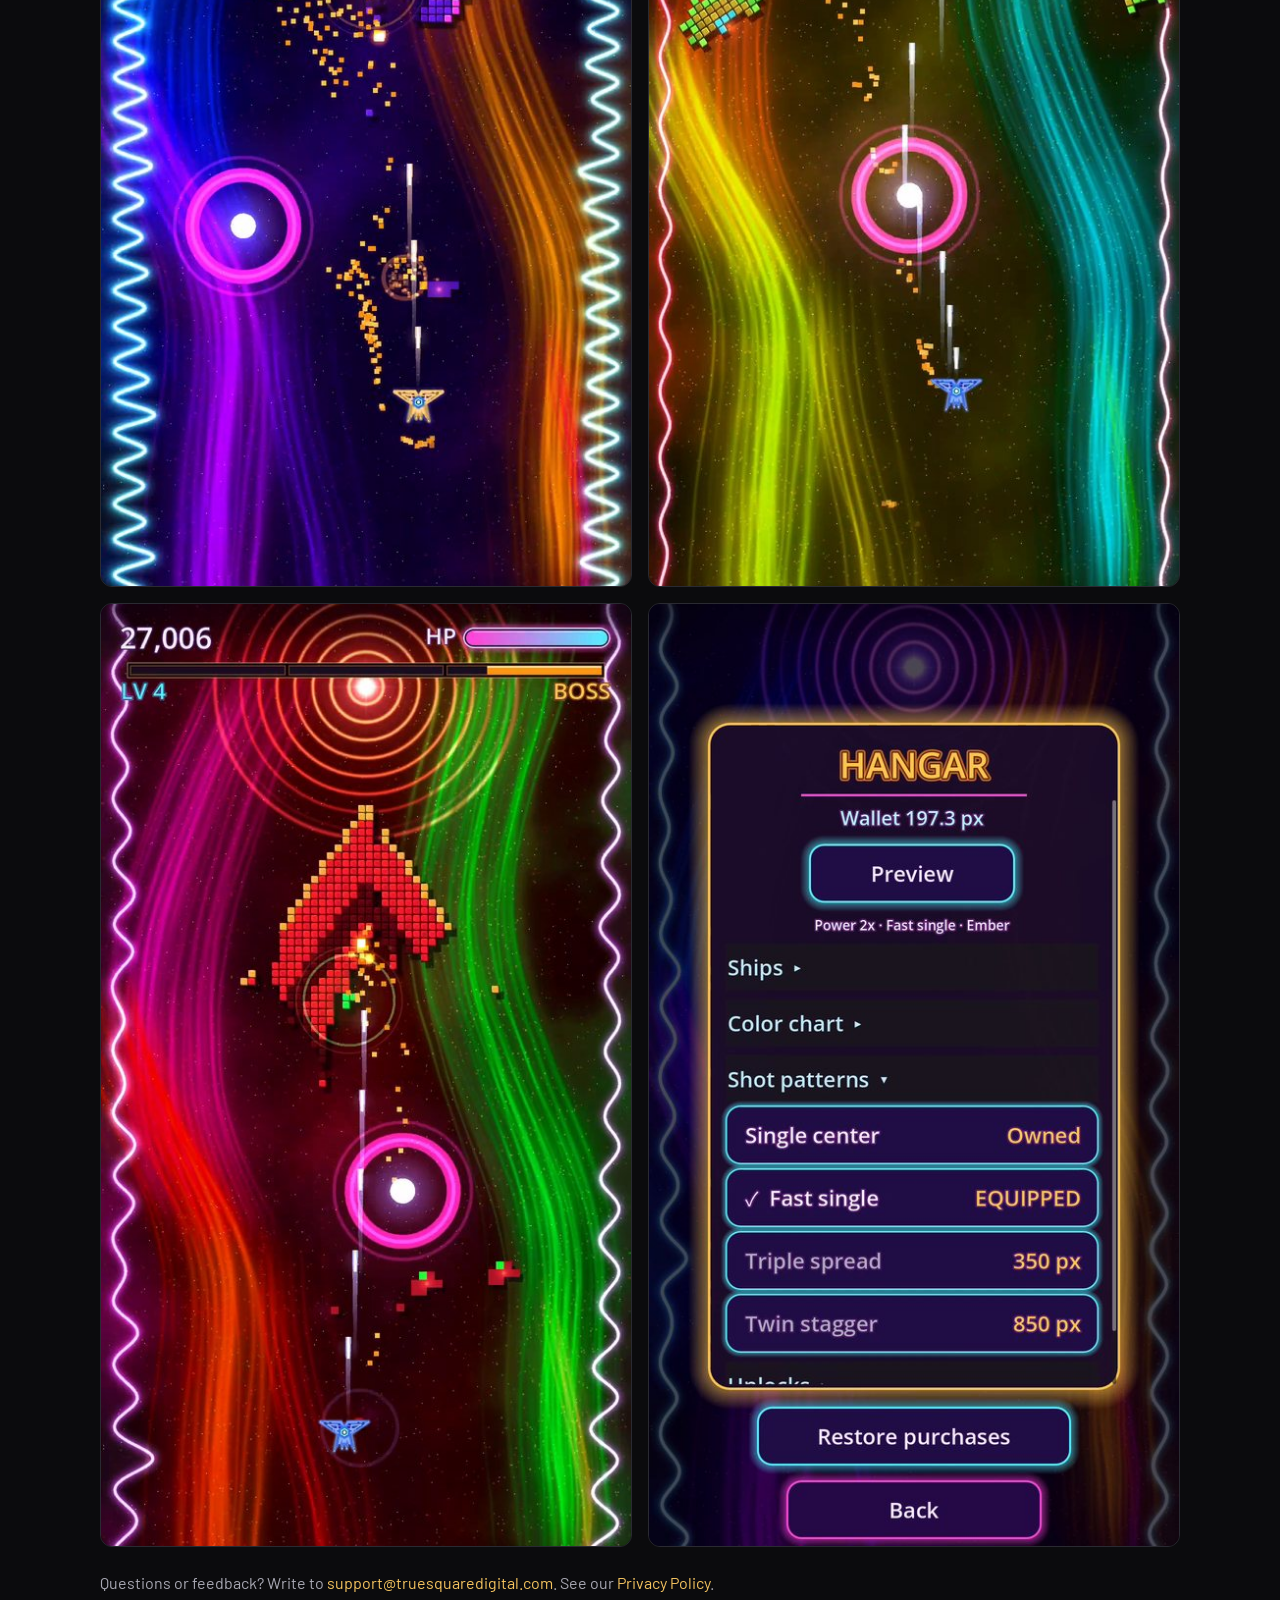
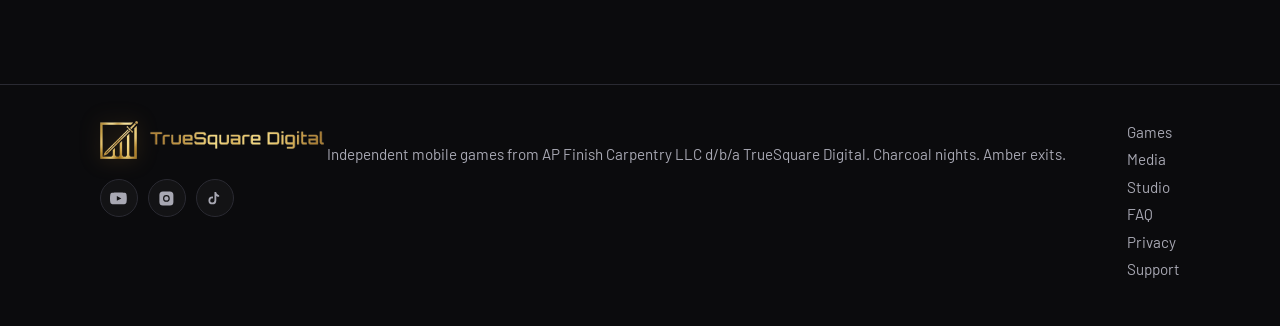
<file: games/shatterwave/index.html>
<!DOCTYPE html>
<html lang="en">
<head>
<meta charset="utf-8">
<meta name="viewport" content="width=device-width, initial-scale=1">
<title>Shatterwave: Music Shooter | TrueSquare Digital</title>
<meta name="description" content="Shatterwave: Music Shooter. Shatter shapes. Dodge the wave. Waveform walls pulse to the beat and bosses wait. Free on Android, contains ads.">
<meta name="theme-color" content="#0b0b0d">
<link rel="icon" type="image/png" href="/assets/favicon.png">
<link rel="canonical" href="https://www.truesquaredigital.com/games/shatterwave/">
<meta property="og:title" content="Shatterwave: Music Shooter | TrueSquare Digital">
<meta property="og:description" content="Shatterwave: Music Shooter. Shatter shapes. Dodge the wave. Waveform walls pulse to the beat and bosses wait. Free on Android, contains ads.">
<meta property="og:type" content="website">
<meta property="og:url" content="https://www.truesquaredigital.com/games/shatterwave/">
<meta property="og:image" content="https://www.truesquaredigital.com/assets/shatterwave-card.jpg">
<meta name="twitter:card" content="summary_large_image">
<link rel="preconnect" href="https://fonts.googleapis.com">
<link rel="preconnect" href="https://fonts.gstatic.com" crossorigin>
<link href="https://fonts.googleapis.com/css2?family=Barlow:wght@500;600;700;800&family=Barlow+Condensed:wght@700;800&display=swap" rel="stylesheet">
<link rel="stylesheet" href="/styles.css">
</head>
<body>
<header class="site-header">
  <div class="wrap nav">
    <a class="brand brand-logo" href="/" aria-label="TrueSquare Digital home"><img class="brand-mark logo-mark" src="/assets/tsq-logo-mark.png" width="38" height="39" alt=""><img class="logo-word" src="/assets/tsq-wordmark.png" width="450" height="47" alt="TrueSquare Digital"></a>
    <nav class="nav-links" aria-label="Primary">
      <a href="/games/" aria-current="page">Games</a>
      <a href="/media/">Media</a>
      <a href="/#studio">Studio</a>
      <a href="/#faq">FAQ</a>
      <a href="/support/">Support</a>
    </nav>
  </div>
</header>
<main class="wrap section">
  <p class="kicker"><a href="/games/">Games</a></p>
  <h1>Shatterwave: Music Shooter</h1>
  <p class="section-intro">Shatter shapes. Dodge the wave.</p>

  <!-- Launch 2026-11-19 (0.1.8). Merge only when the Play listing is live, or the badge link will 404. -->
  <article class="game-feature" style="margin-bottom:1.25rem">
    <div class="game-copy">
      <span class="pill">Available now</span>
      <h3>Shatterwave: Music Shooter</h3>
      <p class="game-meta">Shatterwave is a neon music shooter where the walls pulse to the beat and bosses wait. The arena is the song. Drag to steer your ship; it fires on its own. Stay off the glowing waveform walls, because touching one costs health.</p>
      <p class="game-meta">Every shape your lasers hit chips apart into pixels, and every level ends at a boss built from hundreds of them. Shoot away its armor, hit the glowing weak points and break it apart. Each new level runs a little faster with a fresh color palette.</p>
      <ul class="game-meta">
        <li><strong>Four weapon patterns.</strong> Start with Single center and earn px to unlock the other three.</li>
        <li><strong>Hangar.</strong> Spend px on ships and shot patterns, and pick colors for your ship.</li>
        <li><strong>Continue and Double.</strong> Shattered? Watch an optional ad to Continue, or to double the px you just earned.</li>
        <li><strong>Daily.</strong> A new daily boss, the same for every player.</li>
        <li><strong>Challenge a friend.</strong> Send your score and see if they can beat it.</li>
      </ul>
      <div class="tags">
        <span class="tag">Android</span>
        <span class="tag">Music shooter</span>
        <span class="tag">Contains ads</span>
      </div>
      <p class="game-meta"><strong>Contains flashing lights.</strong></p>
      <p class="game-meta">Free to play with ads. The only in-app purchase is an optional one-time Remove forced ads ($0.99, price may vary by country). Continue and Double stay optional ads you choose to watch.</p>
      <div class="hero-cta">
        <a class="play-badge" href="https://play.google.com/store/apps/details?id=com.truesquare.shatterwave&referrer=utm_source%3Dwebsite%26utm_medium%3Dweb%26utm_campaign%3Dtsq_organic" rel="noopener" target="_blank"><img src="/assets/google-play-badge.png" width="240" height="93" alt="Get Shatterwave on Google Play"></a>
        <a class="btn btn-ghost" href="https://www.youtube.com/@TrueSquareDigital" rel="noopener" target="_blank">YouTube</a>
      </div>
    </div>
    <div class="game-media">
      <img src="/assets/shatterwave-card.jpg" width="1024" height="500" alt="Shatterwave: Music Shooter, a pixel boss above glowing waveform walls">
    </div>
  </article>

  <h2>Screens</h2>
  <div class="coming">
    <img src="/assets/shatterwave-shot-01-boss-triangle.jpg" width="540" height="960" alt="A triangle pixel boss with glowing cores above the arena" loading="lazy" style="width:100%;height:auto;border-radius:12px;border:1px solid var(--line)">
    <img src="/assets/shatterwave-shot-02-swarm.jpg" width="540" height="960" alt="Pixel shapes swarming toward the ship between glowing waveform walls" loading="lazy" style="width:100%;height:auto;border-radius:12px;border:1px solid var(--line)">
    <img src="/assets/shatterwave-shot-03-boss-diamond.jpg" width="540" height="960" alt="A diamond pixel boss diving through the arena" loading="lazy" style="width:100%;height:auto;border-radius:12px;border:1px solid var(--line)">
    <img src="/assets/shatterwave-shot-04-hangar.jpg" width="540" height="960" alt="The Hangar showing four weapon patterns" loading="lazy" style="width:100%;height:auto;border-radius:12px;border:1px solid var(--line)">
  </div>

  <p class="section-intro" style="margin-top:1.5rem">Questions or feedback? Write to <a href="mailto:support@truesquaredigital.com">support@truesquaredigital.com</a>. See our <a href="/privacy-policy/">Privacy Policy</a>.</p>
</main>
<footer class="site-footer">
  <div class="wrap footer-grid">
    <div>
      <a class="brand brand-logo footer-logo" href="/" aria-label="TrueSquare Digital home"><img class="logo-mark" src="/assets/tsq-logo-mark.png" width="38" height="39" alt=""><img class="logo-word" src="/assets/tsq-wordmark.png" width="450" height="47" alt="TrueSquare Digital"></a>
      Independent mobile games from AP Finish Carpentry LLC d/b/a TrueSquare Digital.
      Charcoal nights. Amber exits.
      <div class="social-row" aria-label="Social links">
        <a class="social" href="https://www.youtube.com/@TrueSquareDigital" rel="noopener" target="_blank" title="YouTube" aria-label="YouTube">
          <svg viewBox="0 0 24 24" aria-hidden="true"><path d="M23.5 6.2a3 3 0 0 0-2.1-2.1C19.5 3.5 12 3.5 12 3.5s-7.5 0-9.4.6A3 3 0 0 0 .5 6.2 31.5 31.5 0 0 0 0 12a31.5 31.5 0 0 0 .5 5.8 3 3 0 0 0 2.1 2.1c1.9.6 9.4.6 9.4.6s7.5 0 9.4-.6a3 3 0 0 0 2.1-2.1A31.5 31.5 0 0 0 24 12a31.5 31.5 0 0 0-.5-5.8zM9.75 15.5v-7l6.5 3.5-6.5 3.5z"/></svg>
        </a>
        <a class="social" href="https://www.instagram.com/truesquare_digital/" rel="noopener" target="_blank" title="Instagram" aria-label="Instagram">
          <svg viewBox="0 0 24 24" aria-hidden="true"><path d="M7 2h10a5 5 0 0 1 5 5v10a5 5 0 0 1-5 5H7a5 5 0 0 1-5-5V7a5 5 0 0 1 5-5zm5 5.2A4.8 4.8 0 1 0 16.8 12 4.8 4.8 0 0 0 12 7.2zm0 7.9A3.1 3.1 0 1 1 15.1 12 3.1 3.1 0 0 1 12 15.1zm6.2-8.9a1.15 1.15 0 1 1-1.15-1.15A1.15 1.15 0 0 1 18.2 6.2z"/></svg>
        </a>
        <a class="social" href="https://www.tiktok.com/@truesquaredigital" rel="noopener" target="_blank" title="TikTok" aria-label="TikTok">
          <svg viewBox="0 0 24 24" aria-hidden="true"><path d="M14.5 3c.4 2.4 1.9 4.1 4.3 4.4v2.4c-1.5.1-2.9-.4-4.1-1.3v6.4a5.6 5.6 0 1 1-5.6-5.6c.3 0 .6 0 .9.1v2.6a3 3 0 1 0 2.1 2.9V3h2.4z"/></svg>
        </a>
      </div>
    </div>
    <nav aria-label="Footer">
      <a href="/games/">Games</a>
      <a href="/media/">Media</a>
      <a href="/#studio">Studio</a>
      <a href="/#faq">FAQ</a>
      <a href="/privacy-policy/">Privacy</a>
      <a href="/support/">Support</a>
    </nav>
  </div>
</footer>
</body>
</html>
</file>
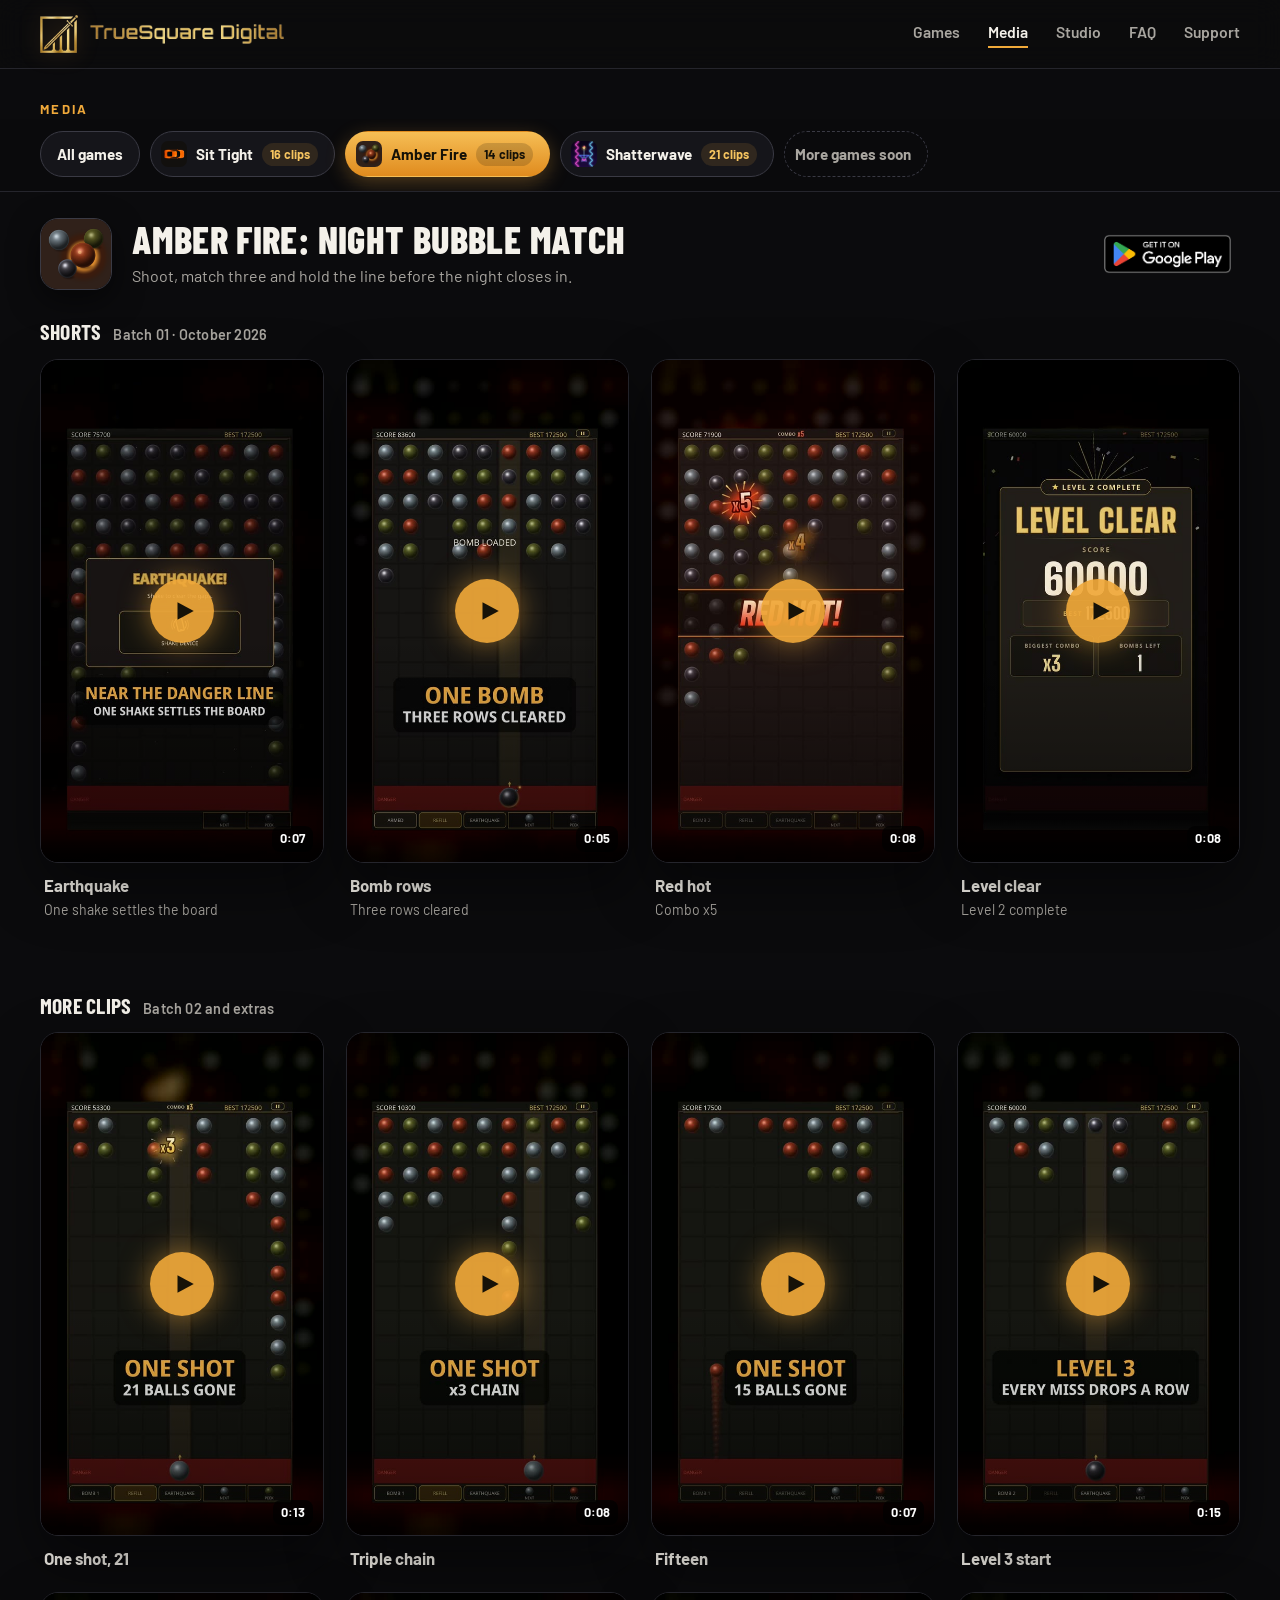
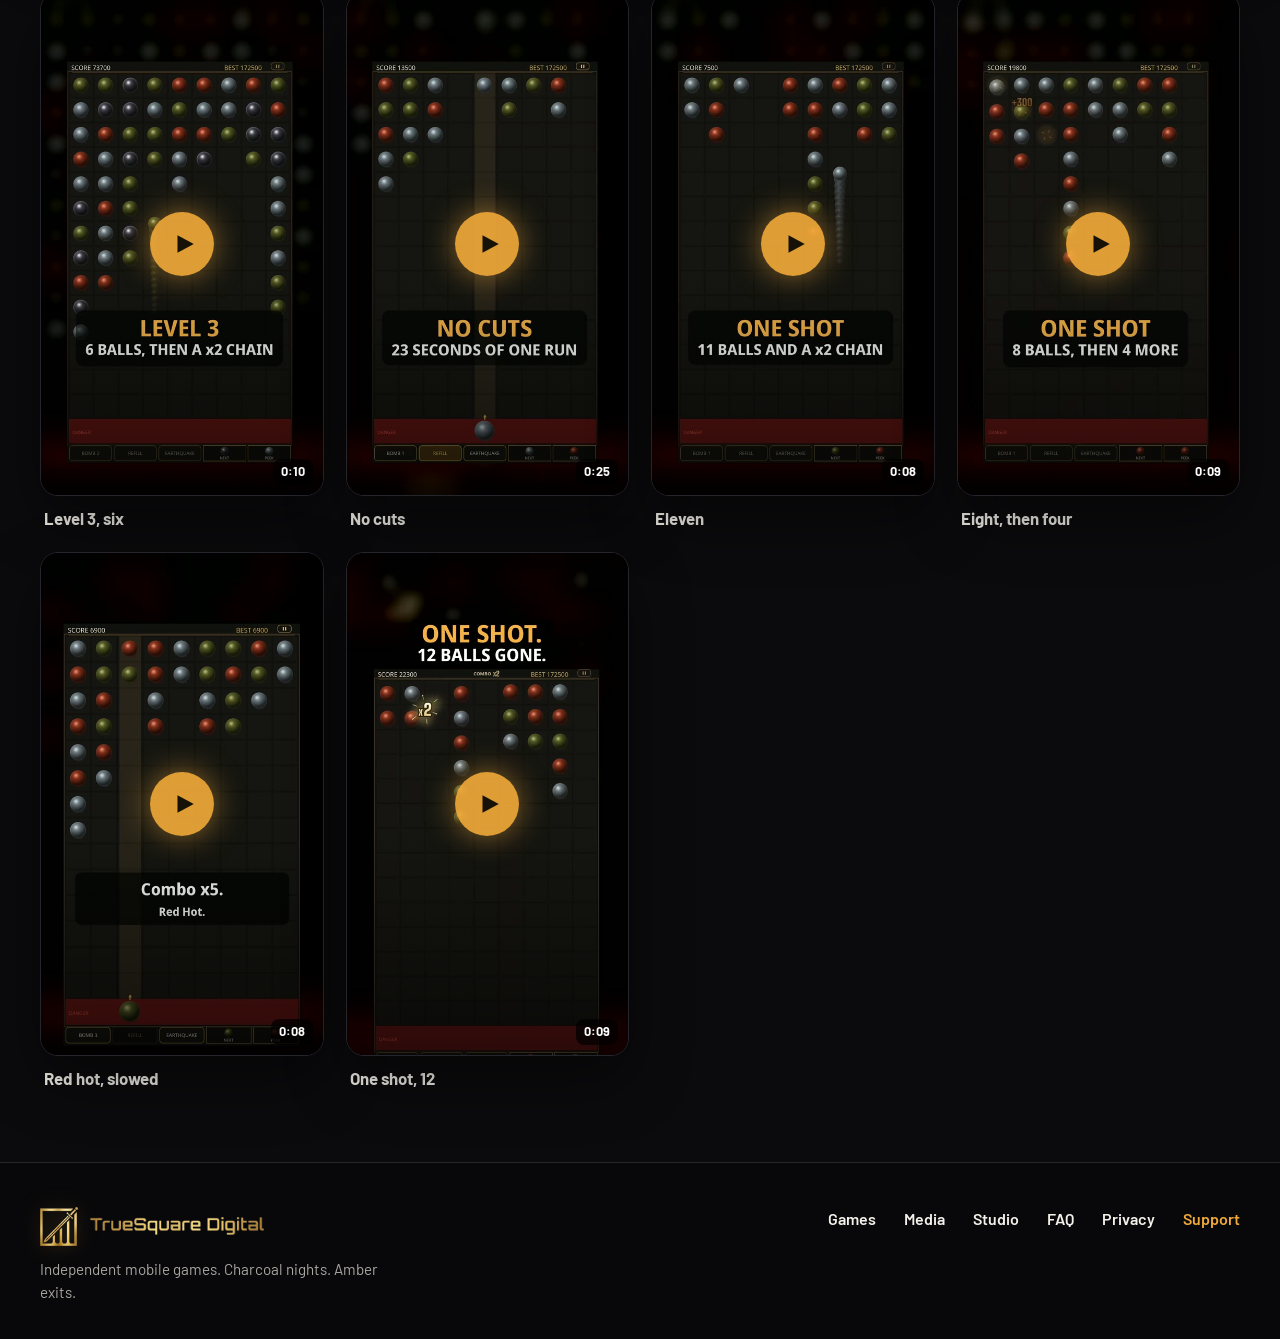
<file: media/amber-fire/index.html>
<!DOCTYPE html>
<html lang="en">
<head>
<meta charset="utf-8">
<meta name="viewport" content="width=device-width, initial-scale=1">
<title>Amber Fire clips | TrueSquare Digital</title>
<meta name="description" content="Gameplay clips from Amber Fire: Night Bubble Match.">
<meta name="theme-color" content="#0b0b0d">
<link rel="icon" type="image/png" href="/assets/favicon.png">
<link rel="canonical" href="https://www.truesquaredigital.com/media/amber-fire/">
<meta property="og:title" content="Amber Fire clips | TrueSquare Digital">
<meta property="og:description" content="Gameplay clips from Amber Fire: Night Bubble Match.">
<meta property="og:type" content="website">
<meta property="og:url" content="https://www.truesquaredigital.com/media/amber-fire/">
<meta property="og:image" content="https://www.truesquaredigital.com/assets/sittight-og.jpg">
<meta name="twitter:card" content="summary_large_image">
<link rel="preconnect" href="https://fonts.googleapis.com">
<link rel="preconnect" href="https://fonts.gstatic.com" crossorigin>
<link href="https://fonts.googleapis.com/css2?family=Barlow:wght@500;600;700;800&family=Barlow+Condensed:wght@700;800&display=swap" rel="stylesheet">
<link rel="stylesheet" href="/studio.css">
<link rel="stylesheet" href="/media/media.css">
</head>
<body class="A">
<header class="site-header">
  <div class="wrap nav">
    <a class="brand brand-logo" href="/" aria-label="TrueSquare Digital home"><img class="logo-mark" src="/assets/tsq-logo-mark.png" width="38" height="39" alt=""><img class="logo-word" src="/assets/tsq-wordmark.png" width="450" height="47" alt="TrueSquare Digital"></a>
    <nav class="nav-links" aria-label="Primary">
      <a href="/games/">Games</a>
      <a href="/media/" aria-current="page">Media</a>
      <a href="/#studio">Studio</a>
      <a href="/#faq">FAQ</a>
      <a href="/support/">Support</a>
    </nav>
  </div>
</header>
<main>

<div class="media-crumb"><div class="wrap"><p class="eyebrow">Media</p></div></div>
<div class="pills-bar"><div class="wrap"><nav class="pills" aria-label="Games">
<a class="pill all" href="/media/">All games</a>
<a class="pill" href="/media/sit-tight/"><img src="/assets/sittight-icon.png" alt="">Sit Tight<span class="count">16 clips</span></a>
<a class="pill" href="/media/amber-fire/" aria-current="page"><img src="/assets/amber-icon.png" alt="">Amber Fire<span class="count">14 clips</span></a>
<a class="pill" href="/media/shatterwave/"><img src="/assets/shatterwave-icon.png" alt="">Shatterwave<span class="count">21 clips</span></a>
<span class="pill future">More games soon</span></nav></div></div>
<div class="wrap game-bar"><img class="g-icon" src="/assets/amber-icon.png" alt=""><div class="g-text"><h2>Amber Fire: Night Bubble Match</h2><p>Shoot, match three and hold the line before the night closes in.</p></div><a class="play-badge" href="https://play.google.com/store/apps/details?id=com.truesquare.amberfire&referrer=utm_source%3Dwebsite%26utm_medium%3Dweb%26utm_campaign%3Dtsq_organic" rel="noopener" target="_blank"><img src="/assets/google-play-badge.png" width="646" height="250" alt="Get Amber Fire on Google Play"></a></div>
<section class="clip-section"><div class="wrap">
  <h3 class="row-title">Shorts <small>Batch 01 · October 2026</small></h3>
  <div class="clip-grid"><figure class="clip">
  <div class="clip-frame">
    <video src="/media/amber-fire/af_b01_01_earthquake_v2.mp4" poster="/media/amber-fire/posters/af_b01_01_earthquake_v2.jpg" preload="none" controls playsinline muted width="1080" height="1920"></video>
    <button class="clip-play" type="button" aria-label="Play: Earthquake"><span><svg viewBox="0 0 24 24" aria-hidden="true"><path d="M6 4l15 8-15 8z"/></svg></span></button>
    <span class="len">0:07</span>
  </div>
  <figcaption><strong>Earthquake</strong><span>One shake settles the board</span></figcaption>
</figure><figure class="clip">
  <div class="clip-frame">
    <video src="/media/amber-fire/af_b01_02_bomb_rows_v2.mp4" poster="/media/amber-fire/posters/af_b01_02_bomb_rows_v2.jpg" preload="none" controls playsinline muted width="1080" height="1920"></video>
    <button class="clip-play" type="button" aria-label="Play: Bomb rows"><span><svg viewBox="0 0 24 24" aria-hidden="true"><path d="M6 4l15 8-15 8z"/></svg></span></button>
    <span class="len">0:05</span>
  </div>
  <figcaption><strong>Bomb rows</strong><span>Three rows cleared</span></figcaption>
</figure><figure class="clip">
  <div class="clip-frame">
    <video src="/media/amber-fire/af_b01_03_red_hot_v2.mp4" poster="/media/amber-fire/posters/af_b01_03_red_hot_v2.jpg" preload="none" controls playsinline muted width="1080" height="1920"></video>
    <button class="clip-play" type="button" aria-label="Play: Red hot"><span><svg viewBox="0 0 24 24" aria-hidden="true"><path d="M6 4l15 8-15 8z"/></svg></span></button>
    <span class="len">0:08</span>
  </div>
  <figcaption><strong>Red hot</strong><span>Combo x5</span></figcaption>
</figure><figure class="clip">
  <div class="clip-frame">
    <video src="/media/amber-fire/af_b01_04_level_clear_v2.mp4" poster="/media/amber-fire/posters/af_b01_04_level_clear_v2.jpg" preload="none" controls playsinline muted width="1080" height="1920"></video>
    <button class="clip-play" type="button" aria-label="Play: Level clear"><span><svg viewBox="0 0 24 24" aria-hidden="true"><path d="M6 4l15 8-15 8z"/></svg></span></button>
    <span class="len">0:08</span>
  </div>
  <figcaption><strong>Level clear</strong><span>Level 2 complete</span></figcaption>
</figure></div>
</div></section>
<section class="clip-section" style="padding-top:0"><div class="wrap">
  <h3 class="row-title">More clips <small>Batch 02 and extras</small></h3>
  <div class="clip-grid"><figure class="clip">
  <div class="clip-frame">
    <video src="/media/amber-fire/af_b02_01_one_shot_21_v1.mp4" poster="/media/amber-fire/posters/af_b02_01_one_shot_21_v1.jpg" preload="none" controls playsinline muted width="1080" height="1920"></video>
    <button class="clip-play" type="button" aria-label="Play: One shot, 21"><span><svg viewBox="0 0 24 24" aria-hidden="true"><path d="M6 4l15 8-15 8z"/></svg></span></button>
    <span class="len">0:13</span>
  </div>
  <figcaption><strong>One shot, 21</strong></figcaption>
</figure><figure class="clip">
  <div class="clip-frame">
    <video src="/media/amber-fire/af_b02_02_triple_chain_v1.mp4" poster="/media/amber-fire/posters/af_b02_02_triple_chain_v1.jpg" preload="none" controls playsinline muted width="1080" height="1920"></video>
    <button class="clip-play" type="button" aria-label="Play: Triple chain"><span><svg viewBox="0 0 24 24" aria-hidden="true"><path d="M6 4l15 8-15 8z"/></svg></span></button>
    <span class="len">0:08</span>
  </div>
  <figcaption><strong>Triple chain</strong></figcaption>
</figure><figure class="clip">
  <div class="clip-frame">
    <video src="/media/amber-fire/af_b02_03_fifteen_v1.mp4" poster="/media/amber-fire/posters/af_b02_03_fifteen_v1.jpg" preload="none" controls playsinline muted width="1080" height="1920"></video>
    <button class="clip-play" type="button" aria-label="Play: Fifteen"><span><svg viewBox="0 0 24 24" aria-hidden="true"><path d="M6 4l15 8-15 8z"/></svg></span></button>
    <span class="len">0:07</span>
  </div>
  <figcaption><strong>Fifteen</strong></figcaption>
</figure><figure class="clip">
  <div class="clip-frame">
    <video src="/media/amber-fire/af_b02_04_level3_start_v1.mp4" poster="/media/amber-fire/posters/af_b02_04_level3_start_v1.jpg" preload="none" controls playsinline muted width="1080" height="1920"></video>
    <button class="clip-play" type="button" aria-label="Play: Level 3 start"><span><svg viewBox="0 0 24 24" aria-hidden="true"><path d="M6 4l15 8-15 8z"/></svg></span></button>
    <span class="len">0:15</span>
  </div>
  <figcaption><strong>Level 3 start</strong></figcaption>
</figure><figure class="clip">
  <div class="clip-frame">
    <video src="/media/amber-fire/af_b02_05_level3_six_v1.mp4" poster="/media/amber-fire/posters/af_b02_05_level3_six_v1.jpg" preload="none" controls playsinline muted width="1080" height="1920"></video>
    <button class="clip-play" type="button" aria-label="Play: Level 3, six"><span><svg viewBox="0 0 24 24" aria-hidden="true"><path d="M6 4l15 8-15 8z"/></svg></span></button>
    <span class="len">0:10</span>
  </div>
  <figcaption><strong>Level 3, six</strong></figcaption>
</figure><figure class="clip">
  <div class="clip-frame">
    <video src="/media/amber-fire/af_b02_06_no_cuts_v1.mp4" poster="/media/amber-fire/posters/af_b02_06_no_cuts_v1.jpg" preload="none" controls playsinline muted width="1080" height="1920"></video>
    <button class="clip-play" type="button" aria-label="Play: No cuts"><span><svg viewBox="0 0 24 24" aria-hidden="true"><path d="M6 4l15 8-15 8z"/></svg></span></button>
    <span class="len">0:25</span>
  </div>
  <figcaption><strong>No cuts</strong></figcaption>
</figure><figure class="clip">
  <div class="clip-frame">
    <video src="/media/amber-fire/af_b02_07_eleven_v1.mp4" poster="/media/amber-fire/posters/af_b02_07_eleven_v1.jpg" preload="none" controls playsinline muted width="1080" height="1920"></video>
    <button class="clip-play" type="button" aria-label="Play: Eleven"><span><svg viewBox="0 0 24 24" aria-hidden="true"><path d="M6 4l15 8-15 8z"/></svg></span></button>
    <span class="len">0:08</span>
  </div>
  <figcaption><strong>Eleven</strong></figcaption>
</figure><figure class="clip">
  <div class="clip-frame">
    <video src="/media/amber-fire/af_b02_08_eight_then_four_v1.mp4" poster="/media/amber-fire/posters/af_b02_08_eight_then_four_v1.jpg" preload="none" controls playsinline muted width="1080" height="1920"></video>
    <button class="clip-play" type="button" aria-label="Play: Eight, then four"><span><svg viewBox="0 0 24 24" aria-hidden="true"><path d="M6 4l15 8-15 8z"/></svg></span></button>
    <span class="len">0:09</span>
  </div>
  <figcaption><strong>Eight, then four</strong></figcaption>
</figure><figure class="clip">
  <div class="clip-frame">
    <video src="/media/amber-fire/af_x5_red_hot_slowed_v2.mp4" poster="/media/amber-fire/posters/af_x5_red_hot_slowed_v2.jpg" preload="none" controls playsinline muted width="1080" height="1920"></video>
    <button class="clip-play" type="button" aria-label="Play: Red hot, slowed"><span><svg viewBox="0 0 24 24" aria-hidden="true"><path d="M6 4l15 8-15 8z"/></svg></span></button>
    <span class="len">0:08</span>
  </div>
  <figcaption><strong>Red hot, slowed</strong></figcaption>
</figure><figure class="clip">
  <div class="clip-frame">
    <video src="/media/amber-fire/b08_f2b_af_one_shot_12.mp4" poster="/media/amber-fire/posters/b08_f2b_af_one_shot_12.jpg" preload="none" controls playsinline muted width="1080" height="1920"></video>
    <button class="clip-play" type="button" aria-label="Play: One shot, 12"><span><svg viewBox="0 0 24 24" aria-hidden="true"><path d="M6 4l15 8-15 8z"/></svg></span></button>
    <span class="len">0:09</span>
  </div>
  <figcaption><strong>One shot, 12</strong></figcaption>
</figure></div>
</div></section>
</main>
<footer class="site-footer">
  <div class="wrap footer-grid">
    <div class="f-brand">
      <a class="brand brand-logo" href="/" aria-label="TrueSquare Digital home"><img class="logo-mark" src="/assets/tsq-logo-mark.png" width="38" height="39" alt=""><img class="logo-word" src="/assets/tsq-wordmark.png" width="450" height="47" alt="TrueSquare Digital"></a>
      <p>Independent mobile games. Charcoal nights. Amber exits.</p>
    </div>
    <nav class="f-links" aria-label="Footer"><a href="/games/">Games</a><a href="/media/">Media</a><a href="/#studio">Studio</a><a href="/#faq">FAQ</a><a href="/privacy-policy/">Privacy</a><a href="/support/">Support</a></nav>
  </div>
</footer>
<script>
/* tap the amber button to play in place; one clip plays at a time */
document.querySelectorAll('.clip').forEach(function(c){
  var v=c.querySelector('video'); v.removeAttribute('controls'); /* native controls appear once playing; no-JS keeps them */
  c.querySelector('.clip-play').addEventListener('click',function(){v.muted=false;v.play();});
  v.addEventListener('play',function(){c.classList.add('playing');v.setAttribute('controls','');document.querySelectorAll('.clip video').forEach(function(o){if(o!==v)o.pause();});});
});
</script>
</body>
</html>
</file>
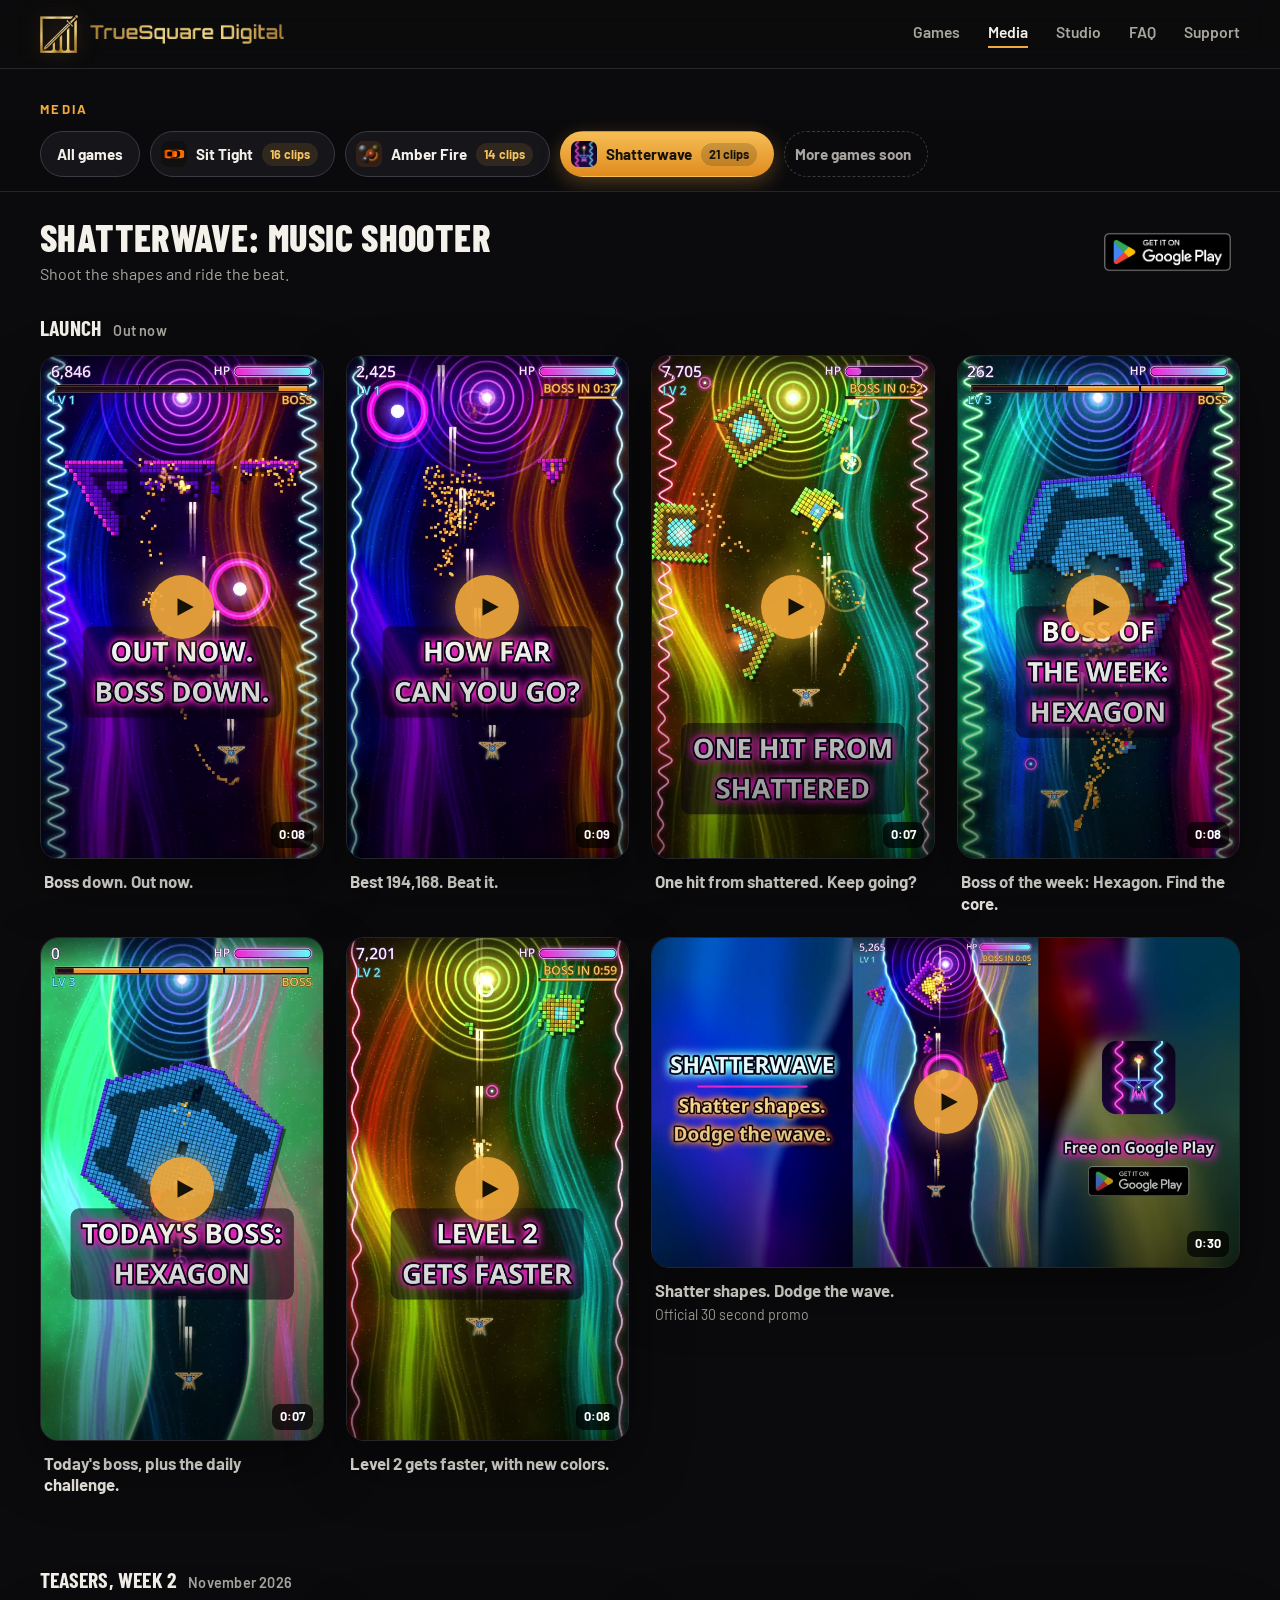
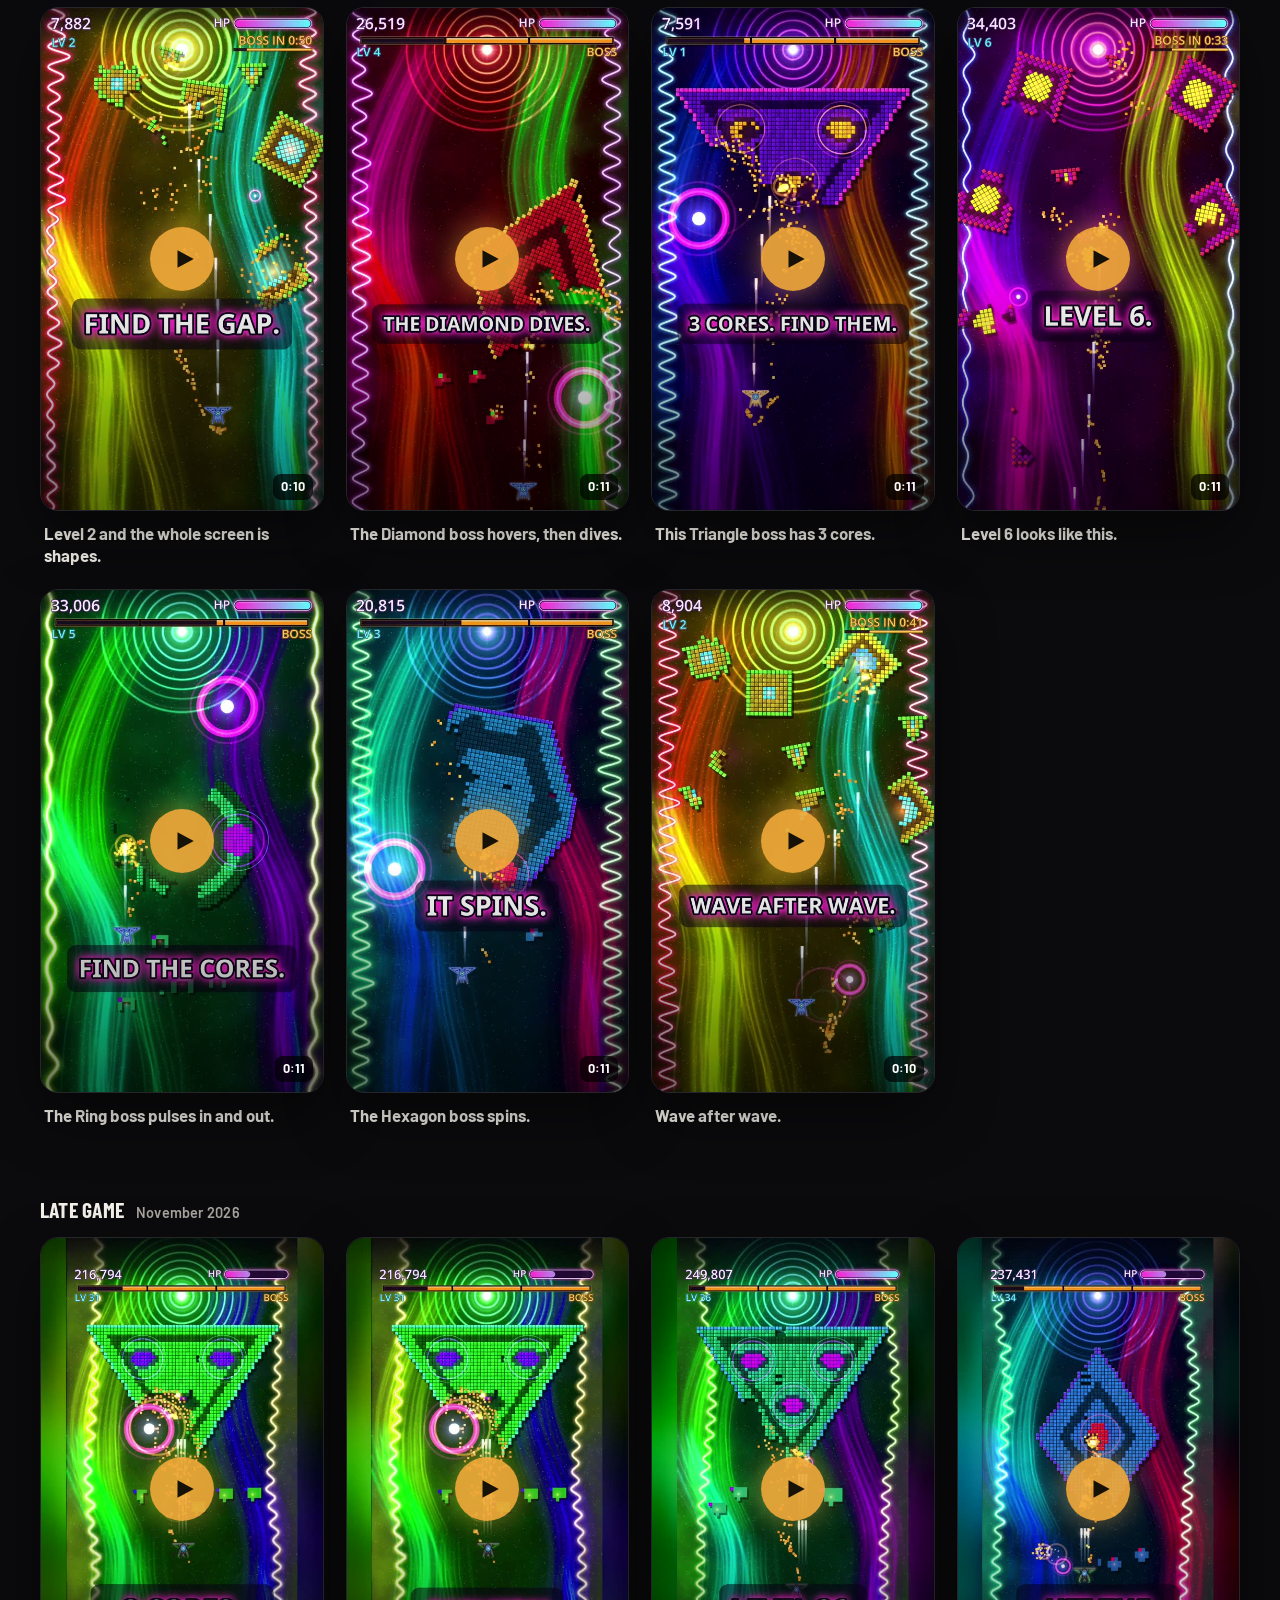
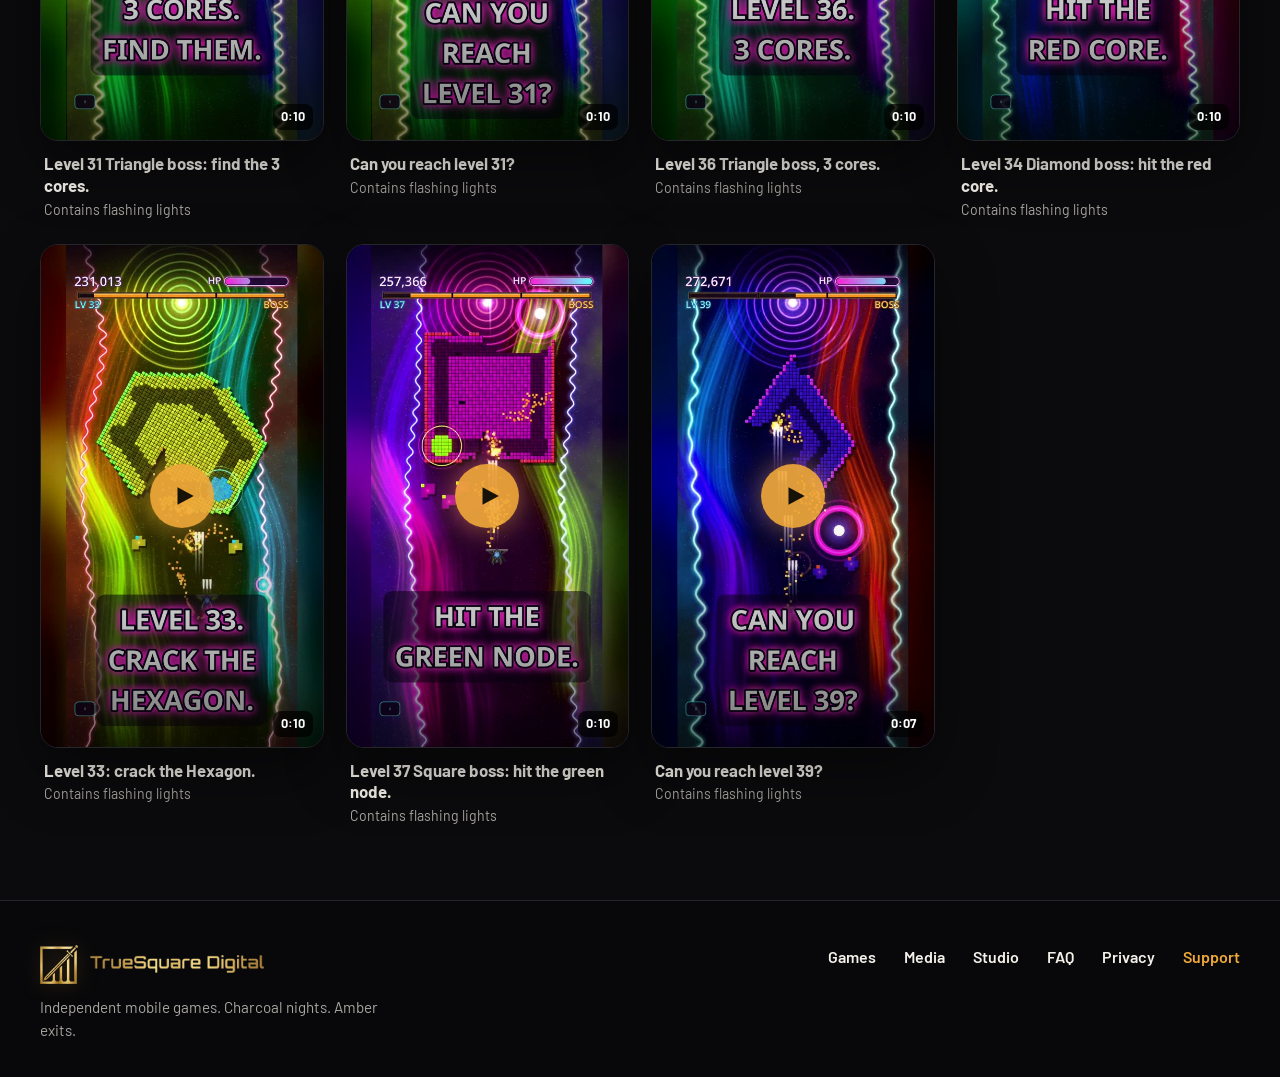
<file: media/shatterwave/index.html>
<!DOCTYPE html>
<html lang="en">
<head>
<meta charset="utf-8">
<meta name="viewport" content="width=device-width, initial-scale=1">
<title>Shatterwave clips | TrueSquare Digital</title>
<meta name="description" content="Gameplay clips from Shatterwave: Music Shooter.">
<meta name="theme-color" content="#0b0b0d">
<link rel="icon" type="image/png" href="/assets/favicon.png">
<link rel="canonical" href="https://www.truesquaredigital.com/media/shatterwave/">
<meta property="og:title" content="Shatterwave clips | TrueSquare Digital">
<meta property="og:description" content="Gameplay clips from Shatterwave: Music Shooter.">
<meta property="og:type" content="website">
<meta property="og:url" content="https://www.truesquaredigital.com/media/shatterwave/">
<meta property="og:image" content="https://www.truesquaredigital.com/assets/sittight-og.jpg">
<meta name="twitter:card" content="summary_large_image">
<link rel="preconnect" href="https://fonts.googleapis.com">
<link rel="preconnect" href="https://fonts.gstatic.com" crossorigin>
<link href="https://fonts.googleapis.com/css2?family=Barlow:wght@500;600;700;800&family=Barlow+Condensed:wght@700;800&display=swap" rel="stylesheet">
<link rel="stylesheet" href="/studio.css">
<link rel="stylesheet" href="/media/media.css">
</head>
<body class="A">
<header class="site-header">
  <div class="wrap nav">
    <a class="brand brand-logo" href="/" aria-label="TrueSquare Digital home"><img class="logo-mark" src="/assets/tsq-logo-mark.png" width="38" height="39" alt=""><img class="logo-word" src="/assets/tsq-wordmark.png" width="450" height="47" alt="TrueSquare Digital"></a>
    <nav class="nav-links" aria-label="Primary">
      <a href="/games/">Games</a>
      <a href="/media/" aria-current="page">Media</a>
      <a href="/#studio">Studio</a>
      <a href="/#faq">FAQ</a>
      <a href="/support/">Support</a>
    </nav>
  </div>
</header>
<main>

<div class="media-crumb"><div class="wrap"><p class="eyebrow">Media</p></div></div>
<div class="pills-bar"><div class="wrap"><nav class="pills" aria-label="Games">
<a class="pill all" href="/media/">All games</a>
<a class="pill" href="/media/sit-tight/"><img src="/assets/sittight-icon.png" alt="">Sit Tight<span class="count">16 clips</span></a>
<a class="pill" href="/media/amber-fire/"><img src="/assets/amber-icon.png" alt="">Amber Fire<span class="count">14 clips</span></a>
<a class="pill" href="/media/shatterwave/" aria-current="page"><img src="/assets/shatterwave-icon.png" alt="">Shatterwave<span class="count">21 clips</span></a>
<span class="pill future">More games soon</span></nav></div></div>
<div class="wrap game-bar"><div class="g-text"><h2>Shatterwave: Music Shooter</h2><p>Shoot the shapes and ride the beat.</p></div><a class="play-badge" href="https://play.google.com/store/apps/details?id=com.truesquare.shatterwave&referrer=utm_source%3Dwebsite%26utm_medium%3Dweb%26utm_campaign%3Dtsq_organic" rel="noopener" target="_blank"><img src="/assets/google-play-badge.png" width="646" height="250" alt="Get Shatterwave on Google Play"></a></div>
<section class="clip-section"><div class="wrap">
  <h3 class="row-title">Launch <small>Out now</small></h3>
  <div class="clip-grid"><figure class="clip">
  <div class="clip-frame">
    <video src="/media/shatterwave/clip_05_boss_down_out_now.mp4" poster="/media/shatterwave/posters/clip_05_boss_down_out_now.jpg" preload="none" controls playsinline muted width="1080" height="1920"></video>
    <button class="clip-play" type="button" aria-label="Play: Boss down. Out now."><span><svg viewBox="0 0 24 24" aria-hidden="true"><path d="M6 4l15 8-15 8z"/></svg></span></button>
    <span class="len">0:08</span>
  </div>
  <figcaption><strong>Boss down. Out now.</strong></figcaption>
</figure><figure class="clip">
  <div class="clip-frame">
    <video src="/media/shatterwave/clip_06_best_194168.mp4" poster="/media/shatterwave/posters/clip_06_best_194168.jpg" preload="none" controls playsinline muted width="1080" height="1920"></video>
    <button class="clip-play" type="button" aria-label="Play: Best 194,168. Beat it."><span><svg viewBox="0 0 24 24" aria-hidden="true"><path d="M6 4l15 8-15 8z"/></svg></span></button>
    <span class="len">0:09</span>
  </div>
  <figcaption><strong>Best 194,168. Beat it.</strong></figcaption>
</figure><figure class="clip">
  <div class="clip-frame">
    <video src="/media/shatterwave/clip_07_keep_going.mp4" poster="/media/shatterwave/posters/clip_07_keep_going.jpg" preload="none" controls playsinline muted width="1080" height="1920"></video>
    <button class="clip-play" type="button" aria-label="Play: One hit from shattered. Keep going?"><span><svg viewBox="0 0 24 24" aria-hidden="true"><path d="M6 4l15 8-15 8z"/></svg></span></button>
    <span class="len">0:07</span>
  </div>
  <figcaption><strong>One hit from shattered. Keep going?</strong></figcaption>
</figure><figure class="clip">
  <div class="clip-frame">
    <video src="/media/shatterwave/clip_08_hexagon_boss.mp4" poster="/media/shatterwave/posters/clip_08_hexagon_boss.jpg" preload="none" controls playsinline muted width="1080" height="1920"></video>
    <button class="clip-play" type="button" aria-label="Play: Boss of the week: Hexagon. Find the core."><span><svg viewBox="0 0 24 24" aria-hidden="true"><path d="M6 4l15 8-15 8z"/></svg></span></button>
    <span class="len">0:08</span>
  </div>
  <figcaption><strong>Boss of the week: Hexagon. Find the core.</strong></figcaption>
</figure><figure class="clip">
  <div class="clip-frame">
    <video src="/media/shatterwave/clip_09_daily_boss.mp4" poster="/media/shatterwave/posters/clip_09_daily_boss.jpg" preload="none" controls playsinline muted width="1080" height="1920"></video>
    <button class="clip-play" type="button" aria-label="Play: Today's boss, plus the daily challenge."><span><svg viewBox="0 0 24 24" aria-hidden="true"><path d="M6 4l15 8-15 8z"/></svg></span></button>
    <span class="len">0:07</span>
  </div>
  <figcaption><strong>Today's boss, plus the daily challenge.</strong></figcaption>
</figure><figure class="clip">
  <div class="clip-frame">
    <video src="/media/shatterwave/clip_10_level_2_faster.mp4" poster="/media/shatterwave/posters/clip_10_level_2_faster.jpg" preload="none" controls playsinline muted width="1080" height="1920"></video>
    <button class="clip-play" type="button" aria-label="Play: Level 2 gets faster, with new colors."><span><svg viewBox="0 0 24 24" aria-hidden="true"><path d="M6 4l15 8-15 8z"/></svg></span></button>
    <span class="len">0:08</span>
  </div>
  <figcaption><strong>Level 2 gets faster, with new colors.</strong></figcaption>
</figure><figure class="clip wide">
  <div class="clip-frame">
    <video src="/media/shatterwave/promo_30s_1920x1080.mp4" poster="/media/shatterwave/posters/promo_30s_1920x1080.jpg" preload="none" controls playsinline muted width="1920" height="1080"></video>
    <button class="clip-play" type="button" aria-label="Play: Shatter shapes. Dodge the wave."><span><svg viewBox="0 0 24 24" aria-hidden="true"><path d="M6 4l15 8-15 8z"/></svg></span></button>
    <span class="len">0:30</span>
  </div>
  <figcaption><strong>Shatter shapes. Dodge the wave.</strong><span>Official 30 second promo</span></figcaption>
</figure></div>
</div></section>
<section class="clip-section" style="padding-top:0"><div class="wrap">
  <h3 class="row-title">Teasers, week 2 <small>November 2026</small></h3>
  <div class="clip-grid"><figure class="clip">
  <div class="clip-frame">
    <video src="/media/shatterwave/clip_b2_01_swarm_find_the_gap_live.mp4" poster="/media/shatterwave/posters/clip_b2_01_swarm_find_the_gap_live.jpg" preload="none" controls playsinline muted width="1080" height="1920"></video>
    <button class="clip-play" type="button" aria-label="Play: Level 2 and the whole screen is shapes."><span><svg viewBox="0 0 24 24" aria-hidden="true"><path d="M6 4l15 8-15 8z"/></svg></span></button>
    <span class="len">0:10</span>
  </div>
  <figcaption><strong>Level 2 and the whole screen is shapes.</strong></figcaption>
</figure><figure class="clip">
  <div class="clip-frame">
    <video src="/media/shatterwave/clip_b2_02_diamond_dive_live.mp4" poster="/media/shatterwave/posters/clip_b2_02_diamond_dive_live.jpg" preload="none" controls playsinline muted width="1080" height="1920"></video>
    <button class="clip-play" type="button" aria-label="Play: The Diamond boss hovers, then dives."><span><svg viewBox="0 0 24 24" aria-hidden="true"><path d="M6 4l15 8-15 8z"/></svg></span></button>
    <span class="len">0:11</span>
  </div>
  <figcaption><strong>The Diamond boss hovers, then dives.</strong></figcaption>
</figure><figure class="clip">
  <div class="clip-frame">
    <video src="/media/shatterwave/clip_b2_03_triangle_three_cores_live.mp4" poster="/media/shatterwave/posters/clip_b2_03_triangle_three_cores_live.jpg" preload="none" controls playsinline muted width="1080" height="1920"></video>
    <button class="clip-play" type="button" aria-label="Play: This Triangle boss has 3 cores."><span><svg viewBox="0 0 24 24" aria-hidden="true"><path d="M6 4l15 8-15 8z"/></svg></span></button>
    <span class="len">0:11</span>
  </div>
  <figcaption><strong>This Triangle boss has 3 cores.</strong></figcaption>
</figure><figure class="clip">
  <div class="clip-frame">
    <video src="/media/shatterwave/clip_b2_05_lv6_wall_of_shapes_live.mp4" poster="/media/shatterwave/posters/clip_b2_05_lv6_wall_of_shapes_live.jpg" preload="none" controls playsinline muted width="1080" height="1920"></video>
    <button class="clip-play" type="button" aria-label="Play: Level 6 looks like this."><span><svg viewBox="0 0 24 24" aria-hidden="true"><path d="M6 4l15 8-15 8z"/></svg></span></button>
    <span class="len">0:11</span>
  </div>
  <figcaption><strong>Level 6 looks like this.</strong></figcaption>
</figure><figure class="clip">
  <div class="clip-frame">
    <video src="/media/shatterwave/clip_b2_06_ring_thread_it_live.mp4" poster="/media/shatterwave/posters/clip_b2_06_ring_thread_it_live.jpg" preload="none" controls playsinline muted width="1080" height="1920"></video>
    <button class="clip-play" type="button" aria-label="Play: The Ring boss pulses in and out."><span><svg viewBox="0 0 24 24" aria-hidden="true"><path d="M6 4l15 8-15 8z"/></svg></span></button>
    <span class="len">0:11</span>
  </div>
  <figcaption><strong>The Ring boss pulses in and out.</strong></figcaption>
</figure><figure class="clip">
  <div class="clip-frame">
    <video src="/media/shatterwave/clip_b2_07_hexagon_spin_live.mp4" poster="/media/shatterwave/posters/clip_b2_07_hexagon_spin_live.jpg" preload="none" controls playsinline muted width="1080" height="1920"></video>
    <button class="clip-play" type="button" aria-label="Play: The Hexagon boss spins."><span><svg viewBox="0 0 24 24" aria-hidden="true"><path d="M6 4l15 8-15 8z"/></svg></span></button>
    <span class="len">0:11</span>
  </div>
  <figcaption><strong>The Hexagon boss spins.</strong></figcaption>
</figure><figure class="clip">
  <div class="clip-frame">
    <video src="/media/shatterwave/clip_b2_09_wave_after_wave_live.mp4" poster="/media/shatterwave/posters/clip_b2_09_wave_after_wave_live.jpg" preload="none" controls playsinline muted width="1080" height="1920"></video>
    <button class="clip-play" type="button" aria-label="Play: Wave after wave."><span><svg viewBox="0 0 24 24" aria-hidden="true"><path d="M6 4l15 8-15 8z"/></svg></span></button>
    <span class="len">0:10</span>
  </div>
  <figcaption><strong>Wave after wave.</strong></figcaption>
</figure></div>
</div></section>
<section class="clip-section" style="padding-top:0"><div class="wrap">
  <h3 class="row-title">Late game <small>November 2026</small></h3>
  <div class="clip-grid"><figure class="clip">
  <div class="clip-frame">
    <video src="/media/shatterwave/c01_lv31_triangle_v2_1920_hook_cores.mp4" poster="/media/shatterwave/posters/c01_lv31_triangle_v2_1920_hook_cores.jpg" preload="none" controls playsinline muted width="1080" height="1920"></video>
    <button class="clip-play" type="button" aria-label="Play: Level 31 Triangle boss: find the 3 cores."><span><svg viewBox="0 0 24 24" aria-hidden="true"><path d="M6 4l15 8-15 8z"/></svg></span></button>
    <span class="len">0:10</span>
  </div>
  <figcaption><strong>Level 31 Triangle boss: find the 3 cores.</strong><span>Contains flashing lights</span></figcaption>
</figure><figure class="clip">
  <div class="clip-frame">
    <video src="/media/shatterwave/c01_lv31_triangle_v2_1920_hook_lv31.mp4" poster="/media/shatterwave/posters/c01_lv31_triangle_v2_1920_hook_lv31.jpg" preload="none" controls playsinline muted width="1080" height="1920"></video>
    <button class="clip-play" type="button" aria-label="Play: Can you reach level 31?"><span><svg viewBox="0 0 24 24" aria-hidden="true"><path d="M6 4l15 8-15 8z"/></svg></span></button>
    <span class="len">0:10</span>
  </div>
  <figcaption><strong>Can you reach level 31?</strong><span>Contains flashing lights</span></figcaption>
</figure><figure class="clip">
  <div class="clip-frame">
    <video src="/media/shatterwave/c02_lv36_triangle_v2_1920_hook.mp4" poster="/media/shatterwave/posters/c02_lv36_triangle_v2_1920_hook.jpg" preload="none" controls playsinline muted width="1080" height="1920"></video>
    <button class="clip-play" type="button" aria-label="Play: Level 36 Triangle boss, 3 cores."><span><svg viewBox="0 0 24 24" aria-hidden="true"><path d="M6 4l15 8-15 8z"/></svg></span></button>
    <span class="len">0:10</span>
  </div>
  <figcaption><strong>Level 36 Triangle boss, 3 cores.</strong><span>Contains flashing lights</span></figcaption>
</figure><figure class="clip">
  <div class="clip-frame">
    <video src="/media/shatterwave/c03_lv34_diamond_v2_1920_hook.mp4" poster="/media/shatterwave/posters/c03_lv34_diamond_v2_1920_hook.jpg" preload="none" controls playsinline muted width="1080" height="1920"></video>
    <button class="clip-play" type="button" aria-label="Play: Level 34 Diamond boss: hit the red core."><span><svg viewBox="0 0 24 24" aria-hidden="true"><path d="M6 4l15 8-15 8z"/></svg></span></button>
    <span class="len">0:10</span>
  </div>
  <figcaption><strong>Level 34 Diamond boss: hit the red core.</strong><span>Contains flashing lights</span></figcaption>
</figure><figure class="clip">
  <div class="clip-frame">
    <video src="/media/shatterwave/c04_lv33_hexagon_v2_1920_hook.mp4" poster="/media/shatterwave/posters/c04_lv33_hexagon_v2_1920_hook.jpg" preload="none" controls playsinline muted width="1080" height="1920"></video>
    <button class="clip-play" type="button" aria-label="Play: Level 33: crack the Hexagon."><span><svg viewBox="0 0 24 24" aria-hidden="true"><path d="M6 4l15 8-15 8z"/></svg></span></button>
    <span class="len">0:10</span>
  </div>
  <figcaption><strong>Level 33: crack the Hexagon.</strong><span>Contains flashing lights</span></figcaption>
</figure><figure class="clip">
  <div class="clip-frame">
    <video src="/media/shatterwave/c05_lv37_square_v2_1920_hook.mp4" poster="/media/shatterwave/posters/c05_lv37_square_v2_1920_hook.jpg" preload="none" controls playsinline muted width="1080" height="1920"></video>
    <button class="clip-play" type="button" aria-label="Play: Level 37 Square boss: hit the green node."><span><svg viewBox="0 0 24 24" aria-hidden="true"><path d="M6 4l15 8-15 8z"/></svg></span></button>
    <span class="len">0:10</span>
  </div>
  <figcaption><strong>Level 37 Square boss: hit the green node.</strong><span>Contains flashing lights</span></figcaption>
</figure><figure class="clip">
  <div class="clip-frame">
    <video src="/media/shatterwave/c06_lv39_chevron_1920_hook.mp4" poster="/media/shatterwave/posters/c06_lv39_chevron_1920_hook.jpg" preload="none" controls playsinline muted width="1080" height="1920"></video>
    <button class="clip-play" type="button" aria-label="Play: Can you reach level 39?"><span><svg viewBox="0 0 24 24" aria-hidden="true"><path d="M6 4l15 8-15 8z"/></svg></span></button>
    <span class="len">0:07</span>
  </div>
  <figcaption><strong>Can you reach level 39?</strong><span>Contains flashing lights</span></figcaption>
</figure></div>
</div></section>
</main>
<footer class="site-footer">
  <div class="wrap footer-grid">
    <div class="f-brand">
      <a class="brand brand-logo" href="/" aria-label="TrueSquare Digital home"><img class="logo-mark" src="/assets/tsq-logo-mark.png" width="38" height="39" alt=""><img class="logo-word" src="/assets/tsq-wordmark.png" width="450" height="47" alt="TrueSquare Digital"></a>
      <p>Independent mobile games. Charcoal nights. Amber exits.</p>
    </div>
    <nav class="f-links" aria-label="Footer"><a href="/games/">Games</a><a href="/media/">Media</a><a href="/#studio">Studio</a><a href="/#faq">FAQ</a><a href="/privacy-policy/">Privacy</a><a href="/support/">Support</a></nav>
  </div>
</footer>
<script>
/* tap the amber button to play in place; one clip plays at a time */
document.querySelectorAll('.clip').forEach(function(c){
  var v=c.querySelector('video'); v.removeAttribute('controls'); /* native controls appear once playing; no-JS keeps them */
  c.querySelector('.clip-play').addEventListener('click',function(){v.muted=false;v.play();});
  v.addEventListener('play',function(){c.classList.add('playing');v.setAttribute('controls','');document.querySelectorAll('.clip video').forEach(function(o){if(o!==v)o.pause();});});
});
</script>
</body>
</html>
</file>
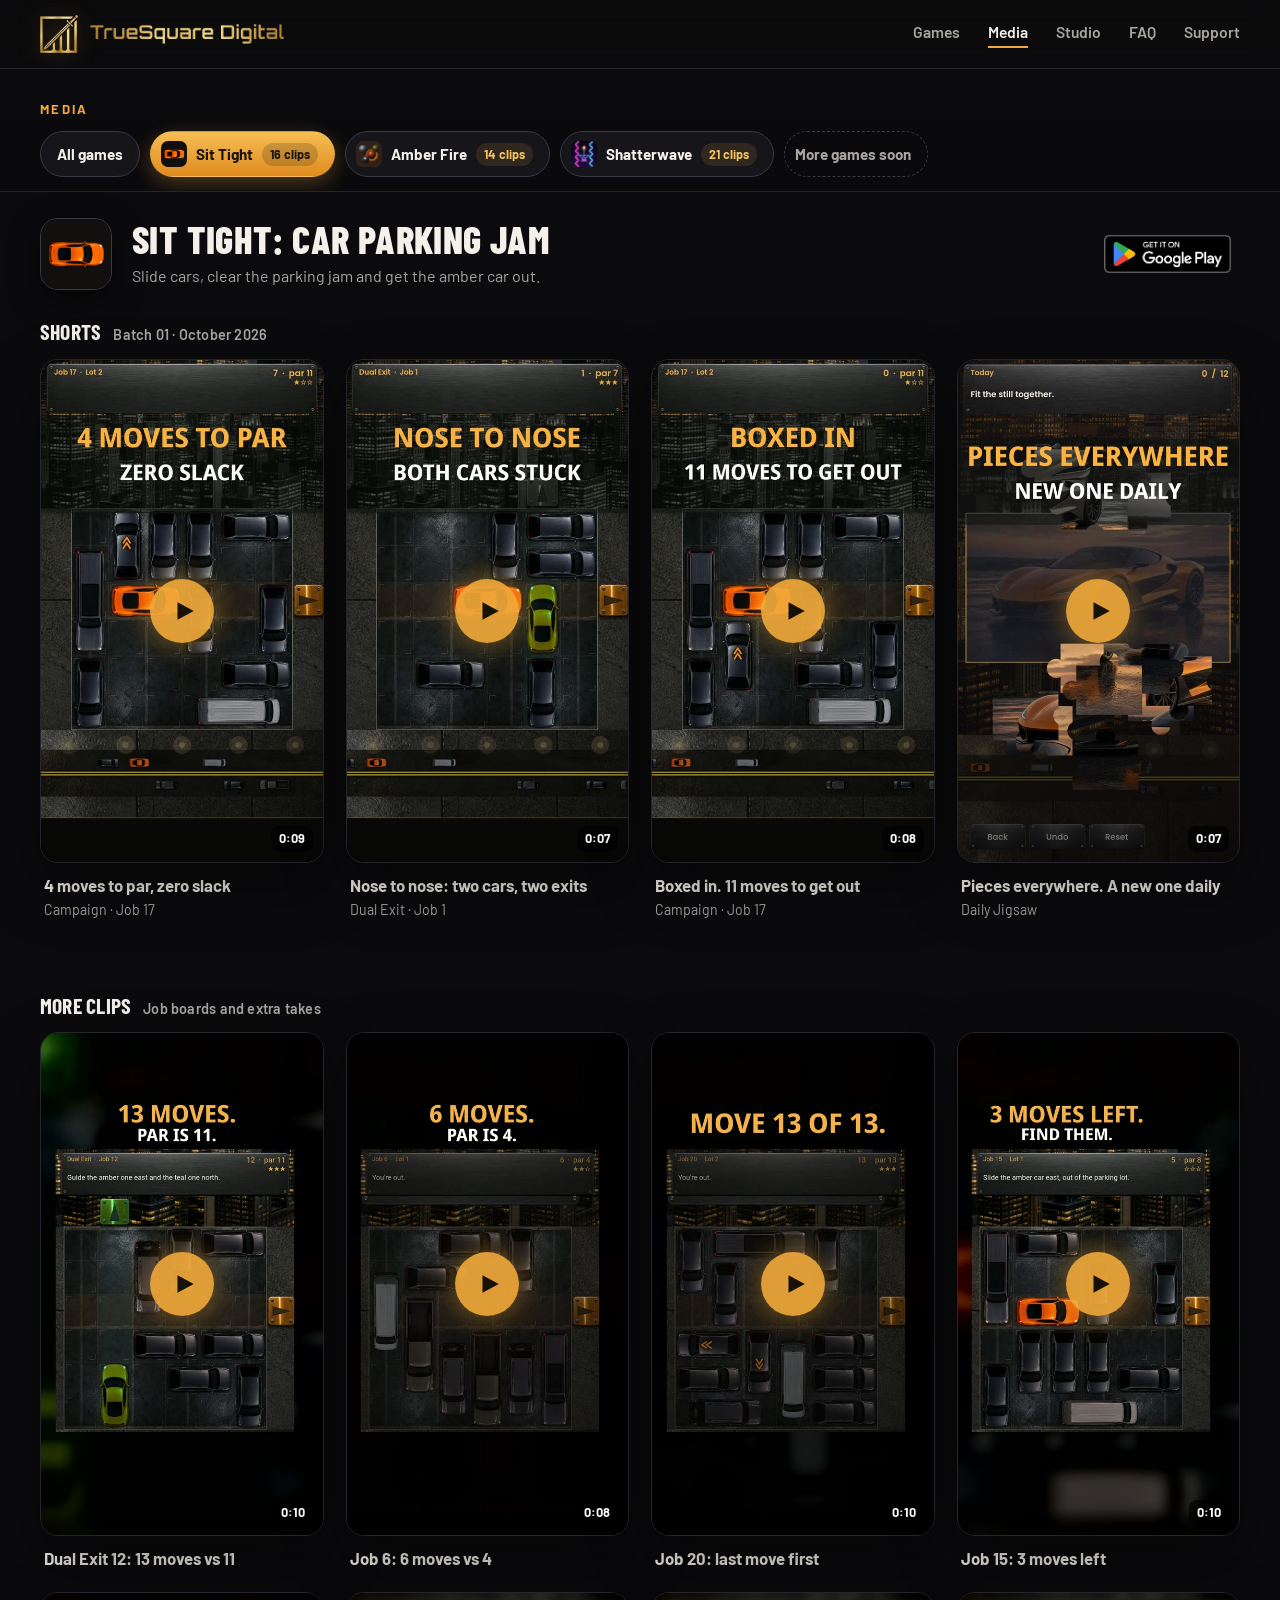
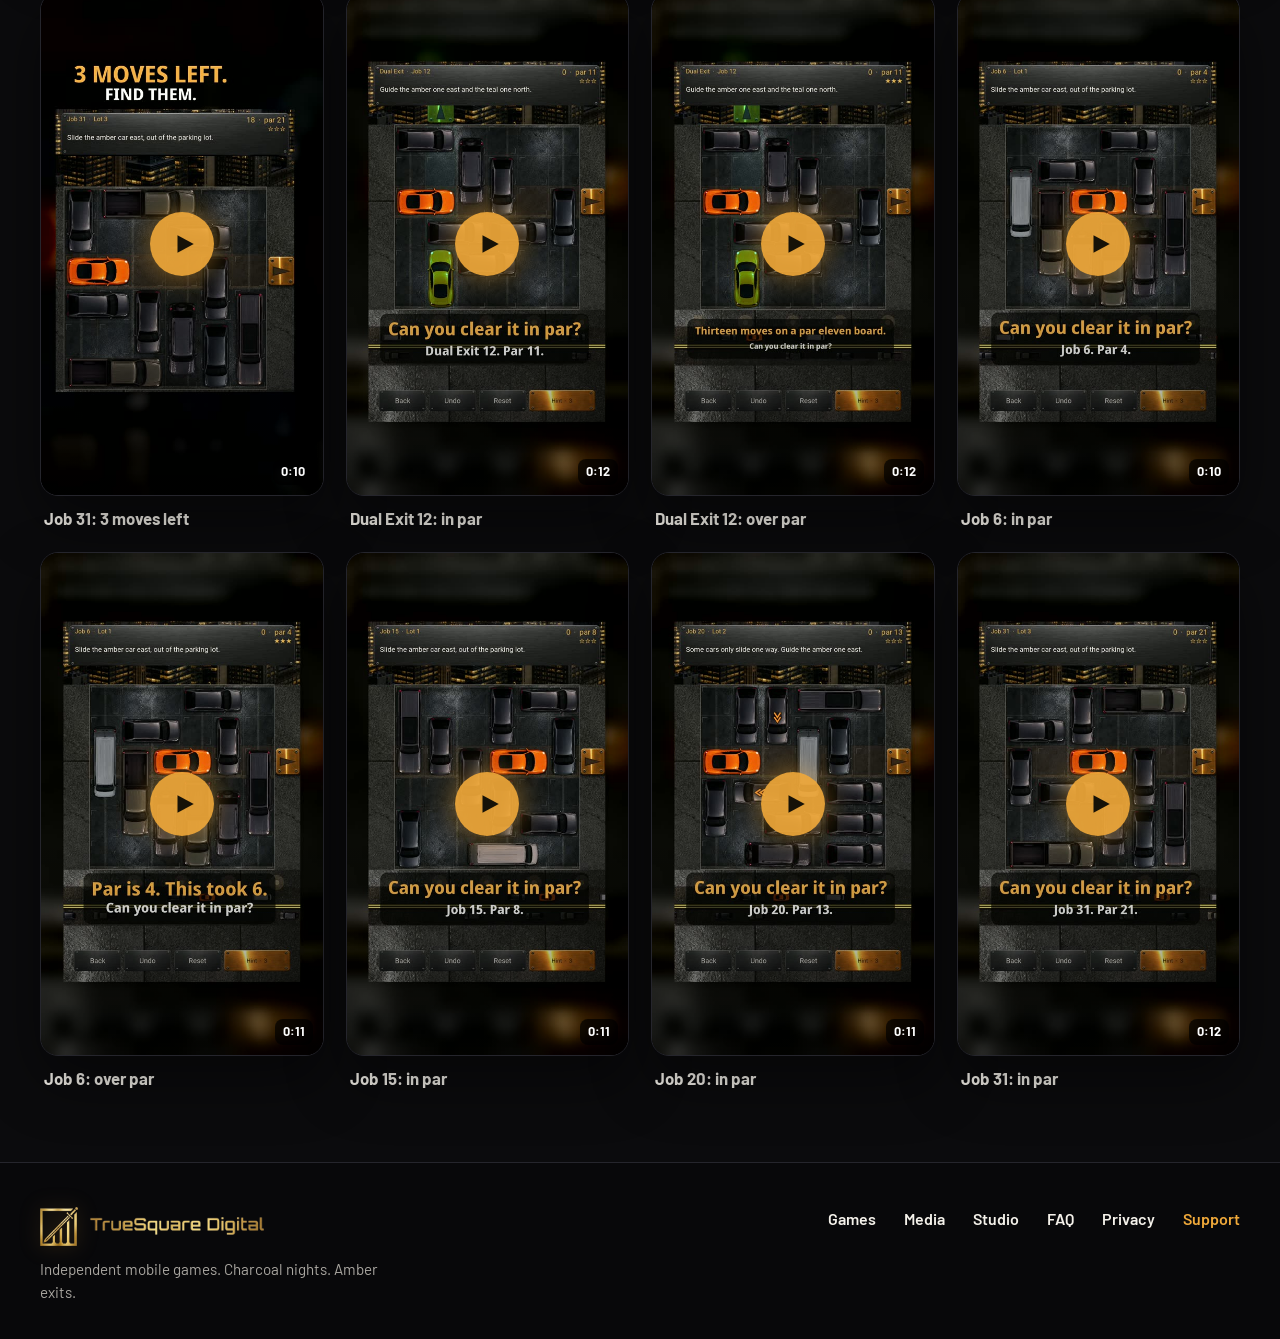
<file: media/sit-tight/index.html>
<!DOCTYPE html>
<html lang="en">
<head>
<meta charset="utf-8">
<meta name="viewport" content="width=device-width, initial-scale=1">
<title>Sit Tight clips | TrueSquare Digital</title>
<meta name="description" content="Gameplay clips from Sit Tight: Car Parking Jam.">
<meta name="theme-color" content="#0b0b0d">
<link rel="icon" type="image/png" href="/assets/favicon.png">
<link rel="canonical" href="https://www.truesquaredigital.com/media/sit-tight/">
<meta property="og:title" content="Sit Tight clips | TrueSquare Digital">
<meta property="og:description" content="Gameplay clips from Sit Tight: Car Parking Jam.">
<meta property="og:type" content="website">
<meta property="og:url" content="https://www.truesquaredigital.com/media/sit-tight/">
<meta property="og:image" content="https://www.truesquaredigital.com/assets/sittight-og.jpg">
<meta name="twitter:card" content="summary_large_image">
<link rel="preconnect" href="https://fonts.googleapis.com">
<link rel="preconnect" href="https://fonts.gstatic.com" crossorigin>
<link href="https://fonts.googleapis.com/css2?family=Barlow:wght@500;600;700;800&family=Barlow+Condensed:wght@700;800&display=swap" rel="stylesheet">
<link rel="stylesheet" href="/studio.css">
<link rel="stylesheet" href="/media/media.css">
</head>
<body class="A">
<header class="site-header">
  <div class="wrap nav">
    <a class="brand brand-logo" href="/" aria-label="TrueSquare Digital home"><img class="logo-mark" src="/assets/tsq-logo-mark.png" width="38" height="39" alt=""><img class="logo-word" src="/assets/tsq-wordmark.png" width="450" height="47" alt="TrueSquare Digital"></a>
    <nav class="nav-links" aria-label="Primary">
      <a href="/games/">Games</a>
      <a href="/media/" aria-current="page">Media</a>
      <a href="/#studio">Studio</a>
      <a href="/#faq">FAQ</a>
      <a href="/support/">Support</a>
    </nav>
  </div>
</header>
<main>

<div class="media-crumb"><div class="wrap"><p class="eyebrow">Media</p></div></div>
<div class="pills-bar"><div class="wrap"><nav class="pills" aria-label="Games">
<a class="pill all" href="/media/">All games</a>
<a class="pill" href="/media/sit-tight/" aria-current="page"><img src="/assets/sittight-icon.png" alt="">Sit Tight<span class="count">16 clips</span></a>
<a class="pill" href="/media/amber-fire/"><img src="/assets/amber-icon.png" alt="">Amber Fire<span class="count">14 clips</span></a>
<a class="pill" href="/media/shatterwave/"><img src="/assets/shatterwave-icon.png" alt="">Shatterwave<span class="count">21 clips</span></a>
<span class="pill future">More games soon</span></nav></div></div>
<div class="wrap game-bar"><img class="g-icon" src="/assets/sittight-icon.png" alt=""><div class="g-text"><h2>Sit Tight: Car Parking Jam</h2><p>Slide cars, clear the parking jam and get the amber car out.</p></div><a class="play-badge" href="https://play.google.com/store/apps/details?id=com.truesquare.sittight&referrer=utm_source%3Dwebsite%26utm_medium%3Dweb%26utm_campaign%3Dtsq_organic" rel="noopener" target="_blank"><img src="/assets/google-play-badge.png" width="646" height="250" alt="Get Sit Tight on Google Play"></a></div>
<section class="clip-section"><div class="wrap">
  <h3 class="row-title">Shorts <small>Batch 01 · October 2026</small></h3>
  <div class="clip-grid"><figure class="clip">
  <div class="clip-frame">
    <video src="/media/sit-tight/st_b01_01_zero_slack_v6.mp4" poster="/media/sit-tight/posters/st_b01_01_zero_slack_v6.jpg" preload="none" controls playsinline muted width="1080" height="1920"></video>
    <button class="clip-play" type="button" aria-label="Play: 4 moves to par, zero slack"><span><svg viewBox="0 0 24 24" aria-hidden="true"><path d="M6 4l15 8-15 8z"/></svg></span></button>
    <span class="len">0:09</span>
  </div>
  <figcaption><strong>4 moves to par, zero slack</strong><span>Campaign · Job 17</span></figcaption>
</figure><figure class="clip">
  <div class="clip-frame">
    <video src="/media/sit-tight/st_b01_02_nose_to_nose_v6.mp4" poster="/media/sit-tight/posters/st_b01_02_nose_to_nose_v6.jpg" preload="none" controls playsinline muted width="1080" height="1920"></video>
    <button class="clip-play" type="button" aria-label="Play: Nose to nose: two cars, two exits"><span><svg viewBox="0 0 24 24" aria-hidden="true"><path d="M6 4l15 8-15 8z"/></svg></span></button>
    <span class="len">0:07</span>
  </div>
  <figcaption><strong>Nose to nose: two cars, two exits</strong><span>Dual Exit · Job 1</span></figcaption>
</figure><figure class="clip">
  <div class="clip-frame">
    <video src="/media/sit-tight/st_b01_03_boxed_in_v6.mp4" poster="/media/sit-tight/posters/st_b01_03_boxed_in_v6.jpg" preload="none" controls playsinline muted width="1080" height="1920"></video>
    <button class="clip-play" type="button" aria-label="Play: Boxed in. 11 moves to get out"><span><svg viewBox="0 0 24 24" aria-hidden="true"><path d="M6 4l15 8-15 8z"/></svg></span></button>
    <span class="len">0:08</span>
  </div>
  <figcaption><strong>Boxed in. 11 moves to get out</strong><span>Campaign · Job 17</span></figcaption>
</figure><figure class="clip">
  <div class="clip-frame">
    <video src="/media/sit-tight/st_b01_05_pieces_everywhere_v4.mp4" poster="/media/sit-tight/posters/st_b01_05_pieces_everywhere_v4.jpg" preload="none" controls playsinline muted width="1080" height="1920"></video>
    <button class="clip-play" type="button" aria-label="Play: Pieces everywhere. A new one daily"><span><svg viewBox="0 0 24 24" aria-hidden="true"><path d="M6 4l15 8-15 8z"/></svg></span></button>
    <span class="len">0:07</span>
  </div>
  <figcaption><strong>Pieces everywhere. A new one daily</strong><span>Daily Jigsaw</span></figcaption>
</figure></div>
</div></section>
<section class="clip-section" style="padding-top:0"><div class="wrap">
  <h3 class="row-title">More clips <small>Job boards and extra takes</small></h3>
  <div class="clip-grid"><figure class="clip">
  <div class="clip-frame">
    <video src="/media/sit-tight/b08_f1a_de12_13_vs_11.mp4" poster="/media/sit-tight/posters/b08_f1a_de12_13_vs_11.jpg" preload="none" controls playsinline muted width="1080" height="1920"></video>
    <button class="clip-play" type="button" aria-label="Play: Dual Exit 12: 13 moves vs 11"><span><svg viewBox="0 0 24 24" aria-hidden="true"><path d="M6 4l15 8-15 8z"/></svg></span></button>
    <span class="len">0:10</span>
  </div>
  <figcaption><strong>Dual Exit 12: 13 moves vs 11</strong></figcaption>
</figure><figure class="clip">
  <div class="clip-frame">
    <video src="/media/sit-tight/b08_f1b_job6_6_vs_4.mp4" poster="/media/sit-tight/posters/b08_f1b_job6_6_vs_4.jpg" preload="none" controls playsinline muted width="1080" height="1920"></video>
    <button class="clip-play" type="button" aria-label="Play: Job 6: 6 moves vs 4"><span><svg viewBox="0 0 24 24" aria-hidden="true"><path d="M6 4l15 8-15 8z"/></svg></span></button>
    <span class="len">0:08</span>
  </div>
  <figcaption><strong>Job 6: 6 moves vs 4</strong></figcaption>
</figure><figure class="clip">
  <div class="clip-frame">
    <video src="/media/sit-tight/b08_f2a_job20_last_move_first.mp4" poster="/media/sit-tight/posters/b08_f2a_job20_last_move_first.jpg" preload="none" controls playsinline muted width="1080" height="1920"></video>
    <button class="clip-play" type="button" aria-label="Play: Job 20: last move first"><span><svg viewBox="0 0 24 24" aria-hidden="true"><path d="M6 4l15 8-15 8z"/></svg></span></button>
    <span class="len">0:10</span>
  </div>
  <figcaption><strong>Job 20: last move first</strong></figcaption>
</figure><figure class="clip">
  <div class="clip-frame">
    <video src="/media/sit-tight/b08_f4a_job15_3_moves_left.mp4" poster="/media/sit-tight/posters/b08_f4a_job15_3_moves_left.jpg" preload="none" controls playsinline muted width="1080" height="1920"></video>
    <button class="clip-play" type="button" aria-label="Play: Job 15: 3 moves left"><span><svg viewBox="0 0 24 24" aria-hidden="true"><path d="M6 4l15 8-15 8z"/></svg></span></button>
    <span class="len">0:10</span>
  </div>
  <figcaption><strong>Job 15: 3 moves left</strong></figcaption>
</figure><figure class="clip">
  <div class="clip-frame">
    <video src="/media/sit-tight/b08_f4b_job31_3_moves_left.mp4" poster="/media/sit-tight/posters/b08_f4b_job31_3_moves_left.jpg" preload="none" controls playsinline muted width="1080" height="1920"></video>
    <button class="clip-play" type="button" aria-label="Play: Job 31: 3 moves left"><span><svg viewBox="0 0 24 24" aria-hidden="true"><path d="M6 4l15 8-15 8z"/></svg></span></button>
    <span class="len">0:10</span>
  </div>
  <figcaption><strong>Job 31: 3 moves left</strong></figcaption>
</figure><figure class="clip">
  <div class="clip-frame">
    <video src="/media/sit-tight/de_d12_in_par_v3.mp4" poster="/media/sit-tight/posters/de_d12_in_par_v3.jpg" preload="none" controls playsinline muted width="1080" height="1920"></video>
    <button class="clip-play" type="button" aria-label="Play: Dual Exit 12: in par"><span><svg viewBox="0 0 24 24" aria-hidden="true"><path d="M6 4l15 8-15 8z"/></svg></span></button>
    <span class="len">0:12</span>
  </div>
  <figcaption><strong>Dual Exit 12: in par</strong></figcaption>
</figure><figure class="clip">
  <div class="clip-frame">
    <video src="/media/sit-tight/de_d12_over_par_v3.mp4" poster="/media/sit-tight/posters/de_d12_over_par_v3.jpg" preload="none" controls playsinline muted width="1080" height="1920"></video>
    <button class="clip-play" type="button" aria-label="Play: Dual Exit 12: over par"><span><svg viewBox="0 0 24 24" aria-hidden="true"><path d="M6 4l15 8-15 8z"/></svg></span></button>
    <span class="len">0:12</span>
  </div>
  <figcaption><strong>Dual Exit 12: over par</strong></figcaption>
</figure><figure class="clip">
  <div class="clip-frame">
    <video src="/media/sit-tight/st_j6_in_par_v3.mp4" poster="/media/sit-tight/posters/st_j6_in_par_v3.jpg" preload="none" controls playsinline muted width="1080" height="1920"></video>
    <button class="clip-play" type="button" aria-label="Play: Job 6: in par"><span><svg viewBox="0 0 24 24" aria-hidden="true"><path d="M6 4l15 8-15 8z"/></svg></span></button>
    <span class="len">0:10</span>
  </div>
  <figcaption><strong>Job 6: in par</strong></figcaption>
</figure><figure class="clip">
  <div class="clip-frame">
    <video src="/media/sit-tight/st_j6_over_par_v3.mp4" poster="/media/sit-tight/posters/st_j6_over_par_v3.jpg" preload="none" controls playsinline muted width="1080" height="1920"></video>
    <button class="clip-play" type="button" aria-label="Play: Job 6: over par"><span><svg viewBox="0 0 24 24" aria-hidden="true"><path d="M6 4l15 8-15 8z"/></svg></span></button>
    <span class="len">0:11</span>
  </div>
  <figcaption><strong>Job 6: over par</strong></figcaption>
</figure><figure class="clip">
  <div class="clip-frame">
    <video src="/media/sit-tight/st_j15_in_par_v3.mp4" poster="/media/sit-tight/posters/st_j15_in_par_v3.jpg" preload="none" controls playsinline muted width="1080" height="1920"></video>
    <button class="clip-play" type="button" aria-label="Play: Job 15: in par"><span><svg viewBox="0 0 24 24" aria-hidden="true"><path d="M6 4l15 8-15 8z"/></svg></span></button>
    <span class="len">0:11</span>
  </div>
  <figcaption><strong>Job 15: in par</strong></figcaption>
</figure><figure class="clip">
  <div class="clip-frame">
    <video src="/media/sit-tight/st_j20_in_par_v3.mp4" poster="/media/sit-tight/posters/st_j20_in_par_v3.jpg" preload="none" controls playsinline muted width="1080" height="1920"></video>
    <button class="clip-play" type="button" aria-label="Play: Job 20: in par"><span><svg viewBox="0 0 24 24" aria-hidden="true"><path d="M6 4l15 8-15 8z"/></svg></span></button>
    <span class="len">0:11</span>
  </div>
  <figcaption><strong>Job 20: in par</strong></figcaption>
</figure><figure class="clip">
  <div class="clip-frame">
    <video src="/media/sit-tight/st_j31_in_par_v3.mp4" poster="/media/sit-tight/posters/st_j31_in_par_v3.jpg" preload="none" controls playsinline muted width="1080" height="1920"></video>
    <button class="clip-play" type="button" aria-label="Play: Job 31: in par"><span><svg viewBox="0 0 24 24" aria-hidden="true"><path d="M6 4l15 8-15 8z"/></svg></span></button>
    <span class="len">0:12</span>
  </div>
  <figcaption><strong>Job 31: in par</strong></figcaption>
</figure></div>
</div></section>
</main>
<footer class="site-footer">
  <div class="wrap footer-grid">
    <div class="f-brand">
      <a class="brand brand-logo" href="/" aria-label="TrueSquare Digital home"><img class="logo-mark" src="/assets/tsq-logo-mark.png" width="38" height="39" alt=""><img class="logo-word" src="/assets/tsq-wordmark.png" width="450" height="47" alt="TrueSquare Digital"></a>
      <p>Independent mobile games. Charcoal nights. Amber exits.</p>
    </div>
    <nav class="f-links" aria-label="Footer"><a href="/games/">Games</a><a href="/media/">Media</a><a href="/#studio">Studio</a><a href="/#faq">FAQ</a><a href="/privacy-policy/">Privacy</a><a href="/support/">Support</a></nav>
  </div>
</footer>
<script>
/* tap the amber button to play in place; one clip plays at a time */
document.querySelectorAll('.clip').forEach(function(c){
  var v=c.querySelector('video'); v.removeAttribute('controls'); /* native controls appear once playing; no-JS keeps them */
  c.querySelector('.clip-play').addEventListener('click',function(){v.muted=false;v.play();});
  v.addEventListener('play',function(){c.classList.add('playing');v.setAttribute('controls','');document.querySelectorAll('.clip video').forEach(function(o){if(o!==v)o.pause();});});
});
</script>
</body>
</html>
</file>
<file: studio.css>
/* TrueSquare Digital studio home, Direction A (dark amber). Used by index.html and /media/; other pages keep styles.css. */
* { box-sizing: border-box; }
html { -webkit-text-size-adjust: 100%; }
body { margin: 0; font-family: "Barlow", system-ui, sans-serif; background: var(--bg); color: var(--ink); line-height: 1.55; overflow-x: hidden; }
img { max-width: 100%; display: block; }
a { color: var(--link); text-decoration: none; }
h1, h2, h3 { font-family: var(--display); margin: 0; line-height: 1.02; letter-spacing: var(--display-track, 0); }
.wrap { width: min(1200px, calc(100% - 40px)); margin: 0 auto; }

/* header */
.site-header { position: sticky; top: 0; z-index: 30; background: var(--header-bg); backdrop-filter: blur(14px); border-bottom: 1px solid var(--line); }
.nav { display: flex; align-items: center; justify-content: space-between; height: 68px; gap: 16px; }
.brand { display: flex; align-items: center; gap: 10px; color: var(--ink); font-weight: 600; font-size: 1.12rem; letter-spacing: .01em; white-space: nowrap; }
.brand b { color: var(--accent); font-weight: 800; }
.nav-links { display: flex; gap: 28px; }
.nav-links a { color: var(--muted); font-weight: 600; font-size: .98rem; }

/* buttons */
.btn { display: inline-flex; align-items: center; justify-content: center; padding: 14px 24px; border-radius: var(--btn-radius); font-weight: 700; font-size: 1rem; border: 1px solid transparent; white-space: nowrap; }
.btn-primary { background: var(--btn-bg); color: var(--btn-ink); box-shadow: var(--btn-shadow); }
.btn-ghost { border-color: var(--line-strong); color: var(--ink); background: transparent; }
.btn-sm { padding: 10px 16px; font-size: .92rem; }

/* hero */
.hero { position: relative; overflow: hidden; padding: 96px 0 104px; }
.hero-grid { display: grid; grid-template-columns: 1.05fr .95fr; gap: 56px; align-items: center; position: relative; z-index: 1; }
.kicker { display: inline-flex; align-items: center; gap: 10px; margin: 0 0 22px; font-weight: 700; font-size: .85rem; text-transform: uppercase; letter-spacing: .16em; color: var(--accent); }
.kicker .dot { width: 8px; height: 8px; border-radius: 50%; background: var(--accent); box-shadow: 0 0 12px var(--accent); }
.hero h1 { font-size: clamp(3.2rem, 7.4vw, 6.6rem); font-weight: 800; }
.hero h1 .accent { color: var(--accent); display: block; }
.pitch { font-size: 1.32rem; color: var(--muted); max-width: 32ch; margin: 24px 0 34px; }
.hero-cta { display: flex; flex-wrap: wrap; gap: 12px; }
.hero-art { position: relative; height: 540px; }
.phone { position: absolute; width: 232px; border-radius: 30px; padding: 8px; background: var(--phone-bg); box-shadow: var(--phone-shadow); }
.phone img { border-radius: 23px; width: 100%; aspect-ratio: 9/16; object-fit: cover; }
.phone-back { right: 28px; top: 0; transform: rotate(6deg); }
.phone-front { left: 40px; top: 58px; transform: rotate(-5deg); z-index: 2; }
.hero-cube { position: absolute; width: 104px; left: 46%; bottom: -4px; z-index: 3; filter: drop-shadow(0 18px 24px rgba(0,0,0,.35)); }

/* sections */
.section { padding: 88px 0; }
.section-head { margin-bottom: 36px; }
.eyebrow { margin: 0 0 10px; font-weight: 700; font-size: .82rem; text-transform: uppercase; letter-spacing: .18em; color: var(--accent); }
.section h2 { font-size: clamp(2rem, 3.6vw, 3rem); font-weight: 800; max-width: 22ch; }

/* games */
.games-grid { display: grid; grid-template-columns: 1fr 1fr; gap: 28px; }
.games-grid.three { grid-template-columns: repeat(3, 1fr); gap: 22px; }
.game-card { background: var(--card); border: 1px solid var(--line); border-radius: var(--radius); overflow: hidden; display: flex; flex-direction: column; box-shadow: var(--card-shadow); }
.game-media { position: relative; aspect-ratio: 1024/500; overflow: hidden; background: #111; }
.game-media img { width: 100%; height: 100%; object-fit: cover; }
.game-card:nth-child(2) .game-media img { object-position: 50% 78%; }
.status { position: absolute; right: 16px; top: 16px; padding: 7px 13px; border-radius: 999px; font-weight: 700; font-size: .8rem; letter-spacing: .04em; }
.status-live { background: var(--live-bg); color: var(--live-ink); }
.status-soon { background: var(--soon-bg); color: var(--soon-ink); }
.game-body { padding: 26px 28px 30px; display: flex; flex-direction: column; flex: 1; }
.game-body h3 { font-size: 1.9rem; font-weight: 800; }
.genre { margin: 6px 0 14px; color: var(--accent); font-weight: 700; font-size: .92rem; letter-spacing: .02em; }
.game-body p { margin-top: 0; color: var(--muted); font-size: 1.05rem; }
.tags { list-style: none; padding: 0; margin: 4px 0 22px; display: flex; flex-wrap: wrap; gap: 8px; }
.tags li { padding: 5px 12px; border-radius: 999px; background: var(--tag-bg); color: var(--tag-ink); font-weight: 600; font-size: .85rem; }
.game-cta { margin-top: auto; display: flex; align-items: center; gap: 14px; flex-wrap: wrap; min-height: 62px; }
.play-badge img { height: 62px; width: auto; }
.soon-chip { display: inline-flex; align-items: center; height: 46px; padding: 0 16px; border-radius: 10px; border: 1px dashed var(--line-strong); color: var(--muted); font-weight: 700; font-size: .92rem; }
.strip { margin-top: 28px; display: grid; grid-template-columns: repeat(4, 1fr); gap: 16px; }
.strip img { width: 100%; aspect-ratio: 9/14; object-fit: cover; object-position: top; border-radius: 16px; border: 1px solid var(--line); }

/* about */
.about-grid { display: grid; grid-template-columns: .9fr 1.1fr; gap: 56px; align-items: start; }
.about-copy p { margin: 0 0 30px; font-size: 1.2rem; color: var(--muted); }
.facts { list-style: none; margin: 0; padding: 0; display: grid; grid-template-columns: repeat(3, 1fr); gap: 14px; }
.facts li { padding: 18px 18px; border-radius: 14px; background: var(--card); border: 1px solid var(--line); }
.facts strong { display: block; font-family: var(--display); font-size: 1.7rem; color: var(--ink); line-height: 1.1; }
.facts span { color: var(--muted); font-size: .92rem; }

/* socials */
.socials { display: grid; grid-template-columns: repeat(3, 1fr); gap: 18px; }
.social-card { display: flex; align-items: center; gap: 16px; padding: 22px; border-radius: var(--radius); background: var(--card); border: 1px solid var(--line); color: var(--ink); box-shadow: var(--card-shadow); }
.s-icon { width: 52px; height: 52px; border-radius: 14px; display: grid; place-items: center; flex: none; }
.s-icon svg { width: 26px; height: 26px; fill: #fff; }
.s-icon.yt { background: #e62117; }
.s-icon.ig { background: linear-gradient(135deg, #f9a43a, #e1306c 55%, #8a3ab9); }
.s-icon.tt { background: #111; box-shadow: inset 0 0 0 1px rgba(255,255,255,.15); }
.s-text { display: flex; flex-direction: column; min-width: 0; }
.s-text strong { font-size: 1.12rem; }
.s-text span { color: var(--muted); font-size: .95rem; overflow-wrap: anywhere; }
.arrow { margin-left: auto; color: var(--accent); font-weight: 700; font-size: 1.3rem; }

/* footer */
.site-footer { border-top: 1px solid var(--line); padding: 44px 0 34px; background: var(--footer-bg); }
.footer-grid { display: flex; justify-content: space-between; align-items: flex-start; gap: 28px; flex-wrap: wrap; }
.f-brand p { color: var(--muted); margin: 12px 0 0; max-width: 40ch; font-size: .95rem; }
.f-links { display: flex; gap: 28px; flex-wrap: wrap; }
.f-links a { color: var(--ink); font-weight: 600; }
.f-links a:last-child { color: var(--accent); }
.f-legal { margin-top: 30px; padding-top: 20px; border-top: 1px solid var(--line); color: var(--muted); font-size: .85rem; }

/* mobile */
@media (max-width: 860px) {
  .games-grid.three { grid-template-columns: 1fr; }
  .wrap { width: calc(100% - 36px); }
  .nav { height: 60px; }
  .nav-links { gap: 16px; }
  .nav-links a:nth-child(n+3) { display: none; }
  .hero { padding: 48px 0 56px; }
  .hero-grid, .games-grid, .about-grid, .socials { grid-template-columns: 1fr; }
  .hero-grid { gap: 28px; }
  .hero h1 { font-size: 3.3rem; }
  .pitch { font-size: 1.15rem; margin: 18px 0 26px; }
  .hero-art { height: 360px; }
  .phone { width: 168px; border-radius: 24px; padding: 6px; }
  .phone img { border-radius: 19px; }
  .phone-front { left: 4px; top: 40px; }
  .phone-back { right: 4px; }
  .hero-cube { width: 72px; left: 41%; bottom: 0; }
  .strip img:nth-child(n+3) { display: none; }
  .section { padding: 56px 0; }
  .game-body { padding: 22px 20px 24px; }
  .game-body h3 { font-size: 1.6rem; }
  .strip { grid-template-columns: repeat(2, 1fr); gap: 12px; }
  .about-grid { gap: 18px; }
  .facts { grid-template-columns: 1fr 1fr 1fr; gap: 8px; }
  .facts li { padding: 14px 10px; }
  .facts strong { font-size: 1.25rem; }
  .facts span { font-size: .8rem; }
  .f-links { flex-direction: column; gap: 12px; }
}

.A {
  --bg: #0b0b0d; --card: #15151a; --ink: #f4f1ea; --muted: #a9a6a0; --link: #f5c460;
  --accent: #f0a93a; --line: #25252c; --line-strong: #3a3a44;
  --display: "Barlow Condensed", "Barlow", sans-serif; --display-track: .01em;
  --header-bg: rgba(11,11,13,.82); --footer-bg: #08080a;
  --btn-bg: linear-gradient(180deg, #f6be55, #e08b1e); --btn-ink: #161208; --btn-radius: 999px;
  --btn-shadow: 0 10px 30px rgba(240,169,58,.35), inset 0 1px 0 rgba(255,255,255,.4);
  --radius: 20px; --card-shadow: 0 24px 60px rgba(0,0,0,.45);
  --phone-bg: #1b1b20; --phone-shadow: 0 40px 80px rgba(0,0,0,.6), 0 0 0 1px #2c2c33, 0 0 60px rgba(240,169,58,.12);
  --live-bg: #f0a93a; --live-ink: #1a1305; --soon-bg: rgba(10,10,12,.78); --soon-ink: #f5c460;
  --tag-bg: rgba(240,169,58,.12); --tag-ink: #f5c460;
}
.A .hero h1, .A .section h2, .A .game-body h3 { text-transform: uppercase; }
.A .hero { background:
  radial-gradient(700px 420px at 78% 40%, rgba(240,169,58,.22), transparent 65%),
  radial-gradient(900px 500px at 0% 0%, rgba(60,60,90,.25), transparent 60%),
  linear-gradient(180deg, #0b0b0d, #0e0d0b); }
.A .hero::before { content: ""; position: absolute; inset: 0; opacity: .35;
  background-image: linear-gradient(rgba(255,255,255,.035) 1px, transparent 1px), linear-gradient(90deg, rgba(255,255,255,.035) 1px, transparent 1px);
  background-size: 56px 56px; mask-image: linear-gradient(180deg, #000 30%, transparent); -webkit-mask-image: linear-gradient(180deg, #000 30%, transparent); }
.A .hero h1 .accent { background: linear-gradient(180deg, #ffd27a, #e48a1c); -webkit-background-clip: text; background-clip: text; color: transparent; }
.A #games { background: linear-gradient(180deg, #0e0d0b, #0b0b0d); }
.A .game-card { position: relative; }
.A .game-card::after { content: ""; position: absolute; inset: 0; border-radius: inherit; pointer-events: none; box-shadow: inset 0 1px 0 rgba(255,255,255,.05); }
.A .status-live { box-shadow: 0 0 22px rgba(240,169,58,.5); }
.A .status-soon { border: 1px solid rgba(240,169,58,.5); backdrop-filter: blur(6px); }
.A #about { background: radial-gradient(600px 300px at 15% 50%, rgba(240,169,58,.08), transparent 70%); }
.A .facts strong { color: #f5c460; }
/* real TrueSquare logo (gold sword-in-square mark + gold wordmark) */
.A .brand-logo { gap: 12px; }
.A .brand-logo .logo-mark { width: 38px; height: auto; filter: drop-shadow(0 0 10px rgba(240,169,58,.25)); }
.A .brand-logo .logo-word { height: 20px; width: auto; }
.A .site-footer .brand-logo .logo-word { height: 18px; }
.A .hero-logo { width: 120px; height: auto; left: 44%; bottom: 6px; filter: drop-shadow(0 18px 28px rgba(0,0,0,.6)) drop-shadow(0 0 24px rgba(240,169,58,.35)); }
@media (max-width: 860px) {
  .A .brand-logo .logo-mark { width: 32px; }
  .A .brand-logo .logo-word { height: 15px; }
  .A .hero-logo { width: 84px; left: 39%; bottom: 0; }
}

/* real TrueSquare logo: tsq-logo-mark.png (251x256) + tsq-wordmark.png (900x93), both served at 2x or more */
.nav-links a:hover, .f-links a:hover { color: var(--ink); }
.btn-primary:hover { filter: brightness(1.06); }
.btn-ghost:hover { border-color: var(--accent); color: var(--link); }

/* FAQ (keeps /#faq working) */
.faq-grid { display: grid; grid-template-columns: 1fr 1fr; gap: 18px; }
.faq { padding: 24px 26px; border-radius: var(--radius); background: var(--card); border: 1px solid var(--line); }
.faq h3 { font-size: 1.35rem; font-weight: 800; text-transform: uppercase; margin-bottom: 8px; }
.faq p { margin: 0; color: var(--muted); }
#faq { padding-top: 0; }
@media (max-width: 860px) {
  .faq-grid { grid-template-columns: 1fr; }
}
</file>
<file: styles.css>
:root {
  --bg: #0b0b0d;
  --bg-elev: #16161a;
  --bg-card: #1c1c22;
  --ink: #f2f2f5;
  --muted: #a8a8b3;
  --line: #2a2a32;
  --amber: #f0a93a;
  --amber-soft: #f5c460;
  --amber-dim: rgba(232, 168, 58, 0.14);
  --ok: #7dcea0;
  --radius: 18px;
  --max: 1080px;
  --font: "Barlow", "Segoe UI", system-ui, sans-serif;
}
* { box-sizing: border-box; }
html { scroll-behavior: smooth; }
body {
  margin: 0;
  font-family: var(--font);
  background: radial-gradient(1200px 600px at 80% -10%, #2a2112 0%, transparent 55%),
              radial-gradient(900px 500px at -10% 20%, #1a1a28 0%, transparent 50%),
              var(--bg);
  color: var(--ink);
  line-height: 1.55;
}
a { color: var(--amber-soft); text-decoration: none; }
a:hover { color: #fff; }
img { max-width: 100%; display: block; }
.wrap { width: min(var(--max), calc(100% - 2rem)); margin: 0 auto; }
.site-header {
  position: sticky; top: 0; z-index: 40;
  backdrop-filter: blur(14px);
  background: rgba(12,12,14,0.82);
  border-bottom: 1px solid var(--line);
}
.nav {
  display: flex; align-items: center; justify-content: space-between;
  padding: 0.9rem 0; gap: 1rem;
}
.brand {
  display: flex; align-items: center; gap: 0.7rem;
  color: var(--ink); font-weight: 700; letter-spacing: 0.02em;
}
.brand-mark {
  width: 40px; height: 40px; object-fit: contain; flex: 0 0 auto;
}
.nav-links { display: flex; flex-wrap: wrap; gap: 0.35rem 1rem; align-items: center; }
.nav-links a:not(.btn) { color: var(--muted); font-weight: 600; font-size: 0.95rem; }
.nav-links a:not(.btn):hover,
.nav-links a[aria-current="page"]:not(.btn) { color: var(--ink); }
.nav-links .btn { font-size: 0.95rem; }
.btn {
  display: inline-flex; align-items: center; justify-content: center; gap: 0.45rem;
  padding: 0.75rem 1.15rem; border-radius: 999px; font-weight: 700;
  border: 1px solid transparent; transition: 0.15s ease;
}
.btn-primary { background: var(--amber); color: #16110a; }
.btn-primary:hover { background: var(--amber-soft); color: #16110a; }
.play-badge { display: inline-flex; line-height: 0; }
.play-badge img { width: 240px; height: auto; }
.btn-ghost {
  background: transparent; color: var(--ink); border-color: var(--line);
}
.btn-ghost:hover { border-color: var(--amber); color: var(--amber-soft); }
.hero {
  display: grid; grid-template-columns: 1.05fr 0.95fr; gap: 2.5rem;
  align-items: center; padding: 3.5rem 0 2.5rem;
}
.kicker {
  color: var(--amber); font-weight: 700; letter-spacing: 0.08em;
  text-transform: uppercase; font-size: 0.8rem; margin: 0 0 0.8rem;
}
h1 {
  font-size: clamp(2.2rem, 4vw, 3.4rem); line-height: 1.08;
  margin: 0 0 1rem; letter-spacing: -0.02em;
}
.lede { color: var(--muted); font-size: 1.12rem; margin: 0 0 1.5rem; max-width: 38rem; }
.hero-cta { display: flex; flex-wrap: wrap; gap: 0.75rem; margin-bottom: 1.25rem; align-items: center; }
.trust {
  display: flex; flex-wrap: wrap; gap: 0.6rem 1.1rem; color: var(--muted); font-size: 0.92rem;
}
.trust span::before { content: "•"; color: var(--amber); margin-right: 0.55rem; }
.trust span:first-child::before { content: none; margin: 0; }
.hero-visual {
  position: relative; border-radius: calc(var(--radius) + 6px);
  overflow: hidden; border: 1px solid var(--line);
  box-shadow: 0 30px 80px rgba(0,0,0,0.45);
}
.hero-visual img { width: 100%; aspect-ratio: 16/10; object-fit: cover; }
.badge {
  position: absolute; left: 1rem; bottom: 1rem;
  background: rgba(12,12,14,0.86); border: 1px solid var(--line);
  padding: 0.55rem 0.8rem; border-radius: 999px; font-size: 0.85rem; font-weight: 650;
}
.section { padding: 2.75rem 0; }
.section h2 {
  margin: 0 0 0.5rem; font-size: clamp(1.6rem, 3vw, 2.15rem); letter-spacing: -0.02em;
}
.section-intro { color: var(--muted); max-width: 40rem; margin: 0 0 1.75rem; }
.grid-3 {
  display: grid; grid-template-columns: repeat(3, 1fr); gap: 1rem;
}
.card {
  background: linear-gradient(180deg, #1f1f26, var(--bg-card));
  border: 1px solid var(--line); border-radius: var(--radius); padding: 1.25rem;
}
.card h3 { margin: 0 0 0.45rem; font-size: 1.1rem; }
.card p { margin: 0; color: var(--muted); font-size: 0.98rem; }
.icon-dot {
  width: 2.1rem; height: 2.1rem; border-radius: 0.7rem; margin-bottom: 0.9rem;
  background: var(--amber-dim); border: 1px solid rgba(232,168,58,0.28);
  display: grid; place-items: center; color: var(--amber); font-weight: 800;
}
.game-feature {
  display: grid; grid-template-columns: 1.1fr 0.9fr; gap: 1.5rem;
  background: var(--bg-elev); border: 1px solid var(--line);
  border-radius: calc(var(--radius) + 4px); overflow: hidden;
}
.game-copy { padding: 1.6rem 1.6rem 1.8rem; }
.pill {
  display: inline-block; padding: 0.25rem 0.65rem; border-radius: 999px;
  background: var(--amber-dim); color: var(--amber-soft); font-size: 0.78rem;
  font-weight: 700; letter-spacing: 0.04em; text-transform: uppercase; margin-bottom: 0.8rem;
}
.game-copy h3 { margin: 0 0 0.55rem; font-size: 1.55rem; }
.game-meta { color: var(--muted); margin: 0 0 1rem; }
.tags { display: flex; flex-wrap: wrap; gap: 0.45rem; margin: 0 0 1.2rem; }
.tag {
  border: 1px solid var(--line); color: var(--muted); border-radius: 999px;
  padding: 0.28rem 0.65rem; font-size: 0.85rem; font-weight: 600;
}
.game-media img { width: 100%; height: 100%; object-fit: cover; min-height: 280px; }
.coming {
  display: grid; grid-template-columns: repeat(3, 1fr); gap: 1rem; margin-top: 1rem;
}
.coming .card { min-height: 150px; }
.muted-label { color: var(--amber); font-size: 0.78rem; font-weight: 700; letter-spacing: 0.06em; text-transform: uppercase; }
.cta-band {
  margin: 1rem 0 2.5rem; padding: 1.6rem;
  border-radius: var(--radius);
  border: 1px solid rgba(232,168,58,0.35);
  background: linear-gradient(120deg, rgba(232,168,58,0.14), rgba(28,28,34,0.2));
  display: flex; flex-wrap: wrap; gap: 1rem; align-items: center; justify-content: space-between;
}
.cta-band p { margin: 0.2rem 0 0; color: var(--muted); }
.site-footer {
  border-top: 1px solid var(--line); padding: 2rem 0 2.5rem; margin-top: 1rem;
  color: var(--muted); font-size: 0.95rem;
}
.footer-grid {
  display: grid; grid-template-columns: minmax(0, 1.2fr) auto; gap: 1.5rem 2rem; align-items: start;
}
.footer-grid strong { color: var(--ink); display: block; margin-bottom: 0.55rem; }
.footer-grid a { display: block; color: var(--muted); margin: 0.25rem 0; }
.footer-grid a:hover { color: var(--amber-soft); }
.footer-grid a.footer-logo { display: inline-flex; }
.footer-grid .f-links {
  display: flex; flex-wrap: wrap; justify-content: flex-end; align-content: flex-start;
  gap: 0.7rem 1.4rem; padding-top: 0.15rem;
}
.footer-grid .f-links a { display: inline; margin: 0; color: var(--ink); font-weight: 600; }
.footer-grid .f-links a:last-child { color: var(--amber); }
.footer-grid .f-links a:hover { color: var(--amber-soft); }
.legal { max-width: 46rem; padding: 2.5rem 0 3rem; }
.legal h1 { font-size: 2rem; margin-bottom: 0.4rem; }
.legal h2 { font-size: 1.2rem; margin: 1.6rem 0 0.5rem; }
.legal p, .legal li { color: var(--muted); }
.legal ul { padding-left: 1.2rem; }
.meta { color: var(--muted); font-size: 0.92rem; margin-bottom: 1.4rem; }
@media (min-width: 901px) {
  main.legal:has(h2) { max-width: 68ch; margin-left: auto; margin-right: auto; }
}
@media (max-width: 900px) {
  .hero, .game-feature, .grid-3, .coming, .footer-grid { grid-template-columns: 1fr; }
  .nav { flex-direction: column; align-items: flex-start; }
}

.social-row { display: flex; gap: 0.65rem; margin-top: 0.85rem; flex-wrap: wrap; }
.social {
  width: 2.35rem; height: 2.35rem; border-radius: 999px;
  border: 1px solid var(--line);
  display: flex; align-items: center; justify-content: center;
  padding: 0;
  color: var(--ink); background: rgba(255,255,255,0.03);
}
.footer-grid a.social {
  display: flex; align-items: center; justify-content: center;
  margin: 0; padding: 0;
}
.social:hover { border-color: var(--amber); color: var(--amber-soft); background: var(--amber-dim); }
.social svg,
.social img { display: block; width: 1.05rem; height: 1.05rem; margin: 0; padding: 0; fill: currentColor; }

/* Direction A studio look, shared by inner pages (2026-10-26) */
h1, h2, .game-feature h3, .coming h3 { font-family: "Barlow Condensed", "Barlow", "Segoe UI", system-ui, sans-serif; text-transform: uppercase; letter-spacing: .01em; }
h1 { letter-spacing: .005em; }
.brand { font-family: "Barlow Condensed", "Barlow", sans-serif; font-weight: 800; font-size: 1.25rem; text-transform: uppercase; letter-spacing: .04em; }
.brand b { color: var(--amber); font-weight: 800; }
.btn-primary { background: linear-gradient(180deg, #f6be55, #e08b1e); box-shadow: 0 8px 24px rgba(240,169,58,.3); }
.legal h1, .legal h2 { text-transform: none; }
.pill.soon { background: rgba(10,10,12,.78); color: var(--amber-soft); border: 1px solid rgba(240,169,58,.5); }
.soon-chip { display: inline-flex; align-items: center; height: 46px; padding: 0 16px; border-radius: 10px; border: 1px dashed #3a3a44; color: var(--muted); font-weight: 700; font-size: .92rem; }
@media (min-width: 901px) { .coming { grid-template-columns: repeat(2, 1fr); } }
.game-media img[src$="amber-wide.jpg"] { object-position: 50% 78%; }

/* real wordmark + mark images (2026-10-26 v2) */
.brand-logo { gap: 12px; }
.brand-logo .logo-mark { width: 38px; height: auto; filter: drop-shadow(0 0 10px rgba(240,169,58,.25)); }
.brand-logo .logo-word { height: 20px; width: auto; }
.footer-logo { display: inline-flex; margin-bottom: .6rem; }
.footer-logo .logo-word { height: 18px; }
@media (max-width: 900px) {
  .brand-logo .logo-mark { width: 32px; }
  .brand-logo .logo-word { height: 15px; }
  .footer-grid .f-links { flex-direction: column; align-items: flex-start; justify-content: flex-start; gap: 0.65rem; }
}
</file>
<file: media/media.css>
/* Media tab. Layered on studio.css Direction A tokens; loaded only by /media/ pages. */
.media-head { position: relative; overflow: hidden; padding: 64px 0 28px;
  background: radial-gradient(640px 320px at 85% 0%, rgba(240,169,58,.18), transparent 65%), linear-gradient(180deg, #0b0b0d, #0e0d0b); }
.media-head h1 { font-size: clamp(2.8rem, 5.6vw, 4.6rem); font-weight: 800; text-transform: uppercase; }
.media-head h1 .accent { background: linear-gradient(180deg, #ffd27a, #e48a1c); -webkit-background-clip: text; background-clip: text; color: transparent; }
.media-head .lede { color: var(--muted); font-size: 1.15rem; max-width: 52ch; margin: 14px 0 0; }
.nav-links a[aria-current="page"] { color: var(--ink); box-shadow: inset 0 -2px 0 var(--accent); padding-bottom: 4px; }

/* game pages: plain eyebrow, no gradient band; pills sit right under it */
.media-crumb { padding: 30px 0 0; }
.media-crumb .eyebrow { margin: 0; }
.media-crumb + .pills-bar { border-top: 0; }
.media-crumb + .pills-bar .pills { padding-top: 12px; }

/* game pills: real links, one page per game, no JS needed */
.pills-bar { position: sticky; top: 68px; z-index: 20; background: rgba(11,11,13,.9); backdrop-filter: blur(12px); border-bottom: 1px solid var(--line); }
.pills { display: flex; gap: 10px; padding: 14px 0; overflow-x: auto; scrollbar-width: none; }
.pills::-webkit-scrollbar { display: none; }
.pill { display: inline-flex; align-items: center; gap: 9px; flex: none; padding: 9px 16px 9px 10px; border-radius: 999px; border: 1px solid var(--line-strong); color: var(--ink); font-weight: 700; font-size: .95rem; background: var(--card); }
.pill img { width: 26px; height: 26px; border-radius: 7px; object-fit: cover; }
.pill .count { font-size: .78rem; font-weight: 700; padding: 2px 8px; border-radius: 999px; background: var(--tag-bg); color: var(--tag-ink); }
.pill.all { padding-left: 16px; }
.pill[aria-current="page"] { background: var(--btn-bg); color: var(--btn-ink); border-color: transparent; box-shadow: 0 6px 20px rgba(240,169,58,.3); }
.pill[aria-current="page"] .count { background: rgba(22,18,8,.18); color: var(--btn-ink); }
.pill.future { border-style: dashed; color: var(--muted); background: transparent; }

/* game header on a game tab */
.game-bar { display: flex; align-items: center; gap: 20px; padding: 26px 0 8px; flex-wrap: wrap; }
.game-bar .g-icon { width: 72px; height: 72px; border-radius: 18px; object-fit: cover; border: 1px solid var(--line-strong); box-shadow: 0 10px 30px rgba(0,0,0,.5); }
.game-bar .g-text { flex: 1; min-width: 220px; }
.game-bar h2 { font-size: clamp(1.7rem, 3vw, 2.4rem); font-weight: 800; text-transform: uppercase; text-wrap: balance; }
.game-bar p { margin: 4px 0 0; color: var(--muted); }
.game-bar .play-badge img { height: 56px; width: auto; }

/* clip grid: vertical 9:16 */
.clip-section { padding: 22px 0 72px; }
.clip-section h3.row-title { font-family: var(--display); font-size: 1.35rem; text-transform: uppercase; margin: 0 0 16px; display: flex; align-items: baseline; gap: 12px; }
.clip-section h3.row-title small { font-family: "Barlow", sans-serif; text-transform: none; font-size: .9rem; color: var(--muted); font-weight: 600; }
.clip-grid { display: grid; grid-template-columns: repeat(4, 1fr); gap: 22px; }
.clip { margin: 0; }
.clip-frame { position: relative; aspect-ratio: 9/16; border-radius: 18px; overflow: hidden; background: #000; border: 1px solid var(--line); box-shadow: var(--card-shadow); }
.clip-frame video { width: 100%; height: 100%; object-fit: cover; display: block; }
.clip-play { position: absolute; inset: 0; display: grid; place-items: center; background: linear-gradient(180deg, transparent 55%, rgba(0,0,0,.55)); border: 0; cursor: pointer; padding: 0; }
.clip-play span { width: 64px; height: 64px; border-radius: 50%; background: rgba(240,169,58,.92); box-shadow: 0 0 30px rgba(240,169,58,.55); display: grid; place-items: center; }
.clip-play svg { width: 26px; height: 26px; fill: #161208; margin-left: 4px; }
.clip-frame .len { position: absolute; right: 10px; bottom: 10px; padding: 3px 8px; border-radius: 8px; background: rgba(0,0,0,.7); color: #fff; font-weight: 700; font-size: .8rem; pointer-events: none; }
.clip.playing .clip-play, .clip.playing .len { display: none; }
.clip figcaption { padding: 12px 4px 0; }
.clip figcaption strong { display: block; font-size: 1.05rem; line-height: 1.3; }
.clip figcaption span { color: var(--muted); font-size: .88rem; }
.clip .game-tag { display: inline-block; margin-bottom: 4px; color: var(--accent); font-weight: 700; font-size: .78rem; letter-spacing: .08em; text-transform: uppercase; }

/* landing: game tiles */
.game-tiles { display: grid; grid-template-columns: 1fr 1fr 1fr; gap: 22px; }
.g-tile { display: flex; flex-direction: column; border-radius: var(--radius); overflow: hidden; background: var(--card); border: 1px solid var(--line); color: var(--ink); box-shadow: var(--card-shadow); }
.g-tile .g-art { aspect-ratio: 16/9; overflow: hidden; background: #111; position: relative; }
.g-tile .g-art img { width: 100%; height: 100%; object-fit: cover; }
.g-tile .g-art img.st-art { object-position: 37% 50%; } /* clean board crop, amber car */
.g-tile .g-body { padding: 18px 20px 20px; display: flex; flex-direction: column; gap: 4px; flex: 1; }
.g-tile h4 { margin: 0; font-family: var(--display); font-size: 1.45rem; text-transform: uppercase; }
.g-tile .meta { color: var(--muted); font-size: .95rem; }
.g-tile .go { margin-top: 10px; color: var(--accent); font-weight: 700; }
.g-tile.future { border-style: dashed; border-color: var(--line-strong); background: transparent; box-shadow: none; }
.g-tile.future .g-art { display: grid; place-items: center; background: repeating-linear-gradient(135deg, #111114 0 14px, #0d0d10 14px 28px); }
.g-tile.future .g-art img { width: 84px; height: auto; opacity: .6; }

/* coming soon state */
.soon-panel { display: grid; grid-template-columns: 1fr 1.25fr; gap: 36px; align-items: center; padding: 34px; border-radius: var(--radius); background: var(--card); border: 1px dashed var(--line-strong); }
.soon-panel h3 { font-size: 2rem; text-transform: uppercase; font-weight: 800; }
.soon-panel p { color: var(--muted); font-size: 1.05rem; }
.soon-panel .follow { display: flex; gap: 10px; flex-wrap: wrap; margin-top: 18px; }
.soon-stills { display: grid; grid-template-columns: repeat(3, 1fr); gap: 14px; }
.soon-stills figure { margin: 0; }
.soon-stills img { width: 100%; aspect-ratio: 9/16; object-fit: cover; object-position: top; border-radius: 14px; border: 1px solid var(--line); }
.soon-stills figcaption { color: var(--muted); font-size: .8rem; margin-top: 6px; }

@media (max-width: 860px) {
  .pills-bar { top: 60px; }
  .media-head { padding: 36px 0 18px; }
  .media-head .lede { font-size: 1.02rem; }
  .clip-grid { grid-template-columns: 1fr 1fr; gap: 14px; }
  .pill .count { display: none; }
  .pill { padding: 8px 14px 8px 8px; font-size: .9rem; gap: 7px; }
  .pill img { width: 22px; height: 22px; }
  .pills { -webkit-mask-image: linear-gradient(90deg, #000 calc(100% - 44px), transparent); mask-image: linear-gradient(90deg, #000 calc(100% - 44px), transparent); padding-left: 12px; padding-right: 40px; gap: 8px; margin: 0 -12px; /* bleed to the screen edge so the next pill peeks */ }
  .game-bar { flex-wrap: wrap; }
  .game-bar .g-text { flex: 1 1 0; }
  .game-bar > .play-badge { order: 3; flex: 0 0 100%; margin: 2px 0 0; }
  .game-bar > .play-badge img { margin-left: -8px; } /* badge PNG has ~8px built-in clear space; visible edge lines up with the page edge */
  .game-bar h2 { font-size: 1.4rem; }
  .clip-play span { width: 48px; height: 48px; }
  .clip-play svg { width: 20px; height: 20px; }
  .clip figcaption strong { font-size: .95rem; }
  .game-tiles { grid-template-columns: 1fr; gap: 16px; }
  .g-tile { flex-direction: row; }
  .g-tile .g-art { width: 38%; aspect-ratio: auto; flex: none; }
  .g-tile .g-body { padding: 14px 16px; }
  .g-tile h4 { font-size: 1.2rem; }
  .game-bar { gap: 14px; padding-top: 20px; }
  .game-bar .g-icon { width: 56px; height: 56px; border-radius: 14px; }
  .game-bar .g-text { min-width: 0; }
  .game-bar .play-badge img { height: 48px; }
  .soon-panel { grid-template-columns: 1fr; padding: 22px 18px; gap: 20px; }
  .soon-panel h3 { font-size: 1.6rem; }
  .soon-stills { gap: 8px; }
}
.clip.wide { grid-column: span 2; }
.clip.wide .clip-frame { aspect-ratio: 16/9; }
</file>
